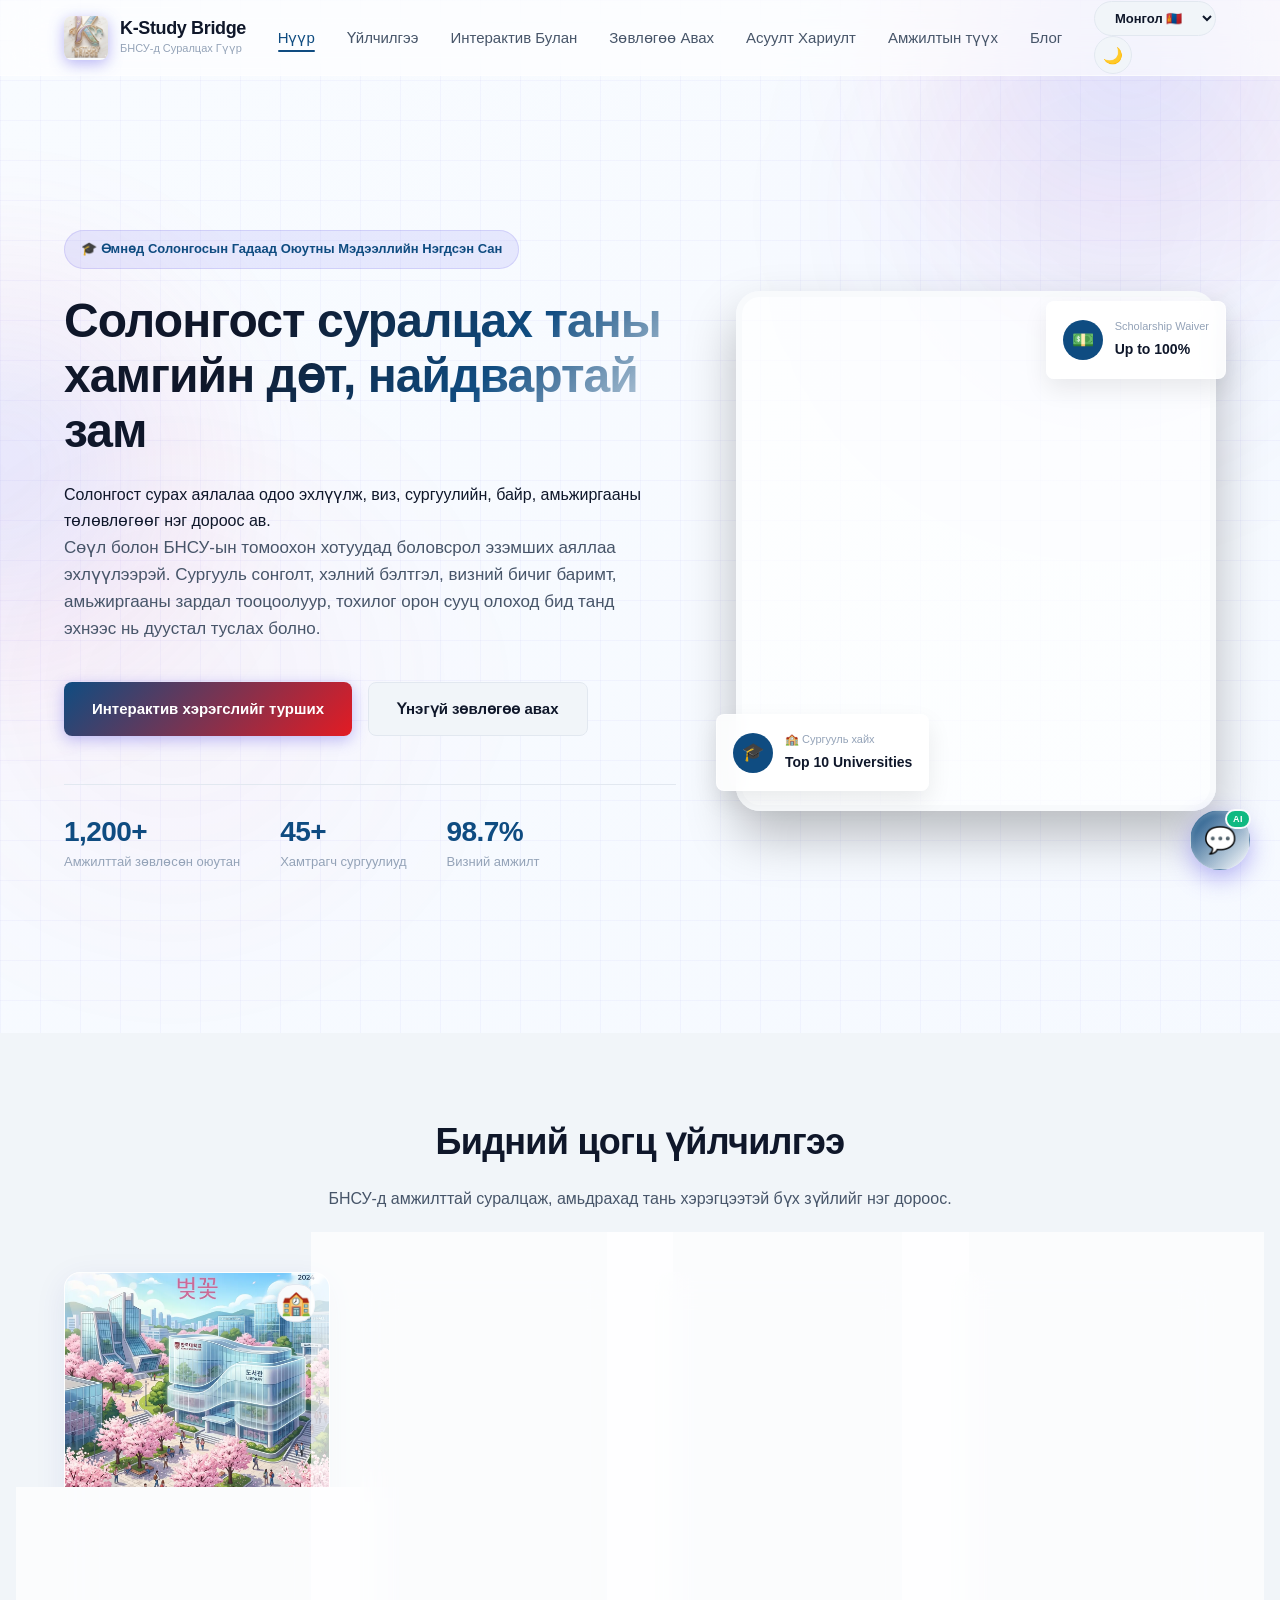
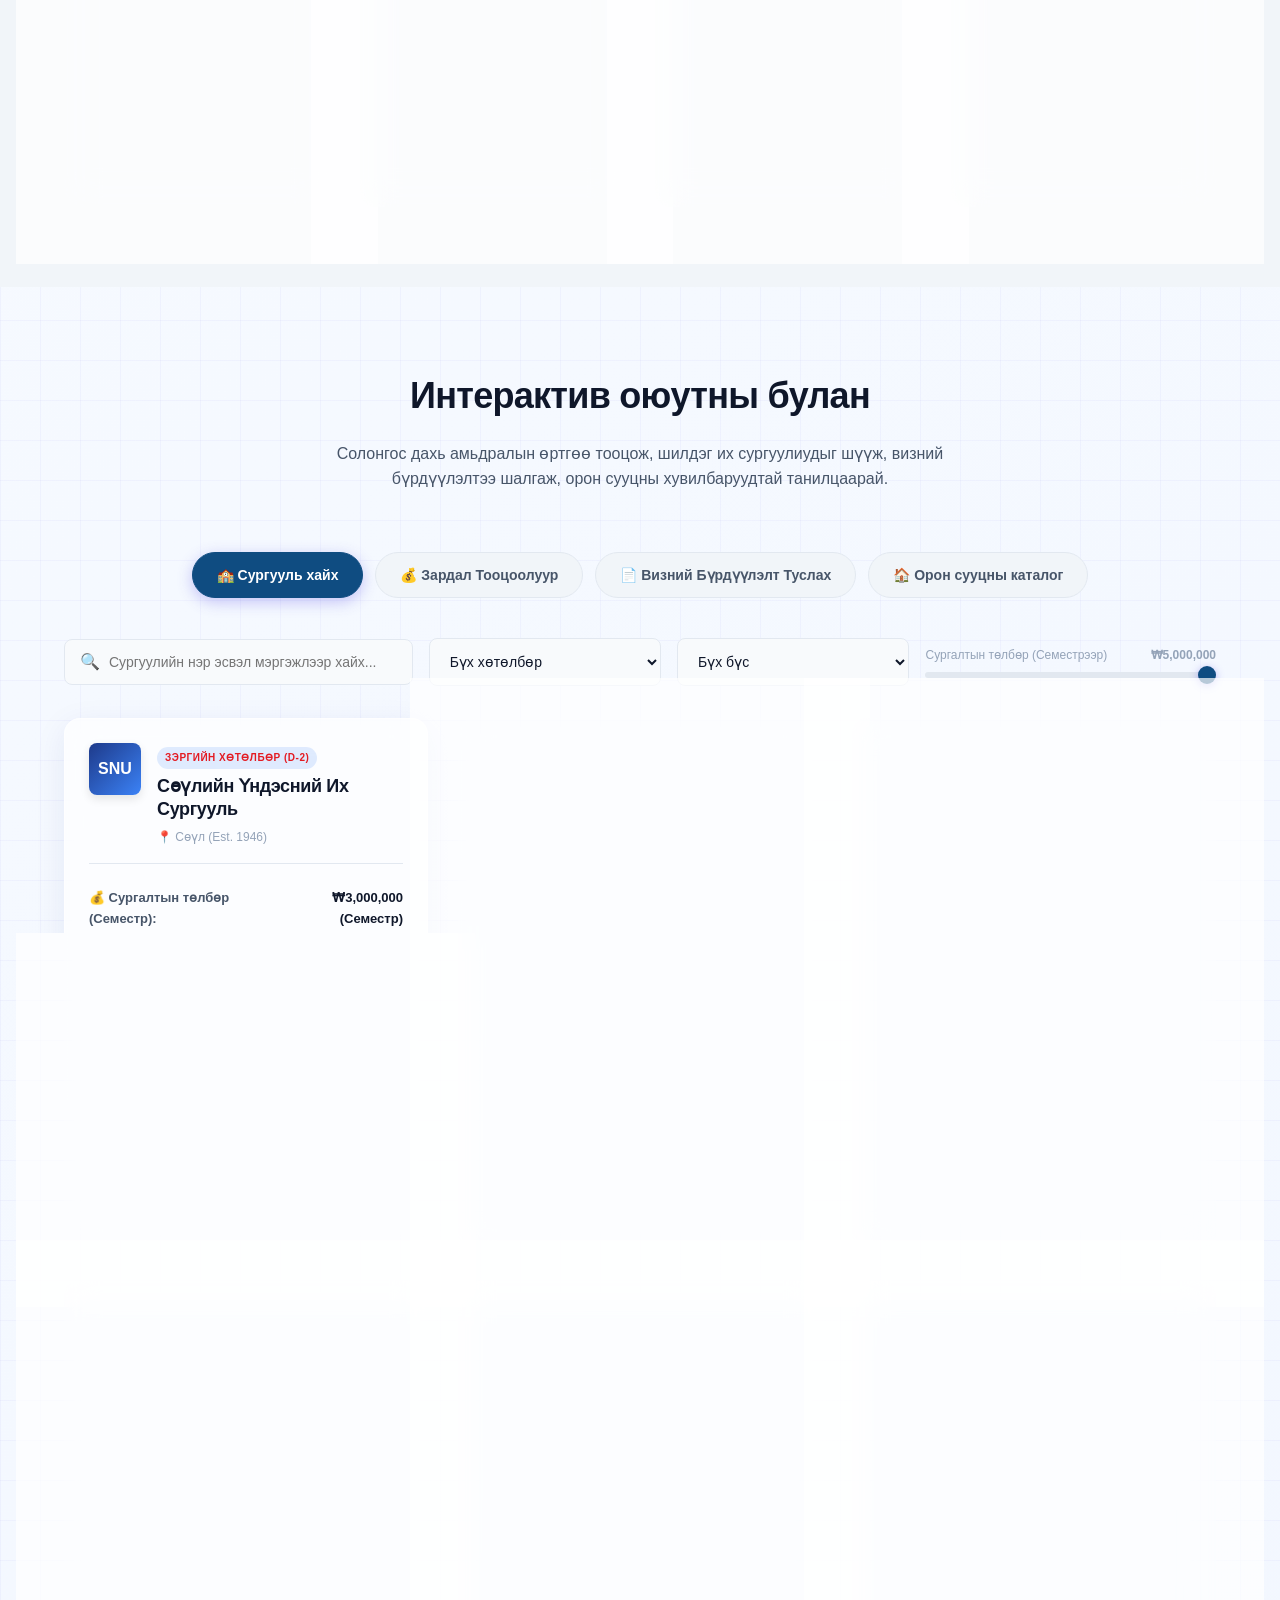
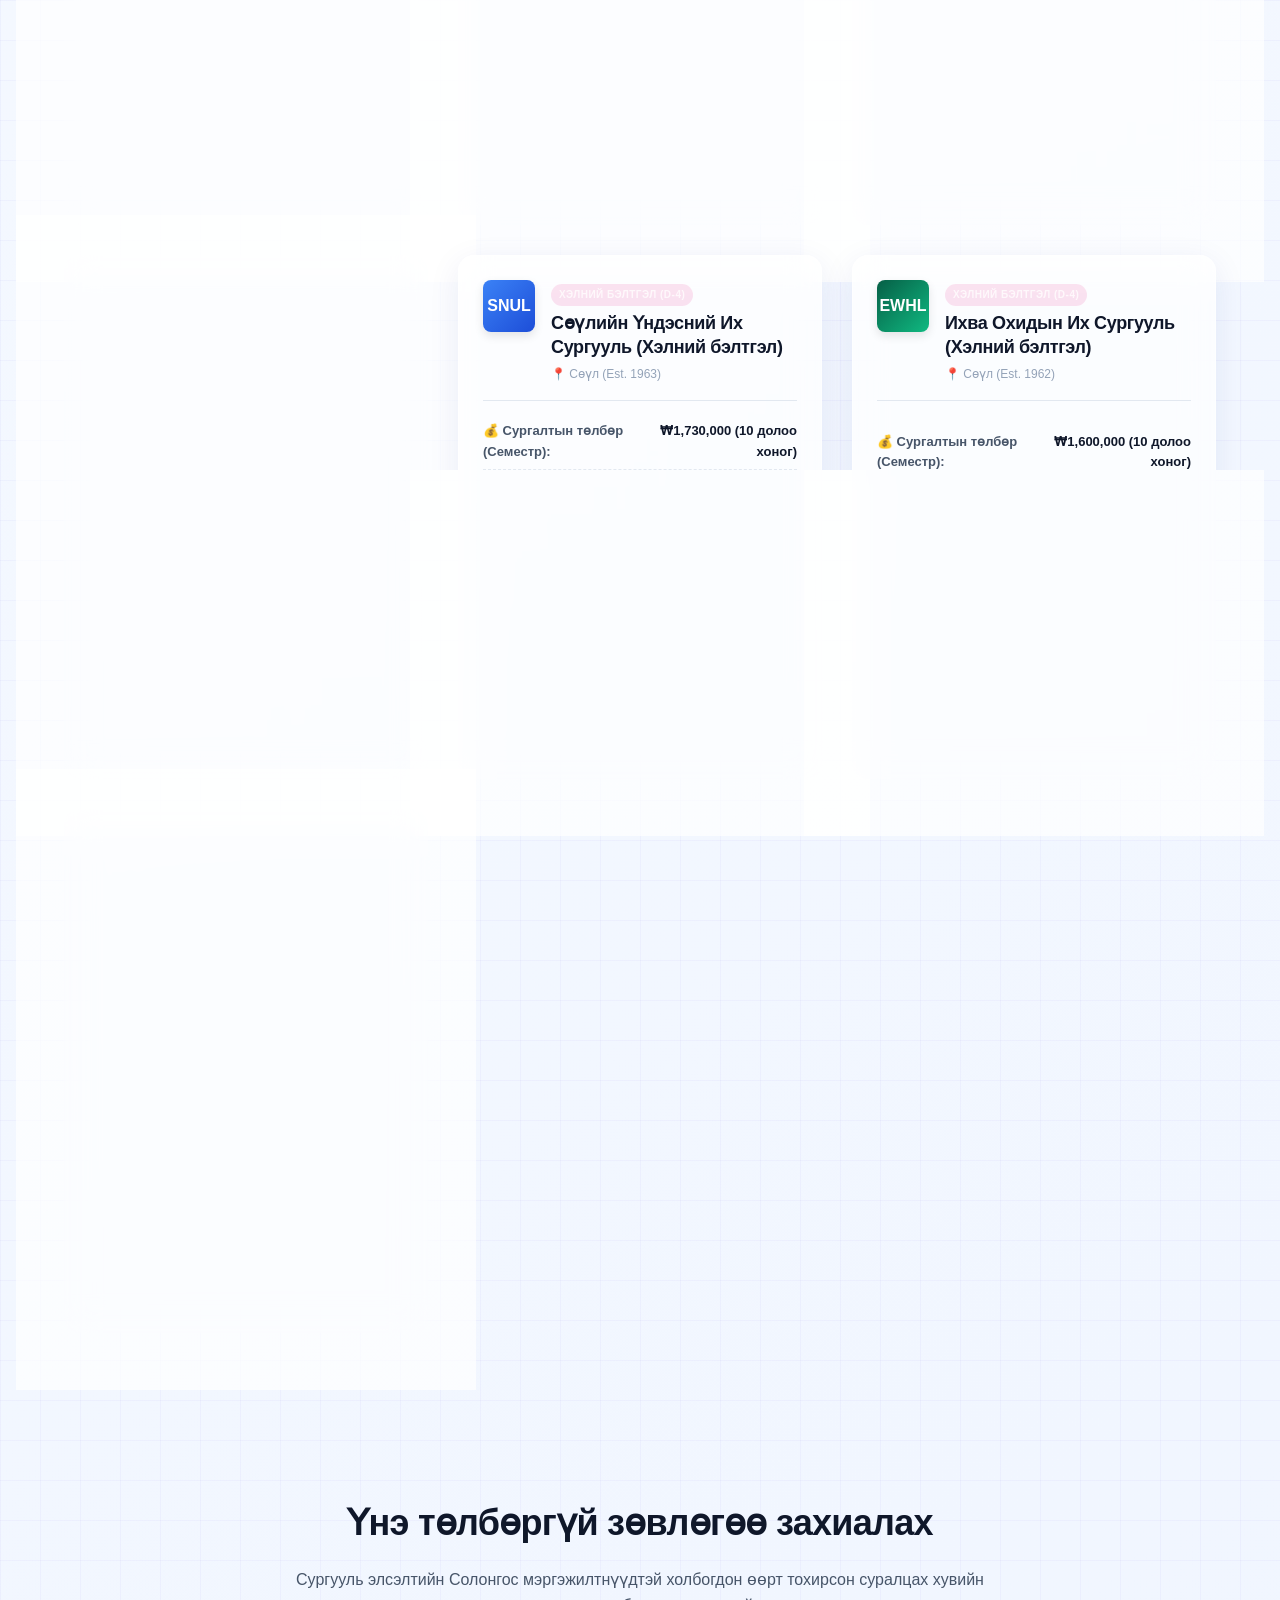
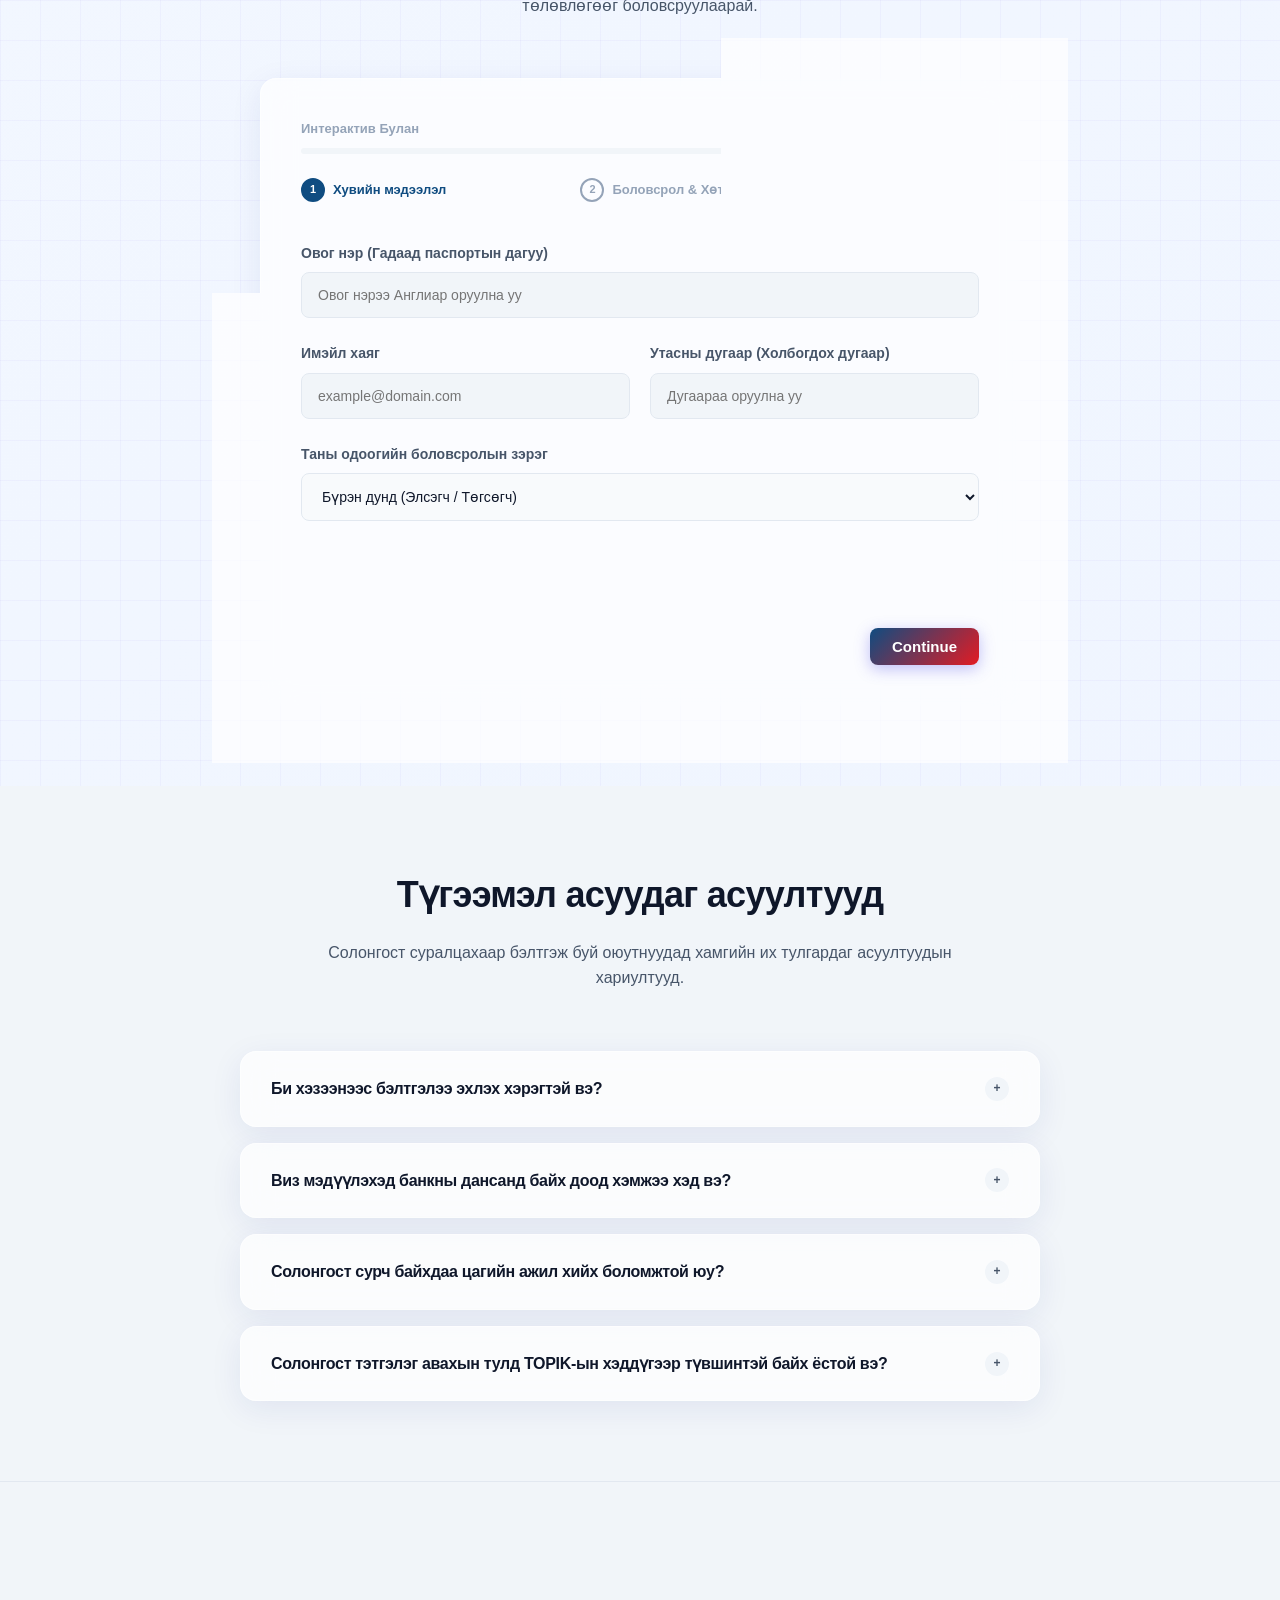
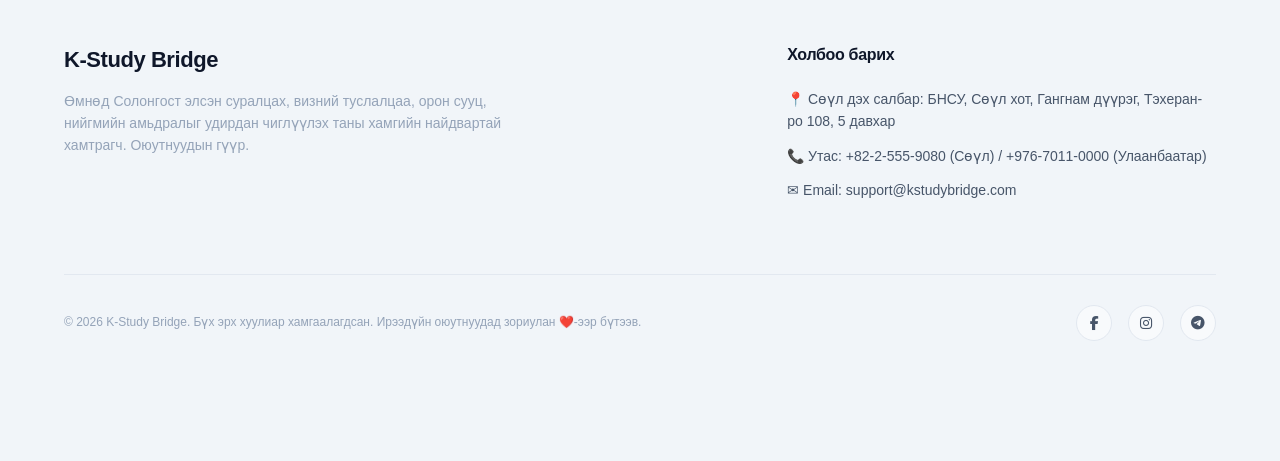
<file: index.html>
<!DOCTYPE html>
<html lang="mn">
<head>
  <meta charset="UTF-8">
  <meta name="viewport" content="width=device-width, initial-scale=1.0">
  <title>K-Study Bridge | South Korea International Student Gateway</title>
  <meta name="description" content="K-Study Bridge is your trusted partner for university admissions, student visas, housing solutions, and living guidance in South Korea.">
  <meta property="og:title" content="K-Study Bridge | South Korea International Student Gateway">
  <meta property="og:description" content="K-Study Bridge is your trusted partner for university admissions, student visas, housing solutions, and living guidance in South Korea.">
  <meta property="og:image" content="images/hero_main.webp">
  <meta property="og:type" content="website">
  <meta name="twitter:card" content="summary_large_image">
  <meta name="twitter:title" content="K-Study Bridge | South Korea International Student Gateway">
  <meta name="twitter:description" content="K-Study Bridge is your trusted partner for university admissions, student visas, housing solutions, and living guidance in South Korea.">
  <meta name="twitter:image" content="images/hero_main.webp">

  <script type="application/ld+json">
  {
    "@context": "https://schema.org",
    "@graph": [
      {
        "@type": "Organization",
        "@id": "https://kstudy-bridge.example.com/#organization",
        "name": "K-Study Bridge",
        "url": "https://kstudy-bridge.example.com",
        "logo": "https://kstudy-bridge.example.com/images/k_logo.webp",
        "contactPoint": [
          {
            "@type": "ContactPoint",
            "contactType": "customer support",
            "telephone": "+82-2-555-9080",
            "areaServed": "KR"
          }
        ]
      },
      {
        "@type": "WebSite",
        "url": "https://kstudy-bridge.example.com",
        "name": "K-Study Bridge",
        "description": "K-Study Bridge connects international students with admission, visa, housing, and living services in South Korea."
      },
      {
        "@type": "FAQPage",
        "mainEntity": [
          {
            "@type": "Question",
            "name": "Би хэзээнээс бэлтгэлээ эхлэх хэрэгтэй вэ?",
            "acceptedAnswer": {
              "@type": "Answer",
              "text": "Хэлний бэлтгэлд (D-4) элсэхийн тулд хичээл эхлэхээс 3-4 сарын өмнө бэлдэж эхэлнэ (Жилд 4 удаа элсэлт авдаг: 3, 6, 9, 12 сард). Харин үндсэн ангид (D-2) элсэхийн тулд 6-8 сарын өмнө бэлтгэлийг хангана (Жилд 2 удаа: 3 болон 9 сар)."
            }
          },
          {
            "@type": "Question",
            "name": "Виз мэдүүлэхэд банкны дансанд байх доод хэмжээ хэд вэ?",
            "acceptedAnswer": {
              "@type": "Answer",
              "text": "Бакалавр, магистрын D-2 визэнд ихэвчлэн 16,000-аас 20,000 ам.долларын баталгаа ЭСЯ шаарддаг. Хэлний бэлтгэлийн D-4 визний хувьд 8,000-аас 10,000 ам.долларыг тодорхой хугацаанд царцаасан байх хэрэгтэй байдаг."
            }
          },
          {
            "@type": "Question",
            "name": "Солонгост сурч байхдаа цагийн ажил хийх боломжтой юу?",
            "acceptedAnswer": {
              "@type": "Answer",
              "text": "Гадаад оюутны ARC үнэмлэх авсан тохиолдолд эхний 1 семестер (эсвэл 6 сар) амжилттай суралцсаны дараа сургуулиасаа зөвшөөрөл авч, долоо хоногт 20-30 хүртэл цагаар цагийн ажил хийх боломжтой."
            }
          },
          {
            "@type": "Question",
            "name": "Солонгост тэтгэлэг авахын тулд TOPIK-ын хэд дүгээр түвшинтэй байх ёстой вэ?",
            "acceptedAnswer": {
              "@type": "Answer",
              "text": "Бакалавр эсвэл магистрын ангид TOPIK 3-тай бол 30% төлбөрийн хөнгөлөлт, TOPIK 4-тэй бол 50%, харин TOPIK 5 эсвэл 6-тэй байвал маш олон сургууль сургалтын төлбөрөөс 100% чөлөөлөх тэтгэлэг санал болгодог."
            }
          }
        ]
      }
    ]
  }
  </script>

  <!-- CSS Stylesheet -->
  <link rel="stylesheet" href="css/style.min.css">
  <link rel="stylesheet" href="https://cdnjs.cloudflare.com/ajax/libs/font-awesome/6.5.1/css/all.min.css" crossorigin="anonymous" />
</head>
<body>
  <a class="skip-link" href="#main-content">Контент руу үсрэх</a>

  <!-- Background Decorative Glowing Lights -->
  <div class="glowing-bg-circle glowing-bg-circle-1"></div>
  <div class="glowing-bg-circle glowing-bg-circle-2"></div>

  <!-- Header Navigation -->
  <header class="navbar" role="navigation" aria-label="Primary navigation">
    <div class="nav-container">
      <a href="#" class="nav-logo">
        <div class="logo-icon-img-wrap">
          <picture>
            <source type="image/webp" srcset="images/k_logo.webp">
            <img src="images/k_logo.png" alt="K-Study Bridge" class="nav-logo-img" width="992" height="1079" loading="lazy">
          </picture>
        </div>
        <div class="logo-meta">
          <h1 data-translate="logoName">K-Study Bridge</h1>
          <span data-translate="logoTagline">БНСУ-д Суралцах Гүүр</span>
        </div>
      </a>
      <button id="nav-toggle" class="nav-toggle" aria-label="Open navigation menu" aria-expanded="false" aria-controls="main-navigation">
        <i class="fa-solid fa-bars" aria-hidden="true"></i>
        <i class="fa-solid fa-xmark" aria-hidden="true"></i>
      </button>
      
      <ul class="nav-links" id="main-navigation">
        <li><a href="#" class="nav-link" data-translate="navHome">Нүүр</a></li>
        <li class="nav-item dropdown">
          <button class="nav-link dropdown-toggle" type="button" aria-haspopup="true" aria-expanded="false" data-translate="navServices">
            Үйлчилгээ <i class="fa-solid fa-chevron-down" aria-hidden="true"></i>
          </button>
          <ul class="dropdown-menu">
            <li><a href="#services" data-translate="dropServiceOverview">Үйлчилгээний товч</a></li>
            <li><a href="service-university.html" data-translate="dropUniPage">Сургуулийн үйлчилгээ</a></li>
            <li><a href="service-visa.html" data-translate="dropVisaPage">Визийн үйлчилгээ</a></li>
            <li><a href="service-housing.html" data-translate="dropHousingPage">Байрны үйлчилгээ</a></li>
            <li><a href="service-living.html" data-translate="dropLivingPage">Амьдралын үйлчилгээ</a></li>
          </ul>
        </li>
        <li><a href="#dashboard" class="nav-link" data-translate="navDashboard">Интерактив Булан</a></li>
        <li><a href="#booking" class="nav-link" data-translate="navBooking">Зөвлөгөө Авах</a></li>
        <li><a href="#faq" class="nav-link" data-translate="navFaq">Асуулт Хариулт</a></li>
        <li><a href="success-story.html" class="nav-link" data-translate="navStory">Амжилтын түүх</a></li>
        <li><a href="blog.html" class="nav-link" data-translate="navBlog">Блог</a></li>
      </ul>

      <div class="nav-actions">
        <select id="lang-select" class="lang-select-dropdown" aria-label="Select Language">
          <option value="mn">Монгол 🇲🇳</option>
          <option value="en">English 🇺🇸</option>
          <option value="ko">한국어 🇰🇷</option>
        </select>
        <button id="theme-toggle-btn" class="theme-btn" aria-label="Toggle Theme">🌙</button>
      </div>
    </div>
  </header>

  <!-- Hero Landing Section -->
  <section id="main-content" class="hero">
    <div class="container hero-grid">
      <div class="hero-content">
        <span class="hero-badge" data-translate="heroBadge">🎓 Өмнөд Солонгосын Гадаад Оюутны Мэдээллийн Нэгдсэн Сан</span>
        <h2 class="hero-title" data-translate="heroTitle">Солонгост суралцах таны хамгийн дөт, найдвартай зам</h2>
        <p class="hero-subtitle" data-translate="heroSubtitle">Солонгост сурах аялалаа одоо эхлүүлж, виз, сургууль, байр болон амьдралын төлөвлөгөөг нэг дороос ав.</p>
        <p class="hero-desc" data-translate="heroDesc">Сургууль сонголт, хэлний бэлтгэл, визний бичиг баримт, амьжиргааны зардал тооцоолуур, тохилог орон сууц олоход бид танд эхнээс нь дуустал туслах болно.</p>
        
        <div class="hero-actions">
          <a href="#dashboard" class="btn-primary" data-translate="heroBtnExplore">Интерактив хэрэгслийг турших</a>
          <a href="#booking" class="btn-secondary" data-translate="heroBtnConsult">Үнэгүй зөвлөгөө авах</a>
        </div>

        <div class="hero-stats">
          <div class="stat-item">
            <h4>1,200+</h4>
            <p data-translate="heroStatsStudents">Амжилттай зөвлөсөн оюутан</p>
          </div>
          <div class="stat-item">
            <h4>45+</h4>
            <p data-translate="heroStatsUniversities">Хамтрагч сургуулиуд</p>
          </div>
          <div class="stat-item">
            <h4>98.7%</h4>
            <p data-translate="heroStatsVisa">Визний амжилт</p>
          </div>
        </div>
      </div>

      <div class="hero-visual">
        <div class="hero-fade-slider">
          <picture>
            <source type="image/webp" srcset="images/hero_main.webp">
            <img src="images/hero_main.png" alt="Korean University Campus" class="fade-slide" width="1024" height="1024" loading="lazy">
          </picture>
          <picture>
            <source type="image/webp" srcset="images/slide_2.webp">
            <img src="images/slide_2.jpg" alt="International Students" class="fade-slide" width="800" height="533" loading="lazy">
          </picture>
          <picture>
            <source type="image/webp" srcset="images/slide_3.webp">
            <img src="images/slide_3.jpg" alt="Seoul City View" class="fade-slide" width="800" height="1241" loading="lazy">
          </picture>
          <picture>
            <source type="image/webp" srcset="images/slide_4.webp">
            <img src="images/slide_4.jpg" alt="University Library" class="fade-slide" width="800" height="533" loading="lazy">
          </picture>
        </div>
        <!-- Floating overlay widgets -->
        <div class="floating-overlay-card card-1">
          <div class="floating-card-icon">🎓</div>
          <div class="floating-card-meta">
            <span data-translate="tabUniversities">🏫 Сургууль хайх</span>
            <strong>Top 10 Universities</strong>
          </div>
        </div>
        <div class="floating-overlay-card card-2">
          <div class="floating-card-icon">💵</div>
          <div class="floating-card-meta">
            <span>Scholarship Waiver</span>
            <strong>Up to 100%</strong>
          </div>
        </div>
      </div>
    </div>
  </section>

  <!-- Core Services Showcase -->
  <section id="services" class="services-section">
    <div class="container">
      <div class="section-header">
        <h2 data-translate="servicesTitle">Бидний цогц үйлчилгээ</h2>
        <p data-translate="servicesSubtitle">БНСУ-д амжилттай суралцааж, амьдрахад тань хэрэгцээтэй бүх зүйлийг нэг дороос.</p>
      </div>

      <div class="services-grid">
        <!-- Card 1 -->
        <div class="service-card glass-card" data-target-tab="panel-universities" data-detail-page="service-university.html">
          <div class="service-image-wrapper">
            <picture>
              <source type="image/webp" srcset="images/uni_prep.webp">
              <img src="images/uni_prep.png" alt="Сургууль, Хэлний Бэлтгэл" class="service-img" width="1024" height="1024" loading="lazy">
            </picture>
            <div class="service-icon-badge">🏫</div>
          </div>
          <div class="service-content">
            <h3 data-translate="service1Title">Сургууль, Хэлний Бэлтгэл</h3>
            <p data-translate="service1Desc">БНСУ-ын шилдэг их дээд сургууль, хэлний бэлтгэлийн хөтөлбөрт шууд элсэх өргөдөл бэлтгэх, эсээ хянах, зөв сургууль сонгоход тусална.</p>
            <div class="service-card-action">
              <span class="service-learn-more" data-translate="serviceLearnMore">Дэлгэрэнгүй үзэх ➔</span>
            </div>
          </div>
        </div>
        <!-- Card 2 -->
        <div class="service-card glass-card" data-target-tab="panel-visa" data-detail-page="service-visa.html">
          <div class="service-image-wrapper">
            <picture>
              <source type="image/webp" srcset="images/visa_doc.webp">
              <img src="images/visa_doc.png" alt="Виз, Бичиг Баримт Гүйцэтгэл" class="service-img" width="1024" height="1024" loading="lazy">
            </picture>
            <div class="service-icon-badge">📄</div>
          </div>
          <div class="service-content">
            <h3 data-translate="service2Title">Виз, Бичиг Баримт Гүйцэтгэл</h3>
            <p data-translate="service2Desc">D-2/D-4 ангиллын визний шаардлага, банкны баталгаа, бичиг баримтын баталгаажуулалт, ЭСЯ-ны ярилцлагад бэлтгэх зөвлөмж.</p>
            <div class="service-card-action">
              <span class="service-learn-more" data-translate="serviceLearnMore">Дэлгэрэнгүй үзэх ➔</span>
            </div>
          </div>
        </div>
        <!-- Card 3 -->
        <div class="service-card glass-card" data-target-tab="panel-housing" data-detail-page="service-housing.html">
          <div class="service-image-wrapper">
            <picture>
              <source type="image/webp" srcset="images/housing_search.webp">
              <img src="images/housing_search.png" alt="Тохилог Орон Сууц хайх" class="service-img" width="1024" height="1024" loading="lazy">
            </picture>
            <div class="service-icon-badge">🏠</div>
          </div>
          <div class="service-content">
            <h3 data-translate="service3Title">Тохилог Орон Сууц хайх</h3>
            <p data-translate="service3Desc">Оюутны дотуур байр, Гошивон, тусдаа нэг өрөө байр гэх мэт гадаад оюутнуудын төсөвт нийцсэн тохилог байруудыг санал болгоно.</p>
            <div class="service-card-action">
              <span class="service-learn-more" data-translate="serviceLearnMore">Дэлгэрэнгүй үзэх ➔</span>
            </div>
          </div>
        </div>
        <!-- Card 4 -->
        <div class="service-card glass-card" data-target-tab="panel-calculator" data-detail-page="service-living.html">
          <div class="service-image-wrapper">
            <picture>
              <source type="image/webp" srcset="images/living_integration.webp">
              <img src="images/living_integration.png" alt="Амьжиргаа, Интеграци" class="service-img" width="1024" height="1024" loading="lazy">
            </picture>
            <div class="service-icon-badge">🌐</div>
          </div>
          <div class="service-content">
            <h3 data-translate="service4Title">Амьжиргаа, Интеграци</h3>
            <p data-translate="service4Desc">БНСУ-д очсоны дараах гадаад иргэний үнэмлэх (ARC) авах, банкны данс нээх, Солонгос утасны дугаар авах болон цагийн ажлын зөвшөөрөл авах практик заавар.</p>
            <div class="service-card-action">
              <span class="service-learn-more" data-translate="serviceLearnMore">Дэлгэрэнгүй үзэх ➔</span>
            </div>
          </div>
        </div>
      </div>
    </div>
  </section>

  <!-- Interactive Student Dashboard -->
  <section id="dashboard" class="dashboard-section">
    <div class="container">
      <div class="section-header">
        <h2 data-translate="hubTitle">Интерактив оюутны булан</h2>
        <p data-translate="hubSubtitle">Солонгос дахь амьдралын өртгөө тооцож, шилдэг их сургуулиудыг шүүж, визний бүрдүүлэлтээ шалгаж, орон сууцны хувилбаруудтай танилцаарай.</p>
      </div>

      <div class="dashboard-container">
        <!-- Dashboard Tab Controls -->
        <nav class="dashboard-nav">
          <button class="dashboard-tab-btn active" data-tab="panel-universities" data-translate="tabUniversities">🏫 Сургууль хайх</button>
          <button class="dashboard-tab-btn" data-tab="panel-calculator" data-translate="tabCalculator">💰 Зардал Тооцоолуур</button>
          <button class="dashboard-tab-btn" data-tab="panel-visa" data-translate="tabVisa">📄 Визний Бүрдүүлэлт Туслах</button>
          <button class="dashboard-tab-btn" data-tab="panel-housing" data-translate="tabHousing">🏠 Орон сууцны каталог</button>
        </nav>

        <!-- PANEL 1: University Finder -->
        <div id="panel-universities" class="dashboard-panel active">
          <div class="uni-controls-wrap">
            <div class="search-input-group">
              <span class="search-icon">🔍</span>
              <input type="text" id="uni-search-input" class="form-control-input" placeholder="Сургуулийн нэр эсвэл мэргэжлээр хайх..." data-translate-placeholder="uniSearchPlaceholder">
            </div>

            <div class="select-input-group">
              <select id="uni-filter-type" class="form-control-select" aria-label="Filter by Type">
                <option value="all" data-translate="uniFilterTypeAll">Бүх хөтөлбөр</option>
                <option value="university" data-translate="uniFilterTypeUni">Бакалавр / Магистр (D-2)</option>
                <option value="language" data-translate="uniFilterTypeLang">Хэлний бэлтгэл (D-4)</option>
              </select>
            </div>

            <div class="select-input-group">
              <select id="uni-filter-loc" class="form-control-select" aria-label="Filter by Location">
                <option value="all" data-translate="uniFilterLocAll">Бүх бүс</option>
                <option value="seoul">Seoul</option>
                <option value="busan">Busan</option>
                <option value="daejeon">Daejeon</option>
              </select>
            </div>

            <div class="tuition-slider-group">
              <div class="slider-label-meta">
                <span data-translate="uniFilterMaxTuition">Сургалтын төлбөр (Семестрээр)</span>
                <strong id="uni-filter-tuition-val">₩5,000,000</strong>
              </div>
              <input type="range" id="uni-filter-tuition" class="custom-range-slider" min="1500000" max="5000000" step="100000" value="5000000" aria-label="Tuition Filter Slider">
            </div>
          </div>

          <!-- Universities Result Grid -->
          <div id="university-cards-grid" class="university-cards-grid">
            <!-- Rendered Dynamically via JS -->
          </div>
        </div>

        <!-- PANEL 2: Cost of Living Estimator -->
        <div id="panel-calculator" class="dashboard-panel">
          <div class="calculator-grid">
            <div class="calc-sliders-card glass-card">
              <h3 data-translate="calcHeading">БНСУ-д сар бүр гарах амьжиргааны зардлыг тооцоолно уу</h3>
              <p class="hero-desc" data-translate="calcSubheading" style="margin-bottom: 30px;">Слайдеруудыг ашиглан Солонгос воноор (KRW) зардлаа тохируулахад доллар болон төгрөг рүү автоматаар хөрвөнө.</p>

              <!-- Sliders -->
              <div class="calc-slider-block">
                <div class="calc-label-row">
                  <label for="calc-rent" data-translate="calcLabelRent">Байр түрээс & Ашиглалтын зардал (Дотуур байр / Гошивон / Нэг өрөө):</label>
                  <span id="calc-rent-val" class="calc-numeric-val">₩350,000</span>
                </div>
                <input type="range" id="calc-rent" class="custom-range-slider" min="150000" max="1200000" step="25000" value="350000">
              </div>

              <div class="calc-slider-block">
                <div class="calc-label-row">
                  <label for="calc-food" data-translate="calcLabelFood">Хоол хүнс (Гадуур хооллох, кафе, хүнсний дэлгүүр):</label>
                  <span id="calc-food-val" class="calc-numeric-val">₩300,000</span>
                </div>
                <input type="range" id="calc-food" class="custom-range-slider" min="150000" max="800000" step="20000" value="300000">
              </div>

              <div class="calc-slider-block">
                <div class="calc-label-row">
                  <label for="calc-transport" data-translate="calcLabelTransit">Нийтийн тээврийн зардал (Метро, автобус, такси):</label>
                  <span id="calc-transport-val" class="calc-numeric-val">₩70,000</span>
                </div>
                <input type="range" id="calc-transport" class="custom-range-slider" min="30000" max="250000" step="10000" value="70000">
              </div>

              <div class="calc-slider-block">
                <div class="calc-label-row">
                  <label for="calc-insurance" data-translate="calcLabelInsurance">Эрүүл мэндийн даатгал (National Health Insurance) & Эм тариа:</label>
                  <span id="calc-insurance-val" class="calc-numeric-val">₩60,000</span>
                </div>
                <input type="range" id="calc-insurance" class="custom-range-slider" min="40000" max="150000" step="5000" value="60000">
              </div>

              <div class="calc-slider-block">
                <div class="calc-label-row">
                  <label for="calc-personal" data-translate="calcLabelPersonal">Хэрэглээний мөнгө (Утасны төлбөр, хувцас авах, хобби):</label>
                  <span id="calc-personal-val" class="calc-numeric-val">₩150,000</span>
                </div>
                <input type="range" id="calc-personal" class="custom-range-slider" min="50000" max="600000" step="10000" value="150000">
              </div>
            </div>

            <!-- Budget Summary Panel (Right side) -->
            <div class="calc-summary-card glass-card">
              <h4 class="calc-summary-title" data-translate="calcResultTitle">Сар бүрийн нийт тооцоолсон зардал</h4>
              
              <div class="calc-total-display-wrap">
                <div id="calc-total-krw" class="total-value-krw">₩930,000</div>
                <div class="total-conversions-row">
                  <div class="conversion-col">
                    <span>USD ($)</span>
                    <strong id="calc-total-usd">$689</strong>
                  </div>
                  <div class="conversion-col">
                    <span>MNT (₮)</span>
                    <strong id="calc-total-mnt">₮2,371,500</strong>
                  </div>
                </div>
              </div>

              <div class="budget-badge-wrap">
                <span class="budget-badge-label" data-translate="calcBudgetLevel">Төсвийн зэрэглэлийн зөвлөмж:</span>
                <div id="calc-budget-badge" class="budget-badge badge-mid">Balanced & Comfortable ⚖️</div>
              </div>

              <p id="calc-budget-tip" class="budget-tip-text">Allows you to rent a private room/goshiwon, dine out occasionally, enjoy cafe visits, and fully experience student life in Korea.</p>
              
              <p class="calc-disclaimer" data-translate="calcConvertDisclaimer">* Валютын хөрвүүлэлтийг одоогийн дундаж ханшаар хийсэн болно (1 USD = 1350 KRW, 1 KRW = 2.55 MNT).</p>
            </div>
          </div>
        </div>

        <!-- PANEL 3: Visa Assistant Documentation -->
        <div id="panel-visa" class="dashboard-panel">
          <div class="visa-assistant-wrap">
            <div class="visa-config-card glass-card">
              <h3 data-translate="visaHeading">Визний Бичиг Баримтын Туслах</h3>
              <p class="hero-desc" data-translate="visaSubheading" style="font-size: 14px; margin-bottom: 24px;">ЭСЯ-ны ярилцлагад ороход хэрэгтэй бичиг баримтын жагсаалтыг визний ангиллаар нь автоматаар үүсгэнэ.</p>
              
              <div class="visa-select-box-wrap">
                <label for="visa-category-select" data-translate="visaSelectLabel" style="font-weight:600; font-size:13px; color:var(--text-secondary); display:block; margin-bottom:8px;">Визний ангилал сонгох:</label>
                <select id="visa-category-select" class="form-control-select">
                  <option value="d4" data-translate="visaOptionD4">D-4-1 (General Student - Language Course)</option>
                  <option value="d2" data-translate="visaOptionD2">D-2 (Associate, Bachelor, Master, PhD Degree)</option>
                </select>
              </div>
            </div>

            <div class="visa-checklist-card glass-card">
              <div id="visa-checklist-container">
                <!-- Checklist elements injected via JS -->
              </div>
            </div>
          </div>
        </div>

        <!-- PANEL 4: Housing Catalog -->
        <div id="panel-housing" class="dashboard-panel">
          <div class="section-header" style="margin-bottom: 40px;">
            <h3 data-translate="houseHeading">Олон улсын оюутнуудад зориулсан орон сууцны мэдээлэл</h3>
            <p data-translate="houseSubheading">Өмнөд Солонгост оюутнуудын амьдардаг нийтлэг сууцны давуу тал, зардлыг харьцуулаарай.</p>
          </div>

          <div class="housing-catalog-grid">
            <!-- Card 1 -->
            <div class="housing-card glass-card">
              <div>
                <h3 data-translate="houseTypeDorm">Сургуулийн дотуур байр</h3>
                <p data-translate="houseTypeDormDesc">Аюулгүй, кампус дотор байрладаг. Олон орны найз нөхөдтэй болоход хамгийн тохиромжтой. Ихэвчлэн 2-4-үүлээ өрөөгөө хуваалцдаг.</p>
                <ul class="housing-features-list">
                  <li>24/7 Security & CCTV</li>
                  <li>Campus Wifi</li>
                  <li>Gym & Study Lounge access</li>
                </ul>
              </div>
              <div class="housing-cost-row">
                <span data-translate="houseAvgCost">Дундаж сарын зардал</span>
                <strong>₩250,000 - ₩450,000</strong>
              </div>
            </div>

            <!-- Card 2 -->
            <div class="housing-card glass-card">
              <div>
                <h3 data-translate="houseTypeGoshi">Гошивон (Жижиг өрөө)</h3>
                <p data-translate="houseTypeGoshiDesc">Маш хэмнэлттэй, бага талбайтай боловч дотроо шүршүүр, бие засах газартай хувийн өрөө. Үнэгүй будаа, кимчи, рамен санал болгодог давуу талтай.</p>
                <ul class="housing-features-list">
                  <li>Private room & bathroom</li>
                  <li>No large deposit needed</li>
                  <li>Free Rice, Kimchi & Ramen</li>
                </ul>
              </div>
              <div class="housing-cost-row">
                <span data-translate="houseAvgCost">Дундаж сарын зардал</span>
                <strong>₩300,000 - ₩550,000</strong>
              </div>
            </div>

            <!-- Card 3 -->
            <div class="housing-card glass-card">
              <div>
                <h3 data-translate="houseTypeOneroom">Нэг өрөө байр (Studio)</h3>
                <p data-translate="houseTypeOneroomDesc">Хувийн орон зайг эрхэмлэгчдэд зориулсан тохилог тусдаа байр. Барьцаа мөнгө (Key Money) өндөр байдаг ч гал тогоо болон угаалгын машин хувьдаа эзэмшинэ.</p>
                <ul class="housing-features-list">
                  <li>Ultimate privacy & space</li>
                  <li>Personal kitchen & washer</li>
                  <li>Flexible utilities usage</li>
                </ul>
              </div>
              <div class="housing-cost-row">
                <span data-translate="houseAvgCost">Дундаж сарын зардал</span>
                <strong>₩450,000 - ₩800,000</strong>
              </div>
            </div>

            <!-- Card 4 -->
            <div class="housing-card glass-card">
              <div>
                <h3 data-translate="houseTypeShare">Шэйр Хаус / Хамтран амьдрах байр</h3>
                <p data-translate="houseTypeShareDesc">Хувийн өрөөтэй боловч зочны өрөө болон гал тогоогоо бусад оюутнуудтай хамтран ашигладаг. Олон улсын найрсаг хамт олонтой амьдрах сонирхолтой оюутнуудад зориулагдсан.</p>
                <ul class="housing-features-list">
                  <li>Fully furnished social lounge</li>
                  <li>Bilingual roommates</li>
                  <li>Shared kitchen utilities</li>
                </ul>
              </div>
              <div class="housing-cost-row">
                <span data-translate="houseAvgCost">Дундаж сарын зардал</span>
                <strong>₩350,000 - ₩600,000</strong>
              </div>
            </div>
          </div>
        </div>
      </div>
    </div>
  </section>

  <!-- Consultation Form Section -->
  <section id="booking" class="booking-section">
    <div class="container">
      <div class="section-header">
        <h2 data-translate="bookSectionTitle">Үнэ төлбөргүй зөвлөгөө захиалах</h2>
        <p data-translate="bookSectionSubtitle">Сургууль элсэлтийн Солонгос мэргэжилтнүүдтэй холбогдон өөрт тохирсон суралцах хувийн төлөвлөгөөг боловсруулаарай.</p>
      </div>

      <div class="booking-wizard-card glass-card">
        <!-- Interactive Booking Wizard Container -->
        <div id="booking-wizard-container">
          <!-- Progress tracker header -->
          <div class="wizard-progress-header-wrap">
            <div class="wizard-progress-meta">
              <span data-translate="navDashboard">Зөвлөгөө захиалга</span>
              <strong id="wizard-progress-percent">0%</strong>
            </div>
            <div class="wizard-progress-bg">
              <div id="wizard-progress-bar" class="wizard-progress-fill"></div>
            </div>
            
            <div class="step-indicators-wrap">
              <div class="step-indicator-item active">
                <div class="step-ind-circle">1</div>
                <span data-translate="bookStep1">Хувийн мэдээлэл</span>
              </div>
              <div class="step-indicator-item">
                <div class="step-ind-circle">2</div>
                <span data-translate="bookStep2">Боловсрол & Хөтөлбөр</span>
              </div>
              <div class="step-indicator-item">
                <div class="step-ind-circle">3</div>
                <span data-translate="bookStep3">Нэгтгэл</span>
              </div>
            </div>
          </div>

          <!-- Wizard Multistep Form -->
          <form id="consultation-booking-form" novalidate>
            <!-- STEP 1: Personal Info -->
            <div class="wizard-step active">
              <div class="form-group-block">
                <label for="book-name" data-translate="bookLabelName">Овог нэр (Гадаад паспортын дагуу)</label>
                <input type="text" id="book-name" class="wizard-form-input" placeholder="Овог нэрээ Англиар оруулна уу" data-translate-placeholder="bookPlaceholderName">
                <span id="name-error" class="form-error" data-translate="bookErrorName">Та өөрийн бүтэн нэрийг оруулна уу.</span>
              </div>

              <div class="wizard-two-col">
                <div class="form-group-block">
                  <label for="book-email" data-translate="bookLabelEmail">Имэйл хаяг</label>
                  <input type="email" id="book-email" class="wizard-form-input" placeholder="example@domain.com" data-translate-placeholder="bookPlaceholderEmail">
                  <span id="email-error" class="form-error" data-translate="bookErrorEmail">Зөв имэйл хаяг оруулна уу.</span>
                </div>
                <div class="form-group-block">
                  <label for="book-phone" data-translate="bookLabelPhone">Утасны дугаар (Холбогдох дугаар)</label>
                  <input type="text" id="book-phone" class="wizard-form-input" placeholder="Дугаараа оруулна уу" data-translate-placeholder="bookPlaceholderPhone">
                  <span id="phone-error" class="form-error" data-translate="bookErrorPhone">Утасны дугаараа оруулна уу.</span>
                </div>
              </div>

              <div class="form-group-block">
                <label for="book-current-level" data-translate="bookLabelLevel">Таны одоогийн боловсролын зэрэг</label>
                <select id="book-current-level" class="form-control-select" style="padding: 14px 16px;">
                  <option value="high" data-translate="bookLevelHigh">Бүрэн дунд (Элсэгч / Төгсөгч)</option>
                  <option value="uni" data-translate="bookLevelUni">Их сургуулийн оюутан (Бакалавр / Магистр)</option>
                  <option value="grad" data-translate="bookLevelGrad">Их сургууль төгссөн / Дипломтой</option>
                </select>
              </div>
            </div>

            <!-- STEP 2: Preferences & Academics -->
            <div class="wizard-step">
              <div class="form-group-block">
                <label for="book-program-type" data-translate="bookLabelProg">Та ямар хөтөлбөрөор суралцах хүсэлтэй байна вэ?</label>
                <select id="book-program-type" class="form-control-select" style="padding: 14px 16px;">
                  <option value="" disabled selected>-- Хөтөлбөр сонгох --</option>
                  <option value="language" data-translate="bookProgLang">Солонгос хэлний бэлтгэл (D-4)</option>
                  <option value="bachelor" data-translate="bookProgBach">Бакалаврын зэрэг (D-2)</option>
                  <option value="master" data-translate="bookProgMast">Магистр / Докторын зэрэг (D-2)</option>
                </select>
                <span id="program-error" class="form-error" data-translate="bookErrorProg">Хөтөлбөрийн төрлийг сонгоно уу.</span>
              </div>

              <div class="wizard-two-col">
                <div class="form-group-block">
                  <label for="book-term" data-translate="bookLabelTerm">Элсэхээр төлөвлөж буй улирал</label>
                  <select id="book-term" class="form-control-select" style="padding: 14px 16px;">
                    <option value="Fall 2026">Fall 2026 (September)</option>
                    <option value="Winter 2026">Winter 2026 (December)</option>
                    <option value="Spring 2027">Spring 2027 (March)</option>
                    <option value="Summer 2027">Summer 2027 (June)</option>
                  </select>
                </div>
                <div class="form-group-block">
                  <label for="book-korean" data-translate="bookLabelKorean">Таны Солонгос хэлний одоогийн түвшин</label>
                  <select id="book-korean" class="form-control-select" style="padding: 14px 16px;">
                    <option value="none" data-translate="bookLevelNone">Солонгос хэлний мэдлэггүй (Анхан шат)</option>
                    <option value="basic" data-translate="bookLevelBasic">Өдөр тутмын ярианы мэдлэгтэй / TOPIK 1-2</option>
                    <option value="inter" data-translate="bookLevelInter">Дунд шатны мэдлэгтэй / TOPIK 3-4</option>
                    <option value="advanced" data-translate="bookLevelAdv">Гүнзгий шат / TOPIK 5-6</option>
                  </select>
                </div>
              </div>

              <div class="form-group-block">
                <label for="book-notes" data-translate="bookLabelNotes">Нэмэлт асуулт эсвэл онцгой хүсэлтүүд</label>
                <textarea id="book-notes" class="wizard-form-input" style="height: 100px; resize: none;" placeholder="Сонгохыг хүсч буй сургууль, мэргэжил эсвэл төсвийн боломжийнхоо талаар бичнэ үү..." data-translate-placeholder="bookPlaceholderNotes"></textarea>
              </div>
            </div>

            <!-- STEP 3: Summary -->
            <div class="wizard-step">
              <div class="wizard-summary-layout">
                <h4 data-translate="bookStep3">Бүртгэлийн нэгтгэл мэдээлэл</h4>
                <div class="summary-data-list">
                  <div class="summary-data-item">
                    <span data-translate="bookLabelName">Нэр:</span>
                    <strong id="summary-name">John Doe</strong>
                  </div>
                  <div class="summary-data-item">
                    <span data-translate="bookLabelEmail">Имэйл:</span>
                    <strong id="summary-email">john@example.com</strong>
                  </div>
                  <div class="summary-data-item">
                    <span data-translate="bookLabelPhone">Утас:</span>
                    <strong id="summary-phone">+976-9999-9999</strong>
                  </div>
                  <div class="summary-data-item">
                    <span data-translate="bookLabelProg">Хөтөлбөр:</span>
                    <strong id="summary-program">Bachelor's Degree</strong>
                  </div>
                  <div class="summary-data-item">
                    <span data-translate="bookLabelTerm">Хичээлийн улирал:</span>
                    <strong id="summary-term">Spring 2027</strong>
                  </div>
                  <div class="summary-data-item">
                    <span data-translate="bookLabelKorean">Хэлний түвшин:</span>
                    <strong id="summary-korean">TOPIK Level 3-4</strong>
                  </div>
                  <div class="summary-data-item summary-notes-row hidden">
                    <span data-translate="bookLabelNotes">Нэмэлт асуулт / тусгай хүсэлт:</span>
                    <strong id="summary-notes"></strong>
                  </div>
                </div>
              </div>
            </div>

            <div id="booking-status-message" class="booking-status-message" aria-live="polite"></div>

            <!-- Wizard Bottom Control Actions -->
            <div class="booking-wizard-actions">
              <button type="button" id="prev-step-btn" class="btn-secondary" style="padding: 10px 22px;">Back</button>
              <button type="button" id="next-step-btn" class="btn-primary" style="padding: 10px 22px;">Continue</button>
              <button type="submit" id="submit-booking-btn" class="btn-primary" style="padding: 10px 22px; display: none;">Schedule Consultation 🚀</button>
            </div>
          </form>
        </div>

        <!-- Consultation SUCCESS Card -->
        <div id="booking-success-container" class="booking-success-container">
          <canvas id="confetti-canvas" class="confetti-canvas-element"></canvas>
          <div class="success-icon-globe">✓</div>
          <h3 class="success-title" data-translate="bookSuccessTitle">Хүсэлт амжилттай бүртгэгдлээ! 🎉</h3>
          <p class="success-desc" data-translate="bookSuccessDesc">Баярлалаа! Таны мэдээлэл бүртгэгдлээ. Манай ахлах сургалтын зөвлөх таны профайлыг хянаж үзээд 24 цагийн дотор Имэйл эсвэл утсаар холбогдож үнэ төлбөргүй зөвлөгөө өгөх видео дуудлагын цагийг тохируулах болно.</p>
          <button id="restart-booking-btn" class="btn-secondary" data-translate="bookSuccessBtnReset">Дахин хүсэлт илгээх</button>
        </div>
      </div>
    </div>
  </section>

  <!-- Frequently Asked Questions Section -->
  <section id="faq" class="faq-section" style="background-color: var(--bg-secondary); transition: background-color var(--transition-smooth);">
    <div class="container">
      <div class="section-header">
        <h2 data-translate="faqSectionTitle">Түгээмэл асуудаг асуултууд</h2>
        <p data-translate="faqSectionSubtitle">Солонгост суралцахаар бэлтгэж буй оюутнуудад хамгийн их тулгардаг асуултуудын хариултууд.</p>
      </div>

      <div class="faq-grid">
        <!-- Q1 -->
        <div class="faq-item glass-card">
          <div class="faq-q">
            <h3 data-translate="faq1Q">Би хэзээнээс бэлтгэлээ эхлэх хэрэгтэй вэ?</h3>
            <div class="faq-icon-indicator">+</div>
          </div>
          <div class="faq-a">
            <div class="faq-a-inner" data-translate="faq1A">
              Хэлний бэлтгэлд (D-4) элсэхийн тулд хичээл эхлэхээс 3-4 сарын өмнө бэлдэж эхэлнэ (Жилд 4 удаа элсэлт авдаг: 3, 6, 9, 12 сард). Харин үндсэн ангид (D-2) элсэхийн тулд 6-8 сарын өмнө бэлтгэлийг хангана (Жилд 2 удаа: 3 болон 9 сар).
            </div>
          </div>
        </div>

        <!-- Q2 -->
        <div class="faq-item glass-card">
          <div class="faq-q">
            <h3 data-translate="faq2Q">Виз мэдүүлэхэд банкны дансанд байх доод хэмжээ хэд вэ?</h3>
            <div class="faq-icon-indicator">+</div>
          </div>
          <div class="faq-a">
            <div class="faq-a-inner" data-translate="faq2A">
              Бакалавр, магистрын D-2 визэнд ихэвчлэн 16,000-аас 20,000 ам.долларын баталгаа ЭСЯ шаарддаг. Хэлний бэлтгэлийн D-4 визний хувьд 8,000-аас 10,000 ам.долларыг тодорхой хугацаанд царцаасан байх хэрэгтэй байдаг.
            </div>
          </div>
        </div>

        <!-- Q3 -->
        <div class="faq-item glass-card">
          <div class="faq-q">
            <h3 data-translate="faq3Q">Солонгост сурч байхдаа цагийн ажил хийх боломжтой юу?</h3>
            <div class="faq-icon-indicator">+</div>
          </div>
          <div class="faq-a">
            <div class="faq-a-inner" data-translate="faq3A">
              Тийм ээ! Гадаад оюутны ARC үнэмлэх авсан тохиолдолд эхний 1 семестр (эсвэл 6 сар) амжилттай суралцасаны дараа сургуулиасаа зөвшөөрөл авч, долоо хоногт 20-30 хүртэл цагаар хууль ёсоор цагийн ажил хийх эрхтэй болно.
            </div>
          </div>
        </div>

        <!-- Q4 -->
        <div class="faq-item glass-card">
          <div class="faq-q">
            <h3 data-translate="faq4Q">Солонгост тэтгэлэг авахын тулд TOPIK-ын хэддүгээр түвшинтэй байх ёстой вэ?</h3>
            <div class="faq-icon-indicator">+</div>
          </div>
          <div class="faq-a">
            <div class="faq-a-inner" data-translate="faq4A">
              Бакалавр элсэлтэнд TOPIK 3-тай бол 30% төлбөрийн хөнгөлөлт, TOPIK 4-тэй бол 50%, харин TOPIK 5 эсвэл 6-тай байвал маш олон сургууль сургалтын төлбөрөөс 100% чөлөөлөх тэтгэлэг санал болгодог.
            </div>
          </div>
        </div>
      </div>
    </div>
  </section>

  <!-- Footer -->
  <footer class="footer">
    <div class="container">
      <div class="footer-top-grid">
        <div class="footer-brand">
          <h2 data-translate="logoName">K-Study Bridge</h2>
          <p data-translate="footerDesc">Өмнөд Солонгост элсэн суралцах, визний туслалцаа, орон сууц, нийгмийн амьдралыг удирдан чиглүүлэх таны хамгийн найдвартай хамтрагч. Оюутнуудын гүүр.</p>
        </div>

        <div class="footer-contact">
          <h3 data-translate="footerContact">Холбоо барих</h3>
          <ul class="footer-contact-list">
            <li data-translate="footerAddress">📍 Сөүл дэх салбар: БНСУ, Сөүл хот, Гангнам дүүрэг, Тэхеран-ро 108, 5 давхар</li>
            <li data-translate="footerPhone">📞 Утас: +82-2-555-9080 (Сөүл) / +976-7011-0000 (Улаанбаатар)</li>
            <li>✉ Email: support@kstudybridge.com</li>
          </ul>
        </div>
      </div>

      <div class="footer-bottom">
        <div class="footer-copyright" data-translate="footerCopyright">
          © 2026 K-Study Bridge. Бүх эрх хуулиар хамгаалагдсан. Ирээдүйн оюутнуудад зориулан ❤️-ээр бүтээв.
        </div>
        <div class="footer-social-icons">
          <a href="#" class="social-icon-btn" aria-label="Facebook">
            <i class="fa-brands fa-facebook-f"></i>
          </a>
          <a href="#" class="social-icon-btn" aria-label="Instagram">
            <i class="fa-brands fa-instagram"></i>
          </a>
          <a href="#" class="social-icon-btn" aria-label="Telegram">
            <i class="fa-brands fa-telegram-plane"></i>
          </a>
        </div>
      </div>
    </div>
  </footer>

  <!-- AI Chatbot Widget (Ji-Woo) -->
  <div id="chatbot-widget-container" class="chatbot-widget-container">
    <!-- Chat Toggle Floating Bubble Button -->
<button id="chatbot-toggle-btn" class="chatbot-toggle-btn" aria-label="Open Chatbot Advisor" aria-expanded="false">
      <span class="bot-toggle-icon">💬</span>
      <span class="bot-toggle-badge">AI</span>
    </button>

    <!-- Chat window panel card -->
    <div id="chatbot-window" class="chatbot-window glass-card">
      <!-- Chat Header -->
      <div class="chatbot-header">
        <div class="bot-header-info">
          <div class="bot-avatar">🤖</div>
          <div class="bot-title-meta">
            <h3>Ji-Woo (Жи-Ү)</h3>
            <span class="bot-status-indicator"><span class="dot-status"></span><span id="chat-status-text" data-translate="chatStatusOffline">Offline Mode</span></span>
          </div>
        </div>
        <div class="bot-header-actions">
          <button id="chatbot-settings-btn" class="chatbot-settings-btn" aria-label="Chatbot Settings">⚙️</button>
          <button id="chatbot-close-btn" class="chatbot-close-btn" aria-label="Close Chat">×</button>
        </div>
      </div>

      <!-- API Key Setup Panel -->
      <div id="chatbot-settings-panel" class="chatbot-settings-panel">
        <div class="settings-panel-inner">
          <label for="gemini-api-key" data-translate="settingsApiKeyLabel">Google Gemini API Key:</label>
          <div class="api-key-input-row">
            <input type="password" id="gemini-api-key" placeholder="AI идэвхжүүлэх түлхүүр оруулах..." data-translate-placeholder="settingsPlaceholder">
            <button id="save-api-key-btn" class="btn-save-key" data-translate="settingsBtnSave">Хадгалах</button>
          </div>
          <p class="settings-help-text" id="settings-help-text" data-translate="settingsHelpText">Gemini түлхүүр оруулахад жинхэнэ AI систем идэвхжих бөгөөд оруулахгүй бол оффлайн горим ажиллана. Түлхүүрийг Google AI Studio-оос үнэгүй авна.</p>
        </div>
      </div>

      <!-- Scrollable Message Body panel -->
      <div id="chatbot-messages-body" class="chatbot-messages-body" aria-live="polite">
        <!-- Message bubbles are injected dynamically here -->
      </div>

      <!-- Typing Indicator -->
      <div id="chatbot-typing-indicator" class="chatbot-typing-indicator">
        <div class="typing-dots-wave">
          <span class="dot"></span>
          <span class="dot"></span>
          <span class="dot"></span>
        </div>
        <span class="typing-lbl">Ji-Woo is typing...</span>
      </div>

      <!-- Quick Reply Suggestions wrapper -->
      <div id="chatbot-chips-container" class="chatbot-chips-container">
        <!-- Renders clickable quick suggestion chips dynamically -->
      </div>

      <!-- Input box area footer -->
      <div class="chatbot-input-footer">
        <input type="text" id="chatbot-text-input" placeholder="Асуултаа энд бичнэ үү..." aria-label="Type your question">
        <button id="chatbot-send-btn" class="chatbot-send-btn" aria-label="Send Message">
          <svg viewBox="0 0 24 24" width="20" height="20">
            <path fill="currentColor" d="M2,21L23,12L2,3V10L17,12L2,14V21Z"/>
          </svg>
        </button>
      </div>
    </div>
  </div>

  <!-- Scripts: Universities data loads first, followed by widget behaviors, booking, and main controller -->
  <script src="js/universities.js"></script>
  <script src="js/calculator.js"></script>
  <script src="js/booking.min.js"></script>
  <script src="js/app.min.js"></script>
  <script src="js/chatbot.js"></script>
</body>
</html>
</file>
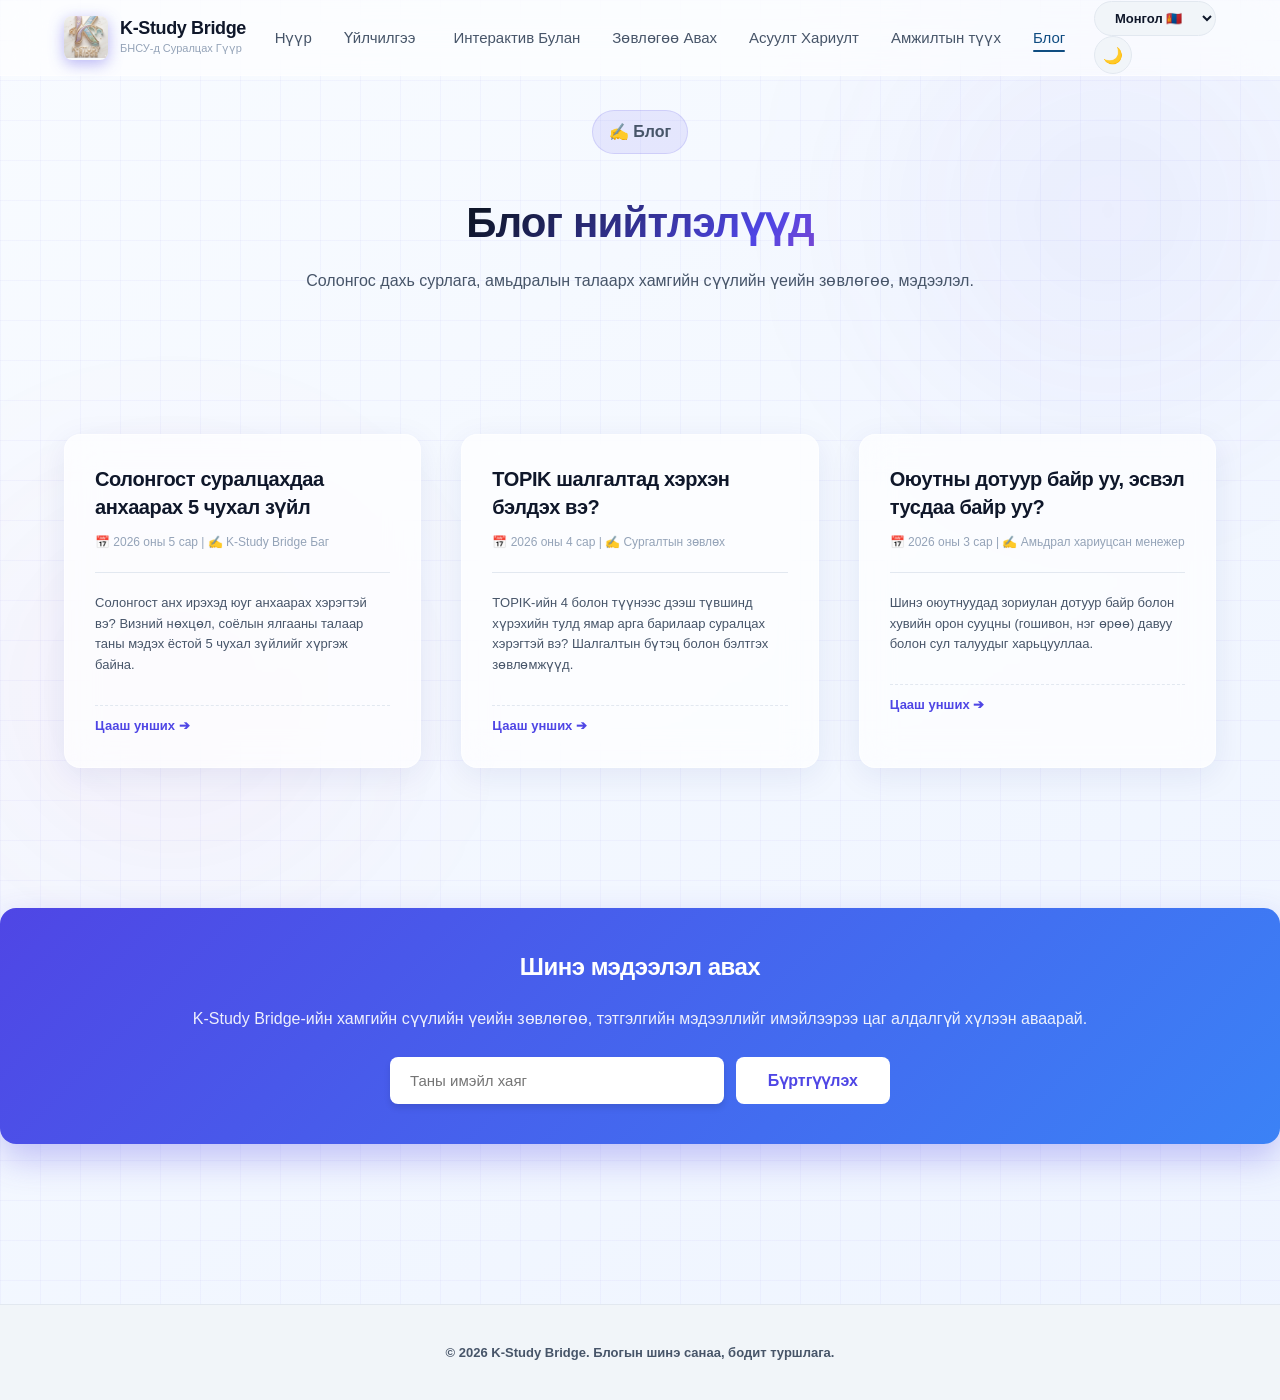
<file: blog.html>
<!DOCTYPE html>
<html lang="mn">
<head>
  <meta charset="UTF-8" />
  <meta name="viewport" content="width=device-width, initial-scale=1.0" />
  <title data-translate="titleBlog">K-Study Bridge | Блог</title>
  <meta name="description" content="K-Study Bridge-ийн блог нь Солонгосын их сургууль, виз, амьдралын зөвлөгөө, суралцах стратеги, соёлын тусламжийн цогц мэдээллийг хүргэнэ." />
  <meta property="og:title" content="K-Study Bridge | Блог" />
  <meta property="og:description" content="K-Study Bridge-ийн блог нь Солонгосын их сургууль, виз, амьдралын зөвлөгөө, суралцах стратеги, соёлын тусламжийн цогц мэдээллийг хүргэнэ." />
  <meta property="og:image" content="images/k_logo.webp" />
  <meta property="og:type" content="website" />
  <meta name="twitter:card" content="summary_large_image" />
  <meta name="twitter:title" content="K-Study Bridge | Блог" />
  <meta name="twitter:description" content="K-Study Bridge-ийн блог нь Солонгосын их сургууль, виз, амьдралын зөвлөгөө, суралцах стратеги, соёлын тусламжийн цогц мэдээллийг хүргэнэ." />
  <meta name="twitter:image" content="images/k_logo.webp" />
  <link rel="stylesheet" href="css/style.min.css" />
</head>
<body>
  <a class="skip-link" href="#main-content" data-translate="skipLink">Контент руу үсрэх</a>
  <header class="navbar" role="navigation" aria-label="Primary navigation">
    <div class="nav-container">
      <a href="index.html" class="nav-logo">
        <div class="logo-icon-img-wrap">
          <picture>
            <source type="image/webp" srcset="images/k_logo.webp" />
            <img src="images/k_logo.png" alt="K-Study Bridge" class="nav-logo-img" width="992" height="1079" loading="lazy" />
          </picture>
        </div>
        <div class="logo-meta">
          <h1>K-Study Bridge</h1>
          <span data-translate="logoTagline">БНСУ-д Суралцах Гүүр</span>
        </div>
      </a>
      <button id="nav-toggle" class="nav-toggle" aria-label="Open navigation menu" aria-expanded="false" aria-controls="main-navigation">
        <i class="fa-solid fa-bars" aria-hidden="true"></i>
        <i class="fa-solid fa-xmark" aria-hidden="true"></i>
      </button>
      
      <ul class="nav-links" id="main-navigation">
        <li><a href="index.html" class="nav-link" data-translate="navHome">Нүүр</a></li>
        <li class="nav-item dropdown">
          <button class="nav-link dropdown-toggle" type="button" aria-haspopup="true" aria-expanded="false">
            <span data-translate="navServices">Үйлчилгээ</span> <i class="fa-solid fa-chevron-down" aria-hidden="true"></i>
          </button>
          <ul class="dropdown-menu">
            <li><a href="index.html#services" data-translate="dropServiceOverview">Үйлчилгээний товч</a></li>
            <li><a href="service-university.html" data-translate="dropUniPage">Сургуулийн үйлчилгээ</a></li>
            <li><a href="service-visa.html" data-translate="dropVisaPage">Визийн үйлчилгээ</a></li>
            <li><a href="service-housing.html" data-translate="dropHousingPage">Байрны үйлчилгээ</a></li>
            <li><a href="service-living.html" data-translate="dropLivingPage">Амьдралын үйлчилгээ</a></li>
          </ul>
        </li>
        <li><a href="index.html#dashboard" class="nav-link" data-translate="navDashboard">Интерактив Булан</a></li>
        <li><a href="index.html#booking" class="nav-link" data-translate="navBooking">Зөвлөгөө Авах</a></li>
        <li><a href="index.html#faq" class="nav-link" data-translate="navFaq">Асуулт Хариулт</a></li>
        <li><a href="success-story.html" class="nav-link" data-translate="navStory">Амжилтын түүх</a></li>
        <li><a href="blog.html" class="nav-link" data-translate="navBlog">Блог</a></li>
      </ul>

      <div class="nav-actions">
        <select id="lang-select" class="lang-select-dropdown" aria-label="Select Language">
          <option value="mn">Монгол 🇲🇳</option>
          <option value="en">English 🇺🇸</option>
          <option value="ko">한국어 🇰🇷</option>
        </select>
        <button id="theme-toggle-btn" class="theme-btn" aria-label="Toggle Theme">🌙</button>
      </div>
    </div>
  </header>

  <main id="main-content" class="page-section">
    <section class="hero-section">
      <div class="hero-copy">
        <p class="hero-badge" data-translate="blogBadge">✍️ Блог</p>
        <h1 data-translate="blogTitle">Блог нийтлэлүүд</h1>
        <p data-translate="blogSubtitle">Солонгос дахь сурлага, амьдралын талаарх хамгийн сүүлийн үеийн зөвлөгөө, мэдээлэл.</p>
      </div>
    </section>

    <section class="blog-section container">
      <div class="blog-grid">
        
        <!-- Article 1 -->
        <article class="blog-card glass-card">
          <div class="blog-card-header">
            <h2><a href="#" style="text-decoration: none; color: inherit; transition: color 0.3s ease;" onmouseover="this.style.color='#4f46e5'" onmouseout="this.style.color='inherit'"><span data-translate="blogPost1Title">Солонгост суралцахдаа анхаарах 5 чухал зүйл</span></a></h2>
            <p class="blog-meta" data-translate="blogPost1Meta">📅 2026 оны 5 сар | ✍️ K-Study Bridge Баг</p>
          </div>
          <div class="blog-card-content">
            <p data-translate="blogPost1Excerpt">Солонгост анх ирэхэд юуг анхаарах хэрэгтэй вэ? Визний нөхцөл, соёлын ялгааны талаар таны мэдэх ёстой 5 чухал зүйлийг хүргэж байна.</p>
            <p style="margin-top: 15px;"><a href="#" style="color: #4f46e5; font-weight: 600; text-decoration: none; display: inline-flex; align-items: center; gap: 5px; transition: transform 0.2s ease;" onmouseover="this.style.transform='translateX(5px)'" onmouseout="this.style.transform='translateX(0)'" data-translate="blogReadMore">Цааш унших ➔</a></p>
          </div>
        </article>

        <!-- Article 2 -->
        <article class="blog-card glass-card">
          <div class="blog-card-header">
            <h2><a href="#" style="text-decoration: none; color: inherit; transition: color 0.3s ease;" onmouseover="this.style.color='#4f46e5'" onmouseout="this.style.color='inherit'"><span data-translate="blogPost2Title">TOPIK шалгалтад хэрхэн бэлдэх вэ?</span></a></h2>
            <p class="blog-meta" data-translate="blogPost2Meta">📅 2026 оны 4 сар | ✍️ Сургалтын зөвлөх</p>
          </div>
          <div class="blog-card-content">
            <p data-translate="blogPost2Excerpt">TOPIK-ийн 4 болон түүнээс дээш түвшинд хүрэхийн тулд ямар арга барилаар суралцах хэрэгтэй вэ? Шалгалтын бүтэц болон бэлтгэх зөвлөмжүүд.</p>
            <p style="margin-top: 15px;"><a href="#" style="color: #4f46e5; font-weight: 600; text-decoration: none; display: inline-flex; align-items: center; gap: 5px; transition: transform 0.2s ease;" onmouseover="this.style.transform='translateX(5px)'" onmouseout="this.style.transform='translateX(0)'" data-translate="blogReadMore">Цааш унших ➔</a></p>
          </div>
        </article>

        <!-- Article 3 -->
        <article class="blog-card glass-card">
          <div class="blog-card-header">
            <h2><a href="#" style="text-decoration: none; color: inherit; transition: color 0.3s ease;" onmouseover="this.style.color='#4f46e5'" onmouseout="this.style.color='inherit'"><span data-translate="blogPost3Title">Оюутны дотуур байр уу, эсвэл тусдаа байр уу?</span></a></h2>
            <p class="blog-meta" data-translate="blogPost3Meta">📅 2026 оны 3 сар | ✍️ Амьдрал хариуцсан менежер</p>
          </div>
          <div class="blog-card-content">
            <p data-translate="blogPost3Excerpt">Шинэ оюутнуудад зориулан дотуур байр болон хувийн орон сууцны (гошивон, нэг өрөө) давуу болон сул талуудыг харьцууллаа.</p>
            <p style="margin-top: 15px;"><a href="#" style="color: #4f46e5; font-weight: 600; text-decoration: none; display: inline-flex; align-items: center; gap: 5px; transition: transform 0.2s ease;" onmouseover="this.style.transform='translateX(5px)'" onmouseout="this.style.transform='translateX(0)'" data-translate="blogReadMore">Цааш унших ➔</a></p>
          </div>
        </article>

        

      </div>
    </section>

    <section style="margin-top: 60px; padding: 40px; background: linear-gradient(135deg, #4f46e5 0%, #3b82f6 100%); color: white; border-radius: 16px; text-align: center; box-shadow: 0 15px 35px rgba(79, 70, 229, 0.3);">
      <h2 style="margin-bottom: 20px;" data-translate="blogSidebarTitle">Шинэ мэдээлэл авах</h2>
      <p style="margin-bottom: 25px; font-size: 16px; opacity: 0.9;" data-translate="blogSidebarText">K-Study Bridge-ийн хамгийн сүүлийн үеийн зөвлөгөө, тэтгэлгийн мэдээллийг имэйлээрээ цаг алдалгүй хүлээн аваарай.</p>
      <form style="display: flex; gap: 12px; max-width: 500px; margin: 0 auto; flex-wrap: wrap;">
        <input type="email" placeholder="Таны имэйл хаяг" data-translate-placeholder="blogSidebarInput" style="flex: 1; padding: 14px 20px; border: none; border-radius: 8px; font-size: 15px; outline: none; box-shadow: 0 4px 6px rgba(0,0,0,0.1);" required />
        <button type="submit" style="padding: 14px 32px; background: white; color: #4f46e5; border: none; border-radius: 8px; font-weight: 700; cursor: pointer; transition: transform 0.2s ease, box-shadow 0.2s ease;" onmouseover="this.style.transform='translateY(-2px)'; this.style.boxShadow='0 8px 15px rgba(0,0,0,0.1)';" onmouseout="this.style.transform='translateY(0)'; this.style.boxShadow='none';" data-translate="blogSidebarBtn">Бүртгүүлэх</button>
      </form>
    </section>
  </main>

  <footer class="site-footer">
    <p data-translate="blogFooterText">&copy; 2026 K-Study Bridge. Блогын шинэ санаа, бодит туршлага.</p>
  </footer>

  <script src="js/app.min.js"></script>
</body>
</html>
</file>
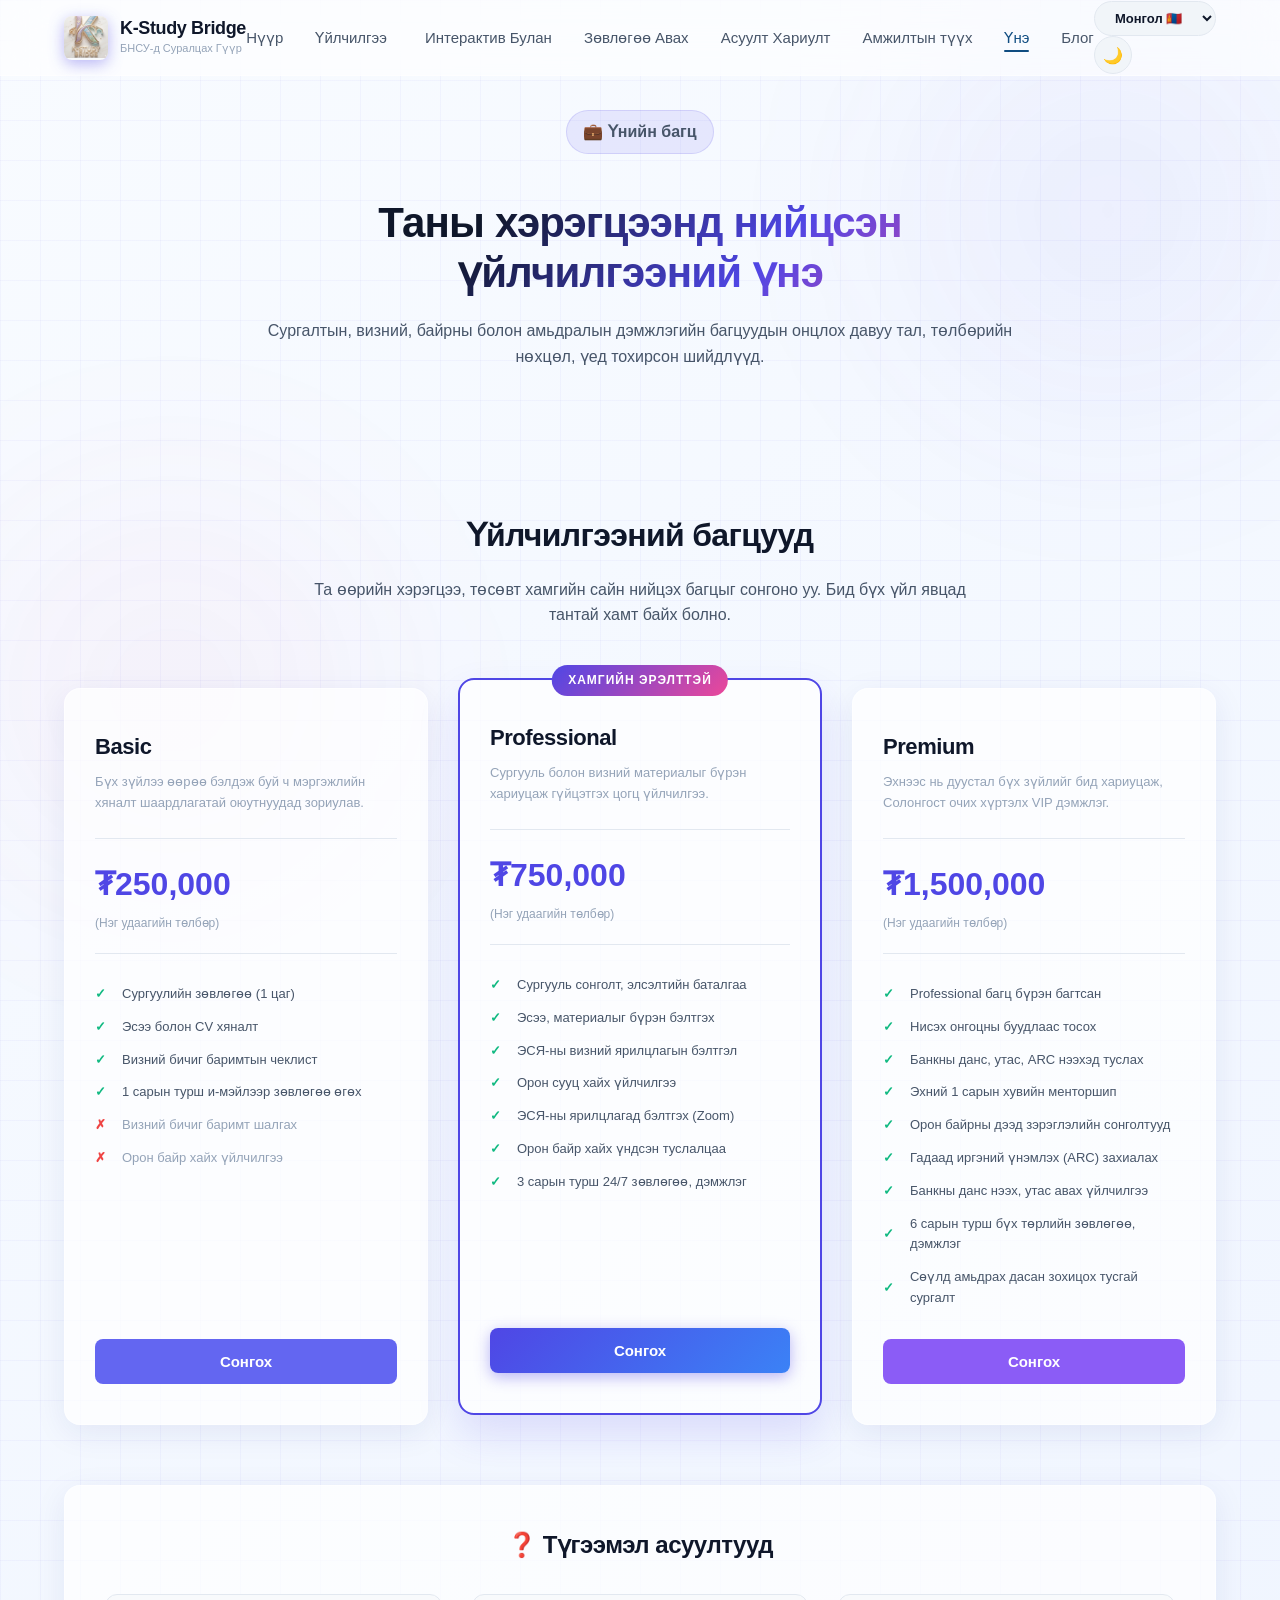
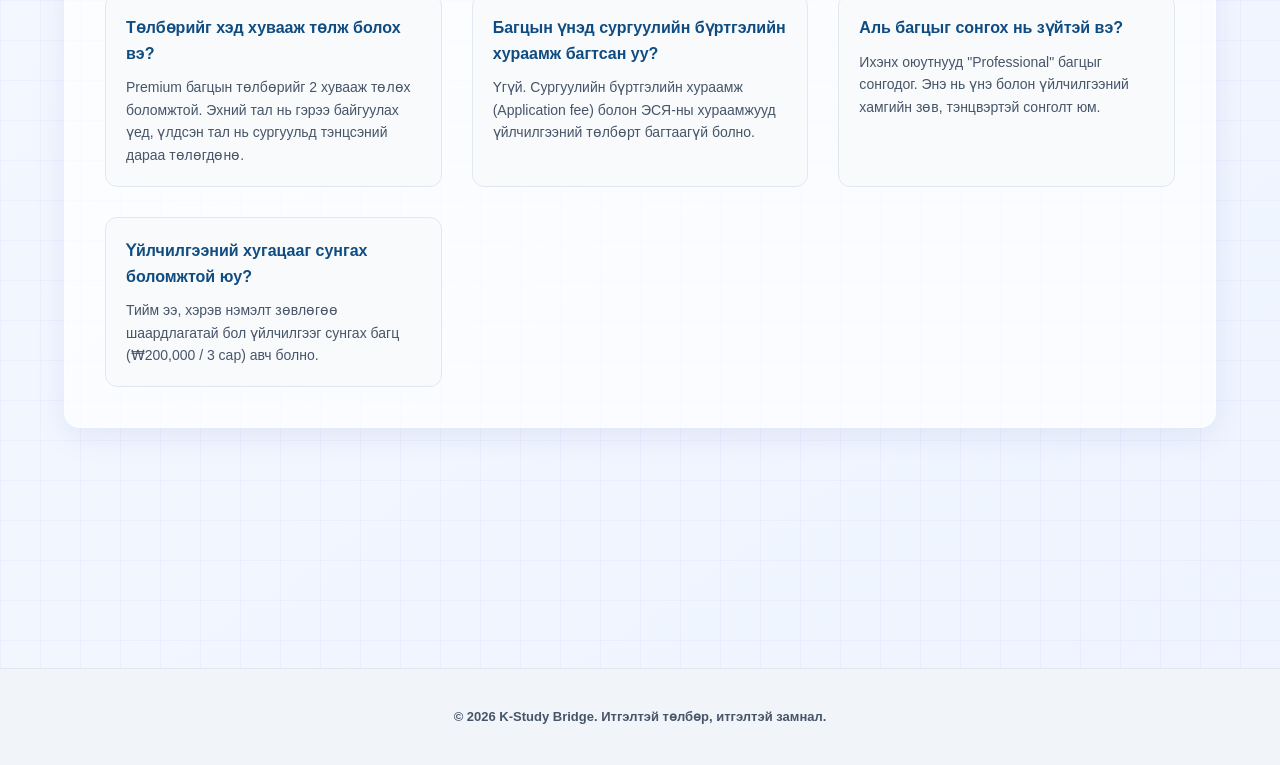
<file: pricing.html>
<!DOCTYPE html>
<html lang="mn">
<head>
  <meta charset="UTF-8" />
  <meta name="viewport" content="width=device-width, initial-scale=1.0" />
  <title data-translate="titlePricing">K-Study Bridge | Үнийн Багц</title>
  <meta name="description" content="K-Study Bridge-ийн сургалт, виз, орон байр, амьдралын дэмжлэг зэрэг үйлчилгээнүүдийн үнэ, багцууд болон төлбөрийн нөхцлийг танилцуулна." />
  <meta property="og:title" content="K-Study Bridge | Үнийн Багц" />
  <meta property="og:description" content="K-Study Bridge-ийн сургалт, виз, орон байр, амьдралын дэмжлэг зэрэг үйлчилгээнүүдийн үнэ, багцууд болон төлбөрийн нөхцлийг танилцуулна." />
  <meta property="og:image" content="images/k_logo.webp" />
  <meta property="og:type" content="website" />
  <meta name="twitter:card" content="summary_large_image" />
  <meta name="twitter:title" content="K-Study Bridge | Үнийн Багц" />
  <meta name="twitter:description" content="K-Study Bridge-ийн сургалт, виз, орон байр, амьдралын дэмжлэг зэрэг үйлчилгээнүүдийн үнэ, багцууд болон төлбөрийн нөхцлийг танилцуулна." />
  <meta name="twitter:image" content="images/k_logo.webp" />
  <link rel="stylesheet" href="css/style.min.css" />
</head>
<body>
  <a class="skip-link" href="#main-content" data-translate="skipLink">Контент руу үсрэх</a>
  <header class="navbar" role="navigation" aria-label="Primary navigation">
    <div class="nav-container">
      <a href="index.html" class="nav-logo">
        <div class="logo-icon-img-wrap">
          <picture>
            <source type="image/webp" srcset="images/k_logo.webp" />
            <img src="images/k_logo.png" alt="K-Study Bridge" class="nav-logo-img" width="992" height="1079" loading="lazy" />
          </picture>
        </div>
        <div class="logo-meta">
          <h1>K-Study Bridge</h1>
          <span data-translate="logoTagline">БНСУ-д Суралцах Гүүр</span>
        </div>
      </a>
      <button id="nav-toggle" class="nav-toggle" aria-label="Open navigation menu" aria-expanded="false" aria-controls="main-navigation">
        <i class="fa-solid fa-bars" aria-hidden="true"></i>
        <i class="fa-solid fa-xmark" aria-hidden="true"></i>
      </button>
      
      <ul class="nav-links" id="main-navigation">
        <li><a href="index.html" class="nav-link" data-translate="navHome">Нүүр</a></li>
        <li class="nav-item dropdown">
          <button class="nav-link dropdown-toggle" type="button" aria-haspopup="true" aria-expanded="false">
            <span data-translate="navServices">Үйлчилгээ</span> <i class="fa-solid fa-chevron-down" aria-hidden="true"></i>
          </button>
          <ul class="dropdown-menu">
            <li><a href="index.html#services" data-translate="dropServiceOverview">Үйлчилгээний товч</a></li>
            <li><a href="service-university.html" data-translate="dropUniPage">Сургуулийн үйлчилгээ</a></li>
            <li><a href="service-visa.html" data-translate="dropVisaPage">Визийн үйлчилгээ</a></li>
            <li><a href="service-housing.html" data-translate="dropHousingPage">Байрны үйлчилгээ</a></li>
            <li><a href="service-living.html" data-translate="dropLivingPage">Амьдралын үйлчилгээ</a></li>
          </ul>
        </li>
        <li><a href="index.html#dashboard" class="nav-link" data-translate="navDashboard">Интерактив Булан</a></li>
        <li><a href="index.html#booking" class="nav-link" data-translate="navBooking">Зөвлөгөө Авах</a></li>
        <li><a href="index.html#faq" class="nav-link" data-translate="navFaq">Асуулт Хариулт</a></li>
        <li><a href="success-story.html" class="nav-link" data-translate="navStory">Амжилтын түүх</a></li>
        <li><a href="pricing.html" class="nav-link" data-translate="navPricing">Үнэ</a></li>
        <li><a href="blog.html" class="nav-link" data-translate="navBlog">Блог</a></li>
      </ul>

      <div class="nav-actions">
        <select id="lang-select" class="lang-select-dropdown" aria-label="Select Language">
          <option value="mn">Монгол 🇲🇳</option>
          <option value="en">English 🇺🇸</option>
          <option value="ko">한국어 🇰🇷</option>
        </select>
        <button id="theme-toggle-btn" class="theme-btn" aria-label="Toggle Theme">🌙</button>
      </div>
    </div>
  </header>

  <main id="main-content" class="page-section">
    <section class="hero-section">
      <div class="hero-copy">
        <p class="hero-badge" data-translate="priceBadge">💼 Үнийн багц</p>
        <h1 data-translate="priceHeroTitle">Таны хэрэгцээнд нийцсэн үйлчилгээний үнэ</h1>
        <p data-translate="priceHeroSubtitle">Сургалтын, визний, байрны болон амьдралын дэмжлэгийн багцуудын онцлох давуу тал, төлбөрийн нөхцөл, үед тохирсон шийдлүүд.</p>
      </div>
    </section>

    <section class="pricing-section container">
      <div class="pricing-intro">
        <h2 data-translate="priceTitle">Үйлчилгээний багцууд</h2>
        <p data-translate="priceSubtitle">Та өөрийн хэрэгцээ, төсөвт хамгийн сайн нийцэх багцыг сонгоно уу. Бид бүх үйл явцад тантай хамт байх болно.</p>
      </div>

      <div class="pricing-grid">
        <!-- Package 1: Basic -->
        <div class="pricing-card">
          <div class="pricing-header">
            <h3 data-translate="pricePlan1Name">Basic</h3>
            <p class="pricing-subtitle" data-translate="pricePlan1Desc">Бүх зүйлээ өөрөө бэлдэж буй ч мэргэжлийн хяналт шаардлагатай оюутнуудад зориулав.</p>
          </div>
          <div class="pricing-price">
            <span class="price-amount" data-translate="pricePlan1Price">₮250,000</span>
            <span class="price-period" data-translate="pricePeriod">(Нэг удаагийн төлбөр)</span>
          </div>
          <ul class="pricing-features">
            <li><span style="color: #10b981; font-weight: bold; margin-right: 8px;">✓</span> <span data-translate="pricePlan1F1">Сургуулийн зөвлөгөө (1 цаг)</span></li>
            <li><span style="color: #10b981; font-weight: bold; margin-right: 8px;">✓</span> <span data-translate="pricePlan1F2">Эсээ болон CV хяналт</span></li>
            <li><span style="color: #10b981; font-weight: bold; margin-right: 8px;">✓</span> <span data-translate="pricePlan1F3">Визний бичиг баримтын чеклист</span></li>
            <li><span style="color: #10b981; font-weight: bold; margin-right: 8px;">✓</span> <span data-translate="pricePlan1F4">1 сарын турш и-мэйлээр зөвлөгөө өгөх</span></li>
            <li style="color: var(--text-muted);"><span style="color: #ef4444; font-weight: bold; margin-right: 8px;">✗</span> <span data-translate="pricePlan1F5">Визний бичиг баримт шалгах</span></li>
            <li style="color: var(--text-muted);"><span style="color: #ef4444; font-weight: bold; margin-right: 8px;">✗</span> <span data-translate="pricePlan1F6">Орон байр хайх үйлчилгээ</span></li>
          </ul>
          <button class="pricing-btn" style="background: #6366f1; color: #fff; padding: 14px 24px; border: none; border-radius: 8px; cursor: pointer; font-weight: 600; font-size: 15px; transition: transform 0.2s ease, box-shadow 0.2s ease;" onmouseover="this.style.transform='translateY(-2px)'; this.style.boxShadow='0 8px 15px rgba(99, 102, 241, 0.3)';" onmouseout="this.style.transform='translateY(0)'; this.style.boxShadow='none';" data-translate="priceBtnSelect">Сонгох</button>
        </div>

        <!-- Package 2: Professional -->
        <div class="pricing-card" style="border: 2px solid #4f46e5; position: relative; transform: translateY(-10px); box-shadow: 0 20px 40px rgba(79, 70, 229, 0.15);">
          <div style="position: absolute; top: -15px; right: 50%; transform: translateX(50%); background: linear-gradient(135deg, #4f46e5, #ec4899); color: #fff; padding: 6px 16px; border-radius: 20px; font-size: 12px; font-weight: 700; letter-spacing: 1px;"><span data-translate="pricePopularBadge">ХАМГИЙН ЭРЭЛТТЭЙ</span></div>
          <div class="pricing-header">
            <h3 data-translate="pricePlan2Name">Professional</h3>
            <p class="pricing-subtitle" data-translate="pricePlan2Desc">Сургууль болон визний материалыг бүрэн хариуцаж гүйцэтгэх цогц үйлчилгээ.</p>
          </div>
          <div class="pricing-price">
            <span class="price-amount" data-translate="pricePlan2Price">₮750,000</span>
            <span class="price-period" data-translate="pricePeriod">(Нэг удаагийн төлбөр)</span>
          </div>
          <ul class="pricing-features">
            <li><span style="color: #10b981; font-weight: bold; margin-right: 8px;">✓</span> <span data-translate="pricePlan2F1">Сургууль сонголт, элсэлтийн баталгаа</span></li>
            <li><span style="color: #10b981; font-weight: bold; margin-right: 8px;">✓</span> <span data-translate="pricePlan2F2">Эсээ, материалыг бүрэн бэлтгэх</span></li>
            <li><span style="color: #10b981; font-weight: bold; margin-right: 8px;">✓</span> <span data-translate="pricePlan2F3">ЭСЯ-ны визний ярилцлагын бэлтгэл</span></li>
            <li><span style="color: #10b981; font-weight: bold; margin-right: 8px;">✓</span> <span data-translate="pricePlan2F4">Орон сууц хайх үйлчилгээ</span></li>
            <li><span style="color: #10b981; font-weight: bold; margin-right: 8px;">✓</span> <span data-translate="pricePlan2F5">ЭСЯ-ны ярилцлагад бэлтгэх (Zoom)</span></li>
            <li><span style="color: #10b981; font-weight: bold; margin-right: 8px;">✓</span> <span data-translate="pricePlan2F6">Орон байр хайх үндсэн туслалцаа</span></li>
            <li><span style="color: #10b981; font-weight: bold; margin-right: 8px;">✓</span> <span data-translate="pricePlan2F7">3 сарын турш 24/7 зөвлөгөө, дэмжлэг</span></li>
          </ul>
          <button class="pricing-btn" style="background: linear-gradient(135deg, #4f46e5, #3b82f6); color: #fff; padding: 14px 24px; border: none; border-radius: 8px; cursor: pointer; font-weight: 700; font-size: 15px; box-shadow: 0 4px 15px rgba(79, 70, 229, 0.4); transition: transform 0.2s ease, box-shadow 0.2s ease;" onmouseover="this.style.transform='translateY(-2px)'; this.style.boxShadow='0 10px 20px rgba(79, 70, 229, 0.5)';" onmouseout="this.style.transform='translateY(0)'; this.style.boxShadow='0 4px 15px rgba(79, 70, 229, 0.4)';" data-translate="priceBtnSelect">Сонгох</button>
        </div>

        <!-- Package 3: Premium -->
        <div class="pricing-card">
          <div class="pricing-header">
            <h3 data-translate="pricePlan3Name">Premium</h3>
            <p class="pricing-subtitle" data-translate="pricePlan3Desc">Эхнээс нь дуустал бүх зүйлийг бид хариуцаж, Солонгост очих хүртэлх VIP дэмжлэг.</p>
          </div>
          <div class="pricing-price">
            <span class="price-amount" data-translate="pricePlan3Price">₮1,500,000</span>
            <span class="price-period" data-translate="pricePeriod">(Нэг удаагийн төлбөр)</span>
          </div>
          <ul class="pricing-features">
            <li><span style="color: #10b981; font-weight: bold; margin-right: 8px;">✓</span> <span data-translate="pricePlan3F1">Professional багц бүрэн багтсан</span></li>
            <li><span style="color: #10b981; font-weight: bold; margin-right: 8px;">✓</span> <span data-translate="pricePlan3F2">Нисэх онгоцны буудлаас тосох</span></li>
            <li><span style="color: #10b981; font-weight: bold; margin-right: 8px;">✓</span> <span data-translate="pricePlan3F3">Банкны данс, утас, ARC нээхэд туслах</span></li>
            <li><span style="color: #10b981; font-weight: bold; margin-right: 8px;">✓</span> <span data-translate="pricePlan3F4">Эхний 1 сарын хувийн менторшип</span></li>
            <li><span style="color: #10b981; font-weight: bold; margin-right: 8px;">✓</span> <span data-translate="pricePlan3F5">Орон байрны дээд зэрэглэлийн сонголтууд</span></li>
            <li><span style="color: #10b981; font-weight: bold; margin-right: 8px;">✓</span> <span data-translate="pricePlan3F6">Гадаад иргэний үнэмлэх (ARC) захиалах</span></li>
            <li><span style="color: #10b981; font-weight: bold; margin-right: 8px;">✓</span> <span data-translate="pricePlan3F7">Банкны данс нээх, утас авах үйлчилгээ</span></li>
            <li><span style="color: #10b981; font-weight: bold; margin-right: 8px;">✓</span> <span data-translate="pricePlan3F8">6 сарын турш бүх төрлийн зөвлөгөө, дэмжлэг</span></li>
            <li><span style="color: #10b981; font-weight: bold; margin-right: 8px;">✓</span> <span data-translate="pricePlan3F9">Сөүлд амьдрах дасан зохицох тусгай сургалт</span></li>
          </ul>
          <button class="pricing-btn" style="background: #8b5cf6; color: #fff; padding: 14px 24px; border: none; border-radius: 8px; cursor: pointer; font-weight: 600; font-size: 15px; transition: transform 0.2s ease, box-shadow 0.2s ease;" onmouseover="this.style.transform='translateY(-2px)'; this.style.boxShadow='0 8px 15px rgba(139, 92, 246, 0.3)';" onmouseout="this.style.transform='translateY(0)'; this.style.boxShadow='none';" data-translate="priceBtnSelect">Сонгох</button>
        </div>
      </div>

      <div style="margin-top: 60px; padding: 40px; background: var(--glass-bg); border: 1px solid var(--glass-border); border-radius: 16px; box-shadow: var(--glass-shadow);">
        <h3 style="margin-bottom: 30px; font-size: 24px; text-align: center; color: var(--text-primary);">❓ <span data-translate="priceFaqTitle">Түгээмэл асуултууд</span></h3>
        <div style="display: grid; grid-template-columns: repeat(auto-fit, minmax(300px, 1fr)); gap: 30px;">
          <div style="background: var(--bg-primary); padding: 20px; border-radius: 12px; border: 1px solid var(--border-color);">
            <p style="font-weight: 600; font-size: 16px; margin-bottom: 10px; color: var(--accent-primary);"><span data-translate="priceFaq1Q">Төлбөрийг хэд хувааж төлж болох вэ?</span></p>
            <p style="font-size: 14px; color: var(--text-secondary); line-height: 1.6;"><span data-translate="priceFaq1A">Premium багцын төлбөрийг 2 хувааж төлөх боломжтой. Эхний тал нь гэрээ байгуулах үед, үлдсэн тал нь сургуульд тэнцсэний дараа төлөгдөнө.</span></p>
          </div>
          <div style="background: var(--bg-primary); padding: 20px; border-radius: 12px; border: 1px solid var(--border-color);">
            <p style="font-weight: 600; font-size: 16px; margin-bottom: 10px; color: var(--accent-primary);"><span data-translate="priceFaq2Q">Багцын үнэд сургуулийн бүртгэлийн хураамж багтсан уу?</span></p>
            <p style="font-size: 14px; color: var(--text-secondary); line-height: 1.6;"><span data-translate="priceFaq2A">Үгүй. Сургуулийн бүртгэлийн хураамж (Application fee) болон ЭСЯ-ны хураамжууд үйлчилгээний төлбөрт багтаагүй болно.</span></p>
          </div>
          <div style="background: var(--bg-primary); padding: 20px; border-radius: 12px; border: 1px solid var(--border-color);">
            <p style="font-weight: 600; font-size: 16px; margin-bottom: 10px; color: var(--accent-primary);"><span data-translate="priceFaq3Q">Аль багцыг сонгох нь зүйтэй вэ?</span></p>
            <p style="font-size: 14px; color: var(--text-secondary); line-height: 1.6;"><span data-translate="priceFaq3A">Ихэнх оюутнууд "Professional" багцыг сонгодог. Энэ нь үнэ болон үйлчилгээний хамгийн зөв, тэнцвэртэй сонголт юм.</span></p>
          </div>
          <div style="background: var(--bg-primary); padding: 20px; border-radius: 12px; border: 1px solid var(--border-color);">
            <p style="font-weight: 600; font-size: 16px; margin-bottom: 10px; color: var(--accent-primary);"><span data-translate="priceFaq4Q">Үйлчилгээний хугацааг сунгах боломжтой юу?</span></p>
            <p style="font-size: 14px; color: var(--text-secondary); line-height: 1.6;"><span data-translate="priceFaq4A">Тийм ээ, хэрэв нэмэлт зөвлөгөө шаардлагатай бол үйлчилгээг сунгах багц (₩200,000 / 3 сар) авч болно.</span></p>
          </div>
        </div>
      </div>
    </section>
  </main>

  <footer class="site-footer">
    <p data-translate="priceFooterText">&copy; 2026 K-Study Bridge. Итгэлтэй төлбөр, итгэлтэй замнал.</p>
  </footer>

  <script src="js/app.min.js"></script>
</body>
</html>
</file>
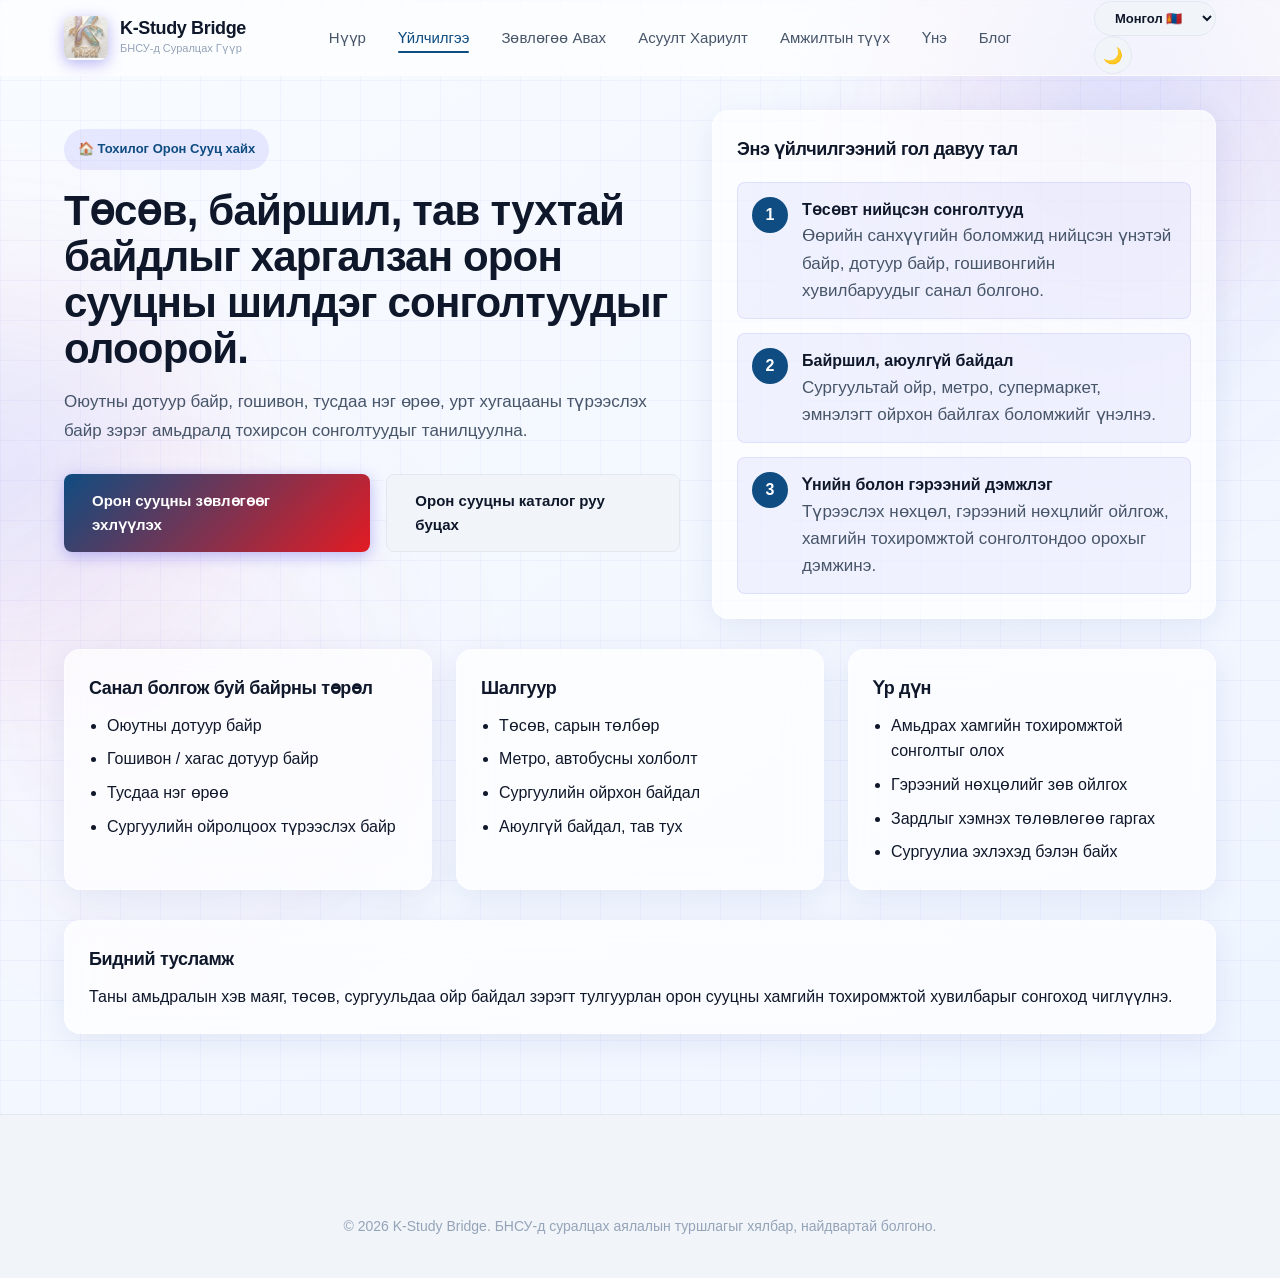
<file: service-housing.html>
<!DOCTYPE html>
<html lang="mn">
<head>
  <meta charset="UTF-8" />
  <meta name="viewport" content="width=device-width, initial-scale=1.0" />
  <title>K-Study Bridge | Тохилог Орон Сууц хайх</title>
  <meta name="description" content="Оюутны дотуур байр, гошивон, тусдаа нэг өрөө байр болон төсөвт нийцсэн орон сууцны сонголтуудыг дэлгэрэнгүй үзүүлэх үйлчилгээ." />
  <meta property="og:title" content="K-Study Bridge | Тохилог Орон Сууц хайх" />
  <meta property="og:description" content="Оюутны дотуур байр, гошивон, тусдаа нэг өрөө байр болон төсөвт нийцсэн орон сууцны сонголтуудыг дэлгэрэнгүй үзүүлэх үйлчилгээ." />
  <meta property="og:image" content="images/housing_search.webp" />
  <meta property="og:type" content="website" />
  <meta name="twitter:card" content="summary_large_image" />
  <meta name="twitter:title" content="K-Study Bridge | Тохилог Орон Сууц хайх" />
  <meta name="twitter:description" content="Оюутны дотуур байр, гошивон, тусдаа нэг өрөө байр болон төсөвт нийцсэн орон сууцны сонголтуудыг дэлгэрэнгүй үзүүлэх үйлчилгээ." />
  <meta name="twitter:image" content="images/housing_search.webp" />
  <script type="application/ld+json">
  {
    "@context": "https://schema.org",
    "@graph": [
      {
        "@type": "Organization",
        "@id": "https://kstudy-bridge.example.com/#organization",
        "name": "K-Study Bridge",
        "url": "https://kstudy-bridge.example.com",
        "logo": "https://kstudy-bridge.example.com/images/k_logo.webp"
      },
      {
        "@type": "Service",
        "name": "Housing Finder",
        "description": "Оюутны дотуур байр, гошивон, тусдаа нэг өрөө байр болон төсөвт нийцсэн орон сууцны сонголтуудыг дэлгэрэнгүй үзүүлэх үйлчилгээ.",
        "serviceType": "Student Housing Support",
        "provider": {"@id": "https://kstudy-bridge.example.com/#organization"},
        "image": "https://kstudy-bridge.example.com/images/housing_search.webp"
      }
    ]
  }
  </script>
  <link rel="stylesheet" href="css/style.min.css" />
  <link rel="stylesheet" href="https://cdnjs.cloudflare.com/ajax/libs/font-awesome/6.5.1/css/all.min.css" crossorigin="anonymous" />
</head>
<body>
  <a class="skip-link" href="#main-content">Контент руу үсрэх</a>
  <div class="glowing-bg-circle glowing-bg-circle-1"></div>
  <div class="glowing-bg-circle glowing-bg-circle-2"></div>

  <header class="navbar" role="navigation" aria-label="Primary navigation">
    <div class="nav-container">
      <a href="index.html" class="nav-logo">
        <div class="logo-icon-img-wrap">
          <picture>
            <source type="image/webp" srcset="images/k_logo.webp">
            <img src="images/k_logo.png" alt="K-Study Bridge" class="nav-logo-img" width="992" height="1079" loading="lazy" />
          </picture>
        </div>
        <div class="logo-meta">
          <h1>K-Study Bridge</h1>
          <span>БНСУ-д Суралцах Гүүр</span>
        </div>
      </a>
      <button id="nav-toggle" class="nav-toggle" aria-label="Open navigation menu" aria-expanded="false" aria-controls="main-navigation">
        <i class="fa-solid fa-bars" aria-hidden="true"></i>
        <i class="fa-solid fa-xmark" aria-hidden="true"></i>
      </button>
      <ul class="nav-links" id="main-navigation">
        <li><a href="index.html" class="nav-link" data-translate="navHome">Нүүр</a></li>
        <li class="nav-item dropdown">
          <button class="nav-link dropdown-toggle" type="button" aria-haspopup="true" aria-expanded="false" data-translate="navServices">
            Үйлчилгээ <i class="fa-solid fa-chevron-down" aria-hidden="true"></i>
          </button>
          <ul class="dropdown-menu">
            <li><a href="index.html#services" data-translate="dropServiceOverview">Үйлчилгээний товч</a></li>
            <li><a href="service-university.html" data-translate="dropUniPage">Сургуулийн үйлчилгээ</a></li>
            <li><a href="service-visa.html" data-translate="dropVisaPage">Визийн үйлчилгээ</a></li>
            <li><a href="service-housing.html" data-translate="dropHousingPage">Байрны үйлчилгээ</a></li>
            <li><a href="service-living.html" data-translate="dropLivingPage">Амьдралын үйлчилгээ</a></li>
          </ul>
        </li>
        <li><a href="index.html#booking" class="nav-link" data-translate="navBooking">Зөвлөгөө Авах</a></li>
        <li><a href="index.html#faq" class="nav-link" data-translate="navFaq">Асуулт Хариулт</a></li>
        <li><a href="success-story.html" class="nav-link" data-translate="navStory">Амжилтын түүх</a></li>
        <li><a href="pricing.html" class="nav-link" data-translate="navPricing">Үнэ</a></li>
        <li><a href="blog.html" class="nav-link" data-translate="navBlog">Блог</a></li>
      </ul>
      <div class="nav-actions">
        <select id="lang-select" class="lang-select-dropdown" aria-label="Select Language">
          <option value="mn">Монгол 🇲🇳</option>
          <option value="en">English 🇺🇸</option>
          <option value="ko">한국어 🇰🇷</option>
        </select>
        <button id="theme-toggle-btn" class="theme-btn" aria-label="Toggle Theme">🌙</button>
      </div>
    </div>
  </header>

  <main id="main-content" class="detail-page-wrapper container">
    <section class="detail-page-hero">
      <div>
        <span class="detail-page-badge" data-translate="detailHousingBadge">🏠 Тохилог Орон Сууц хайх</span>
        <h1 data-translate="detailHousingTitle">Төсөв, байршил, тав тухтай байдлыг харгалзан орон сууцны шилдэг сонголтуудыг олоорой.</h1>
        <p data-translate="detailHousingDesc">Оюутны дотуур байр, гошивон, тусдаа нэг өрөө, урт хугацааны түрээслэх байр зэрэг гадаад оюутны амьдралд тохирсон сонголтуудыг тань танилцуулж, байршил, үнэ, аюулгүй байдлыг харгалзан сонгоход туслана.</p>
        <div class="hero-actions">
          <a href="index.html#booking" class="btn-primary" data-translate="detailHousingPrimary">Орон сууцны зөвлөгөөг эхлүүлэх</a>
          <a href="index.html#dashboard" class="btn-secondary" data-translate="detailHousingSecondary">Орон сууцны каталог руу буцах</a>
        </div>
      </div>

      <aside class="detail-panel">
        <h3 data-translate="detailHousingPanelTitle">Энэ үйлчилгээний гол давуу тал</h3>
        <div class="detail-steps">
          <article class="detail-step">
            <span class="detail-step-number">1</span>
            <div>
              <strong data-translate="detailHousingStep1Title">Төсөвт нийцсэн сонголтууд</strong>
              <p data-translate="detailHousingStep1Desc">Өөрийн санхүүгийн боломжид нийцсэн үнэтэй байр, дотуур байр, гошивонгийн хувилбаруудыг санал болгоно.</p>
            </div>
          </article>
          <article class="detail-step">
            <span class="detail-step-number">2</span>
            <div>
              <strong data-translate="detailHousingStep2Title">Байршил, аюулгүй байдал</strong>
              <p data-translate="detailHousingStep2Desc">Сургуультай ойр, метро, супермаркет, эмнэлэгт ойрхон байлгах боломжийг үнэлнэ.</p>
            </div>
          </article>
          <article class="detail-step">
            <span class="detail-step-number">3</span>
            <div>
              <strong data-translate="detailHousingStep3Title">Үнийн болон гэрээний дэмжлэг</strong>
              <p data-translate="detailHousingStep3Desc">Түрээслэх нөхцөл, гэрээний нөхцлийг ойлгож, хамгийн тохиромжтой сонголтондоо орохыг дэмжинэ.</p>
            </div>
          </article>
        </div>
      </aside>
    </section>

    <section class="detail-grid">
      <article class="detail-card glass-card">
        <h3 data-translate="detailHousingTypeTitle">Санал болгож буй байрны төрөл</h3>
        <ul>
          <li data-translate="detailHousingTypeItem1">Оюутны дотуур байр</li>
          <li data-translate="detailHousingTypeItem2">Гошивон / хагас дотуур байр</li>
          <li data-translate="detailHousingTypeItem3">Тусдаа нэг өрөө</li>
          <li data-translate="detailHousingTypeItem4">Сургуулийн ойролцоох түрээслэх байр</li>
        </ul>
      </article>

      <article class="detail-card glass-card">
        <h3 data-translate="detailHousingCriteriaTitle">Шалгуур</h3>
        <ul>
          <li data-translate="detailHousingCriteriaItem1">Төсөв, сарын төлбөр</li>
          <li data-translate="detailHousingCriteriaItem2">Метро, автобусны холболт</li>
          <li data-translate="detailHousingCriteriaItem3">Сургуулийн ойрхон байдал</li>
          <li data-translate="detailHousingCriteriaItem4">Аюулгүй байдал, тав тух</li>
        </ul>
      </article>

      <article class="detail-card glass-card">
        <h3 data-translate="detailHousingOutcomeTitle">Үр дүн</h3>
        <ul>
          <li data-translate="detailHousingOutcomeItem1">Амьдрах хамгийн тохиромжтой сонголтыг олох</li>
          <li data-translate="detailHousingOutcomeItem2">Гэрээний нөхцөлийг зөв ойлгох</li>
          <li data-translate="detailHousingOutcomeItem3">Зардлыг хэмнэх төлөвлөгөө гаргах</li>
          <li data-translate="detailHousingOutcomeItem4">Сургуулиа эхлэхэд бэлэн байх</li>
        </ul>
      </article>
    </section>

    <section class="detail-card glass-card" style="margin-top: 30px;">
      <h3 data-translate="detailHousingHelpTitle">Бидний тусламж</h3>
      <p data-translate="detailHousingHelpText">Таны амьдралын хэв маяг, төсөв, сургуульдаа ойр байдал зэрэгт тулгуурлан орон сууцны хамгийн тохиромжтой хувилбарыг сонгоход чиглүүлнэ.</p>
    </section>
  </main>

  <script src="js/app.min.js"></script>
  <footer class="footer" style="padding-bottom: 40px;">
    <div class="container" style="padding: 20px 0 0; text-align: center; color: var(--text-muted);">
      <p>© 2026 K-Study Bridge. БНСУ-д суралцах аялалын туршлагыг хялбар, найдвартай болгоно.</p>
    </div>
  </footer>
</body>
</html>
</file>
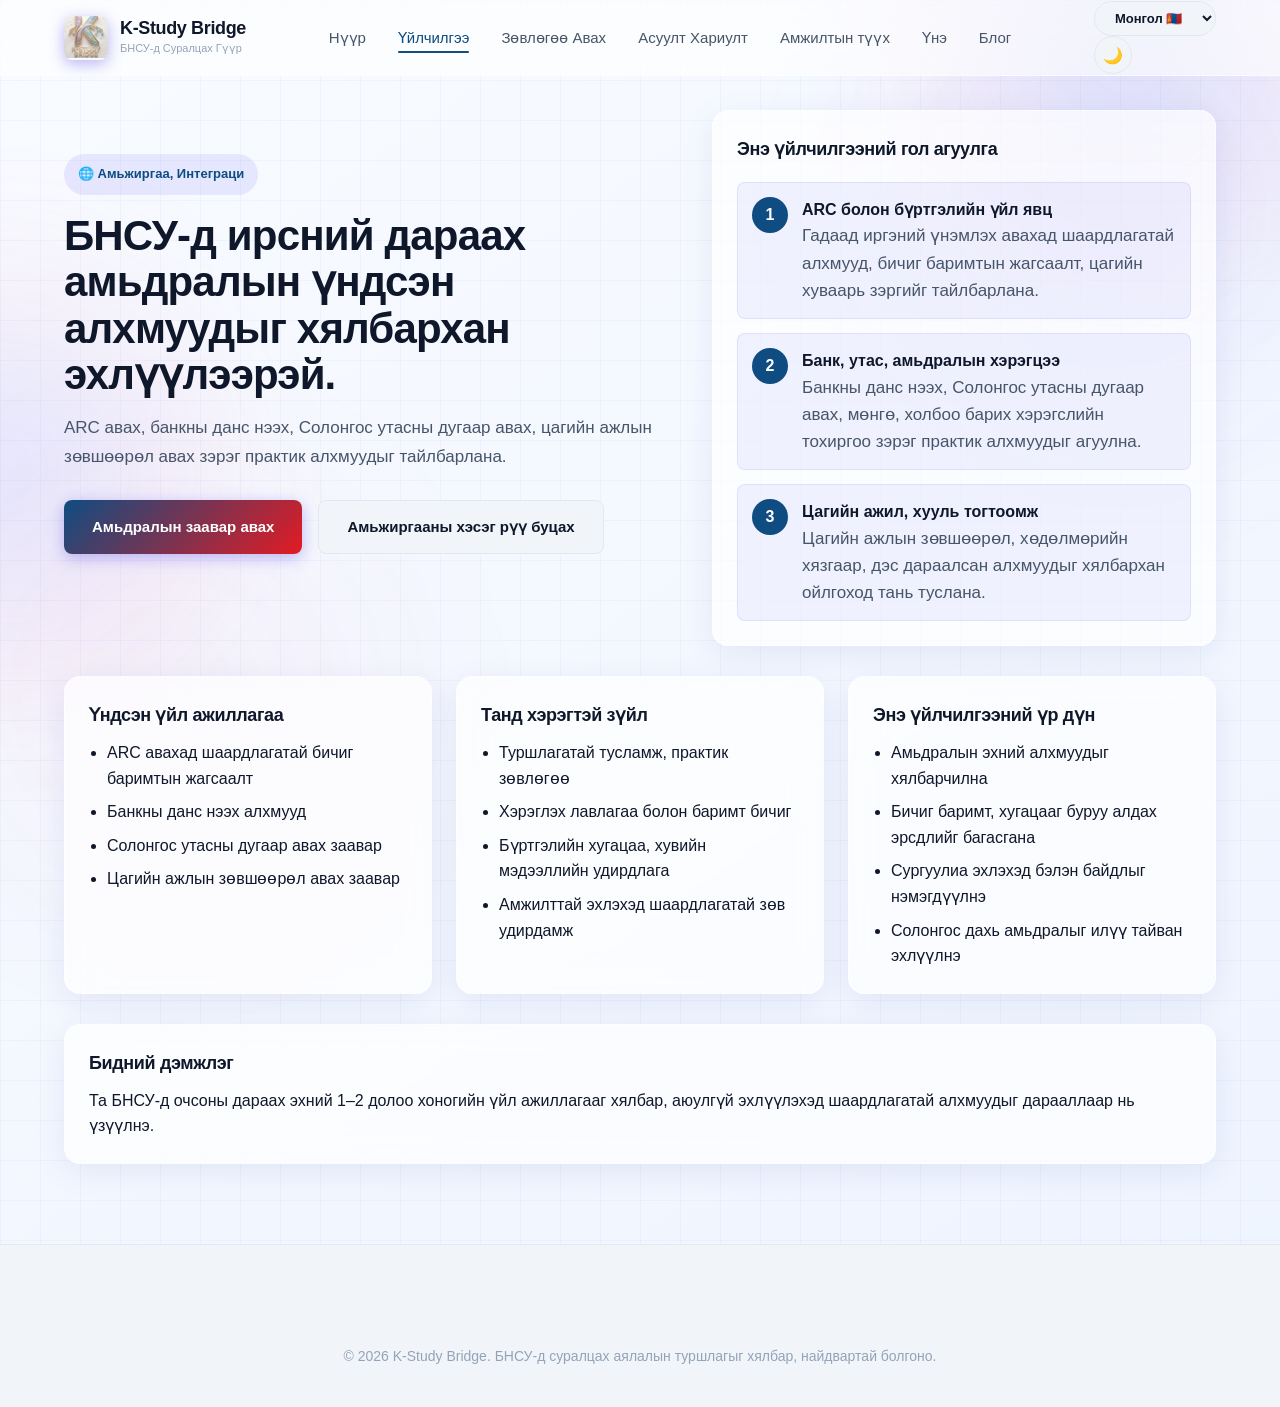
<file: service-living.html>
<!DOCTYPE html>
<html lang="mn">
<head>
  <meta charset="UTF-8" />
  <meta name="viewport" content="width=device-width, initial-scale=1.0" />
  <title>K-Study Bridge | Амьжиргаа, Интеграци</title>
  <meta name="description" content="БНСУ-д очсоны дараах ARC, банкны данс, Солонгос утас, цагийн ажлын зөвшөөрөл хүртэлх практик заавар." />
  <meta property="og:title" content="K-Study Bridge | Амьжиргаа, Интеграци" />
  <meta property="og:description" content="БНСУ-д очсоны дараах ARC, банкны данс, Солонгос утас, цагийн ажлын зөвшөөрөл хүртэлх практик заавар." />
  <meta property="og:image" content="images/living_integration.webp" />
  <meta property="og:type" content="website" />
  <meta name="twitter:card" content="summary_large_image" />
  <meta name="twitter:title" content="K-Study Bridge | Амьжиргаа, Интеграци" />
  <meta name="twitter:description" content="БНСУ-д очсоны дараах ARC, банкны данс, Солонгос утас, цагийн ажлын зөвшөөрөл хүртэлх практик заавар." />
  <meta name="twitter:image" content="images/living_integration.webp" />
  <script type="application/ld+json">
  {
    "@context": "https://schema.org",
    "@graph": [
      {
        "@type": "Organization",
        "@id": "https://kstudy-bridge.example.com/#organization",
        "name": "K-Study Bridge",
        "url": "https://kstudy-bridge.example.com",
        "logo": "https://kstudy-bridge.example.com/images/k_logo.webp"
      },
      {
        "@type": "Service",
        "name": "Life Integration Support",
        "description": "БНСУ-д очсоны дараах ARC, банкны данс, Солонгос утас, цагийн ажлын зөвшөөрөл хүртэлх практик заавар.",
        "serviceType": "Student Life Support",
        "provider": {"@id": "https://kstudy-bridge.example.com/#organization"},
        "image": "https://kstudy-bridge.example.com/images/living_integration.webp"
      }
    ]
  }
  </script>
  <link rel="stylesheet" href="css/style.min.css" />
  <link rel="stylesheet" href="https://cdnjs.cloudflare.com/ajax/libs/font-awesome/6.5.1/css/all.min.css" crossorigin="anonymous" />
</head>
<body>
  <a class="skip-link" href="#main-content">Контент руу үсрэх</a>
  <div class="glowing-bg-circle glowing-bg-circle-1"></div>
  <div class="glowing-bg-circle glowing-bg-circle-2"></div>

  <header class="navbar" role="navigation" aria-label="Primary navigation">
    <div class="nav-container">
      <a href="index.html" class="nav-logo">
        <div class="logo-icon-img-wrap">
          <picture>
            <source type="image/webp" srcset="images/k_logo.webp">
            <img src="images/k_logo.png" alt="K-Study Bridge" class="nav-logo-img" width="992" height="1079" loading="lazy" />
          </picture>
        </div>
        <div class="logo-meta">
          <h1>K-Study Bridge</h1>
          <span>БНСУ-д Суралцах Гүүр</span>
        </div>
      </a>
      <button id="nav-toggle" class="nav-toggle" aria-label="Open navigation menu" aria-expanded="false" aria-controls="main-navigation">
        <i class="fa-solid fa-bars" aria-hidden="true"></i>
        <i class="fa-solid fa-xmark" aria-hidden="true"></i>
      </button>
      <ul class="nav-links" id="main-navigation">
        <li><a href="index.html" class="nav-link" data-translate="navHome">Нүүр</a></li>
        <li class="nav-item dropdown">
          <button class="nav-link dropdown-toggle" type="button" aria-haspopup="true" aria-expanded="false" data-translate="navServices">
            Үйлчилгээ <i class="fa-solid fa-chevron-down" aria-hidden="true"></i>
          </button>
          <ul class="dropdown-menu">
            <li><a href="index.html#services" data-translate="dropServiceOverview">Үйлчилгээний товч</a></li>
            <li><a href="service-university.html" data-translate="dropUniPage">Сургуулийн үйлчилгээ</a></li>
            <li><a href="service-visa.html" data-translate="dropVisaPage">Визийн үйлчилгээ</a></li>
            <li><a href="service-housing.html" data-translate="dropHousingPage">Байрны үйлчилгээ</a></li>
            <li><a href="service-living.html" data-translate="dropLivingPage">Амьдралын үйлчилгээ</a></li>
          </ul>
        </li>
        <li><a href="index.html#booking" class="nav-link" data-translate="navBooking">Зөвлөгөө Авах</a></li>
        <li><a href="index.html#faq" class="nav-link" data-translate="navFaq">Асуулт Хариулт</a></li>
        <li><a href="success-story.html" class="nav-link" data-translate="navStory">Амжилтын түүх</a></li>
        <li><a href="pricing.html" class="nav-link" data-translate="navPricing">Үнэ</a></li>
        <li><a href="blog.html" class="nav-link" data-translate="navBlog">Блог</a></li>
      </ul>
      <div class="nav-actions">
        <select id="lang-select" class="lang-select-dropdown" aria-label="Select Language">
          <option value="mn">Монгол 🇲🇳</option>
          <option value="en">English 🇺🇸</option>
          <option value="ko">한국어 🇰🇷</option>
        </select>
        <button id="theme-toggle-btn" class="theme-btn" aria-label="Toggle Theme">🌙</button>
      </div>
    </div>
  </header>

  <main id="main-content" class="detail-page-wrapper container">
    <section class="detail-page-hero">
      <div>
        <span class="detail-page-badge" data-translate="detailLivingBadge">🌐 Амьжиргаа, Интеграци</span>
        <h1 data-translate="detailLivingTitle">БНСУ-д ирсний дараах амьдралын үндсэн алхмуудыг хялбархан эхлүүлээрэй.</h1>
        <p data-translate="detailLivingDesc">ARC авах, банкны данс нээх, Солонгос утасны дугаар авах, цагийн ажлын зөвшөөрөл авах зэрэг бодит амьдралд хэрэгтэй алхмуудыг энгийн бөгөөд практик байдлаар тайлбарлана.</p>
        <div class="hero-actions">
          <a href="index.html#booking" class="btn-primary" data-translate="detailLivingPrimary">Амьдралын заавар авах</a>
          <a href="index.html#dashboard" class="btn-secondary" data-translate="detailLivingSecondary">Амьжиргааны хэсэг рүү буцах</a>
        </div>
      </div>

      <aside class="detail-panel">
        <h3 data-translate="detailLivingPanelTitle">Энэ үйлчилгээний гол агуулга</h3>
        <div class="detail-steps">
          <article class="detail-step">
            <span class="detail-step-number">1</span>
            <div>
              <strong data-translate="detailLivingStep1Title">ARC болон бүртгэлийн үйл явц</strong>
              <p data-translate="detailLivingStep1Desc">Гадаад иргэний үнэмлэх авахад шаардлагатай алхмууд, бичиг баримтын жагсаалт, цагийн хуваарь зэргийг тайлбарлана.</p>
            </div>
          </article>
          <article class="detail-step">
            <span class="detail-step-number">2</span>
            <div>
              <strong data-translate="detailLivingStep2Title">Банк, утас, амьдралын хэрэгцээ</strong>
              <p data-translate="detailLivingStep2Desc">Банкны данс нээх, Солонгос утасны дугаар авах, мөнгө, холбоо барих хэрэгслийн тохиргоо зэрэг практик алхмуудыг агуулна.</p>
            </div>
          </article>
          <article class="detail-step">
            <span class="detail-step-number">3</span>
            <div>
              <strong data-translate="detailLivingStep3Title">Цагийн ажил, хууль тогтоомж</strong>
              <p data-translate="detailLivingStep3Desc">Цагийн ажлын зөвшөөрөл, хөдөлмөрийн хязгаар, дэс дараалсан алхмуудыг хялбархан ойлгоход тань туслана.</p>
            </div>
          </article>
        </div>
      </aside>
    </section>

    <section class="detail-grid">
      <article class="detail-card glass-card">
        <h3 data-translate="detailLivingActionTitle">Үндсэн үйл ажиллагаа</h3>
        <ul>
          <li data-translate="detailLivingActionItem1">ARC авахад шаардлагатай бичиг баримтын жагсаалт</li>
          <li data-translate="detailLivingActionItem2">Банкны данс нээх алхмууд</li>
          <li data-translate="detailLivingActionItem3">Солонгос утасны дугаар авах заавар</li>
          <li data-translate="detailLivingActionItem4">Цагийн ажлын зөвшөөрөл авах заавар</li>
        </ul>
      </article>

      <article class="detail-card glass-card">
        <h3 data-translate="detailLivingNeedTitle">Танд хэрэгтэй зүйл</h3>
        <ul>
          <li data-translate="detailLivingNeedItem1">Туршлагатай тусламж, практик зөвлөгөө</li>
          <li data-translate="detailLivingNeedItem2">Хэрэглэх лавлагаа болон баримт бичиг</li>
          <li data-translate="detailLivingNeedItem3">Бүртгэлийн хугацаа, хувийн мэдээллийн удирдлага</li>
          <li data-translate="detailLivingNeedItem4">Амжилттай эхлэхэд шаардлагатай зөв удирдамж</li>
        </ul>
      </article>

      <article class="detail-card glass-card">
        <h3 data-translate="detailLivingOutcomeTitle">Энэ үйлчилгээний үр дүн</h3>
        <ul>
          <li data-translate="detailLivingOutcomeItem1">Амьдралын эхний алхмуудыг хялбарчилна</li>
          <li data-translate="detailLivingOutcomeItem2">Бичиг баримт, хугацааг буруу алдах эрсдлийг багасгана</li>
          <li data-translate="detailLivingOutcomeItem3">Сургуулиа эхлэхэд бэлэн байдлыг нэмэгдүүлнэ</li>
          <li data-translate="detailLivingOutcomeItem4">Солонгос дахь амьдралыг илүү тайван эхлүүлнэ</li>
        </ul>
      </article>
    </section>

    <section class="detail-card glass-card" style="margin-top: 30px;">
      <h3 data-translate="detailLivingHelpTitle">Бидний дэмжлэг</h3>
      <p data-translate="detailLivingHelpText">Та БНСУ-д очсоны дараах эхний 1–2 долоо хоногийн үйл ажиллагааг хялбар, аюулгүй эхлүүлэхэд шаардлагатай алхмуудыг дарааллаар нь үзүүлнэ.</p>
    </section>
  </main>

  <script src="js/app.min.js"></script>
  <footer class="footer" style="padding-bottom: 40px;">
    <div class="container" style="padding: 20px 0 0; text-align: center; color: var(--text-muted);">
      <p>© 2026 K-Study Bridge. БНСУ-д суралцах аялалын туршлагыг хялбар, найдвартай болгоно.</p>
    </div>
  </footer>
</body>
</html>
</file>
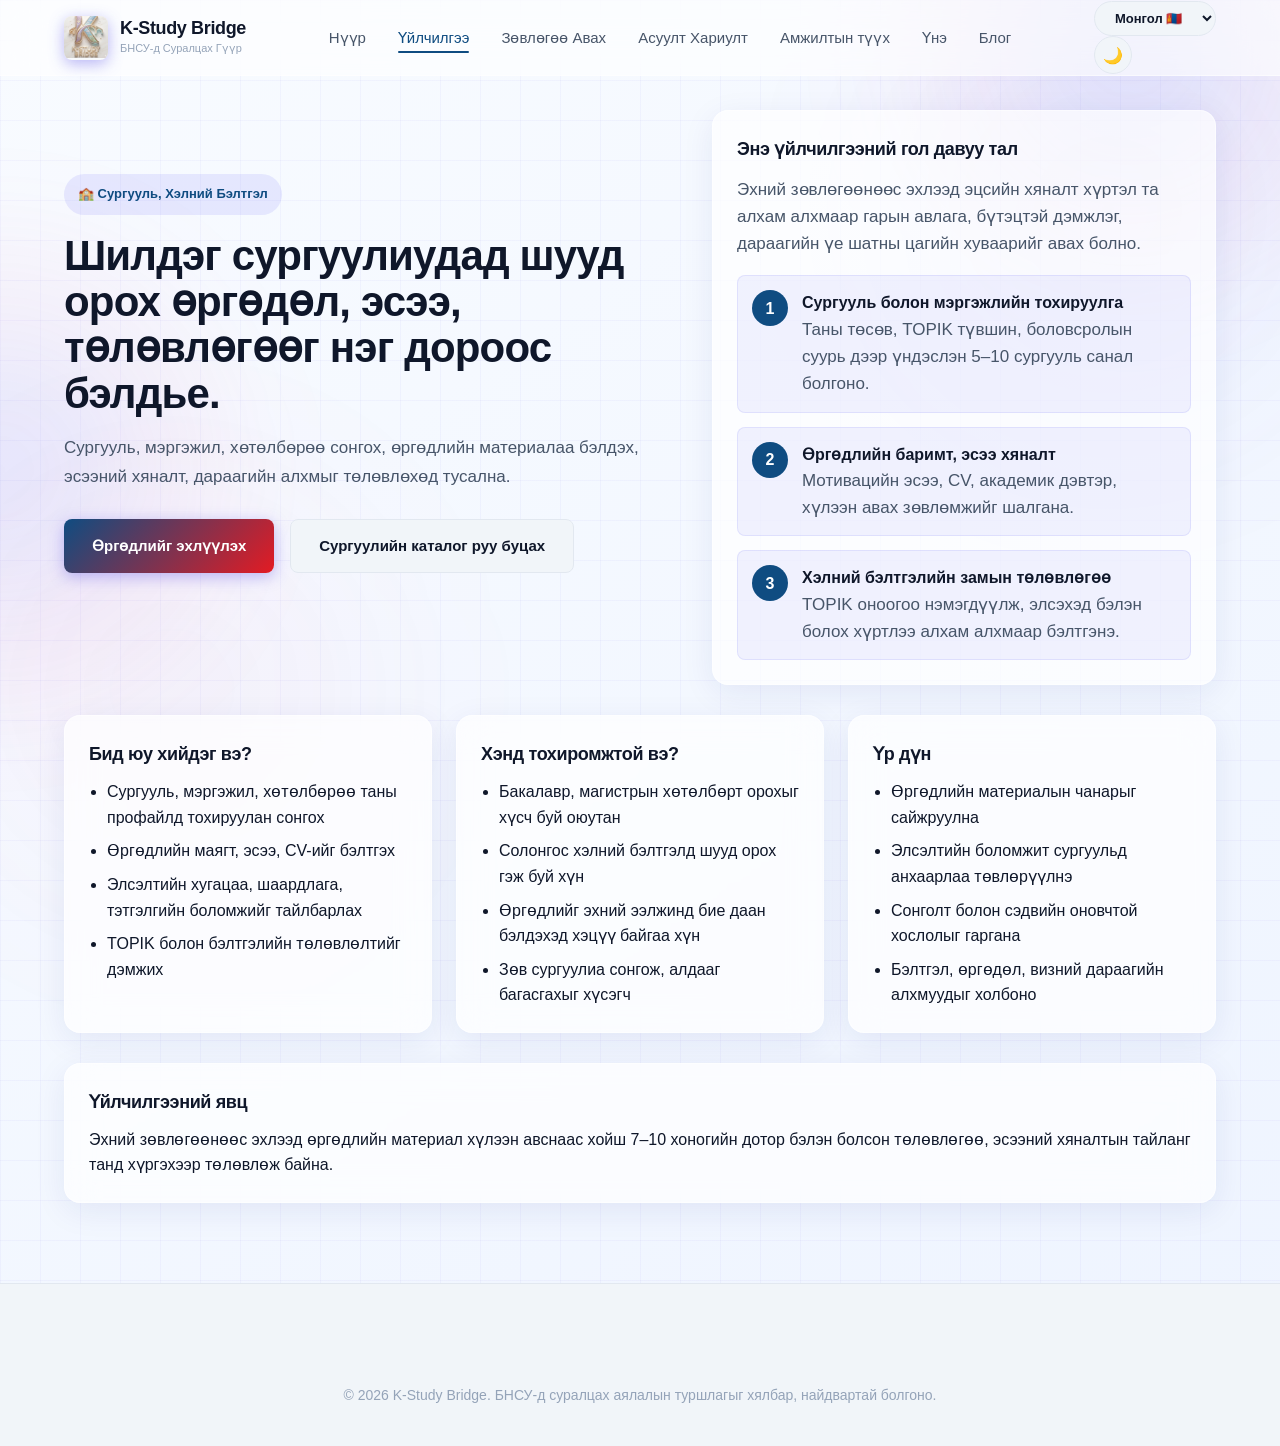
<file: service-university.html>
<!DOCTYPE html>
<html lang="mn">
<head>
  <meta charset="UTF-8" />
  <meta name="viewport" content="width=device-width, initial-scale=1.0" />
  <title>K-Study Bridge | Сургууль, Хэлний Бэлтгэл</title>
  <meta name="description" content="БНСУ-ын шилдэг их дээд сургууль, хэлний бэлтгэлийн хөтөлбөрт шууд элсэх өргөдөл бэлтгэх, эсээ хянах, зөв сургууль сонгоход туслах дэлгэрэнгүй үйлчилгээ." />
  <meta property="og:title" content="K-Study Bridge | Сургууль, Хэлний Бэлтгэл" />
  <meta property="og:description" content="БНСУ-ын шилдэг их дээд сургууль, хэлний бэлтгэлийн хөтөлбөрт шууд элсэх өргөдөл бэлтгэх, эсээ хянах, зөв сургууль сонгоход туслах дэлгэрэнгүй үйлчилгээ." />
  <meta property="og:image" content="images/uni_prep.webp" />
  <meta property="og:type" content="website" />
  <meta name="twitter:card" content="summary_large_image" />
  <meta name="twitter:title" content="K-Study Bridge | Сургууль, Хэлний Бэлтгэл" />
  <meta name="twitter:description" content="БНСУ-ын шилдэг их дээд сургууль, хэлний бэлтгэлийн хөтөлбөрт шууд элсэх өргөдөл бэлтгэх, эсээ хянах, зөв сургууль сонгоход туслах дэлгэрэнгүй үйлчилгээ." />
  <meta name="twitter:image" content="images/uni_prep.webp" />
  <script type="application/ld+json">
  {
    "@context": "https://schema.org",
    "@graph": [
      {
        "@type": "Organization",
        "@id": "https://kstudy-bridge.example.com/#organization",
        "name": "K-Study Bridge",
        "url": "https://kstudy-bridge.example.com",
        "logo": "https://kstudy-bridge.example.com/images/k_logo.webp"
      },
      {
        "@type": "Service",
        "name": "University Admissions",
        "description": "БНСУ-ын шилдэг их дээд сургууль, хэлний бэлтгэлийн хөтөлбөрт шууд элсэх өргөдөл бэлтгэх, эсээ хянах, зөв сургууль сонгоход туслах дэлгэрэнгүй үйлчилгээ.",
        "serviceType": "University & Language Admissions",
        "provider": {"@id": "https://kstudy-bridge.example.com/#organization"},
        "image": "https://kstudy-bridge.example.com/images/uni_prep.webp"
      }
    ]
  }
  </script>
  <link rel="stylesheet" href="css/style.min.css" />
  <link rel="stylesheet" href="https://cdnjs.cloudflare.com/ajax/libs/font-awesome/6.5.1/css/all.min.css" crossorigin="anonymous" />
</head>
<body>
  <a class="skip-link" href="#main-content">Контент руу үсрэх</a>
  <div class="glowing-bg-circle glowing-bg-circle-1"></div>
  <div class="glowing-bg-circle glowing-bg-circle-2"></div>

  <header class="navbar" role="navigation" aria-label="Primary navigation">
    <div class="nav-container">
      <a href="index.html" class="nav-logo">
        <div class="logo-icon-img-wrap">
          <picture>
            <source type="image/webp" srcset="images/k_logo.webp">
            <img src="images/k_logo.png" alt="K-Study Bridge" class="nav-logo-img" width="992" height="1079" loading="lazy" />
          </picture>
        </div>
        <div class="logo-meta">
          <h1>K-Study Bridge</h1>
          <span>БНСУ-д Суралцах Гүүр</span>
        </div>
      </a>
      <button id="nav-toggle" class="nav-toggle" aria-label="Open navigation menu" aria-expanded="false" aria-controls="main-navigation">
        <i class="fa-solid fa-bars" aria-hidden="true"></i>
        <i class="fa-solid fa-xmark" aria-hidden="true"></i>
      </button>
      <ul class="nav-links" id="main-navigation">
        <li><a href="index.html" class="nav-link" data-translate="navHome">Нүүр</a></li>
        <li class="nav-item dropdown">
          <button class="nav-link dropdown-toggle" type="button" aria-haspopup="true" aria-expanded="false" data-translate="navServices">
            Үйлчилгээ <i class="fa-solid fa-chevron-down" aria-hidden="true"></i>
          </button>
          <ul class="dropdown-menu">
            <li><a href="index.html#services" data-translate="dropServiceOverview">Үйлчилгээний товч</a></li>
            <li><a href="service-university.html" data-translate="dropUniPage">Сургуулийн үйлчилгээ</a></li>
            <li><a href="service-visa.html" data-translate="dropVisaPage">Визийн үйлчилгээ</a></li>
            <li><a href="service-housing.html" data-translate="dropHousingPage">Байрны үйлчилгээ</a></li>
            <li><a href="service-living.html" data-translate="dropLivingPage">Амьдралын үйлчилгээ</a></li>
          </ul>
        </li>
        <li><a href="index.html#booking" class="nav-link" data-translate="navBooking">Зөвлөгөө Авах</a></li>
        <li><a href="index.html#faq" class="nav-link" data-translate="navFaq">Асуулт Хариулт</a></li>
        <li><a href="success-story.html" class="nav-link" data-translate="navStory">Амжилтын түүх</a></li>
        <li><a href="pricing.html" class="nav-link" data-translate="navPricing">Үнэ</a></li>
        <li><a href="blog.html" class="nav-link" data-translate="navBlog">Блог</a></li>
      </ul>
      <div class="nav-actions">
        <select id="lang-select" class="lang-select-dropdown" aria-label="Select Language">
          <option value="mn">Монгол 🇲🇳</option>
          <option value="en">English 🇺🇸</option>
          <option value="ko">한국어 🇰🇷</option>
        </select>
        <button id="theme-toggle-btn" class="theme-btn" aria-label="Toggle Theme">🌙</button>
      </div>
    </div>
  </header>

  <main id="main-content" class="detail-page-wrapper container">
    <section class="detail-page-hero">
      <div>
        <span class="detail-page-badge" data-translate="detailUniBadge">🏫 Сургууль, Хэлний Бэлтгэл</span>
        <h1 data-translate="detailUniTitle">Шилдэг сургуулиудад шууд орох өргөдөл, эсээ, төлөвлөгөөг нэг дороос бэлдье.</h1>
        <p data-translate="detailUniDesc">
          БНСУ-ын их дээд сургуулийн D-2 болон хэлний бэлтгэлийн D-4 хөтөлбөрт элсэхэд шаардагдах өргөдөл, эсээ, сургалтын төлөвлөгөөг мэргэжлийн түвшинд бэлтгэнэ.
          Та өөрийн зорилго, түвшин, төсөвт нийцсэн хамгийн тохиромжтой сургууль, хөтөлбөрийг сонгоход дэмжлэг авна.
        </p>
        <div class="hero-actions">
          <a href="index.html#booking" class="btn-primary" data-translate="detailUniPrimary">Өргөдлийг эхлүүлэх</a>
          <a href="index.html#dashboard" class="btn-secondary" data-translate="detailUniSecondary">Сургуулийн каталог руу буцах</a>
        </div>
      </div>

      <aside class="detail-panel">
        <h3 data-translate="detailUniPanelTitle">Энэ үйлчилгээний гол давуу тал</h3>
        <p data-translate="detailUniIntroNote">Бүрэн эхнээс нь дуустал гарын авлага, хяналт, зөвлөгөөтэй. Та дараах зүйлсийг шууд авч болно:</p>
        <div class="detail-steps">
          <article class="detail-step">
            <span class="detail-step-number">1</span>
            <div>
              <strong data-translate="detailUniStep1Title">Сургууль болон мэргэжлийн тохируулга</strong>
              <p data-translate="detailUniStep1Desc">Таны төсөв, TOPIK түвшин, боловсролын суурь дээр үндэслэн 5–10 сургууль санал болгоно.</p>
            </div>
          </article>
          <article class="detail-step">
            <span class="detail-step-number">2</span>
            <div>
              <strong data-translate="detailUniStep2Title">Өргөдлийн баримт, эсээ хяналт</strong>
              <p data-translate="detailUniStep2Desc">Мотивацийн эсээ, CV, академик дэвтэр, хүлээн авах зөвлөмжийг шалгана.</p>
            </div>
          </article>
          <article class="detail-step">
            <span class="detail-step-number">3</span>
            <div>
              <strong data-translate="detailUniStep3Title">Хэлний бэлтгэлийн замын төлөвлөгөө</strong>
              <p data-translate="detailUniStep3Desc">TOPIK оноогоо нэмэгдүүлж, элсэхэд бэлэн болох хүртлээ алхам алхмаар бэлтгэнэ.</p>
            </div>
          </article>
        </div>
      </aside>
    </section>

    <section class="detail-grid">
      <article class="detail-card glass-card">
        <h3 data-translate="detailUniWhatTitle">Бид юу хийдэг вэ?</h3>
        <ul>
          <li data-translate="detailUniWhatItem1">Сургууль, мэргэжил, хөтөлбөрөө танд тохируулан сонгох</li>
          <li data-translate="detailUniWhatItem2">Өргөдлийн маягт, эсээ, CV-ийг бэлтгэх</li>
          <li data-translate="detailUniWhatItem3">Элсэлтийн хугацаа, шаардлага, тэтгэлгийн боломжийг тайлбарлах</li>
          <li data-translate="detailUniWhatItem4">TOPIK болон бэлтгэлийн төлөвлөлтийг дэмжих</li>
        </ul>
      </article>

      <article class="detail-card glass-card">
        <h3 data-translate="detailUniWhoTitle">Хэнд тохиромжтой вэ?</h3>
        <ul>
          <li data-translate="detailUniWhoItem1">Бакалавр, магистрын хөтөлбөрт орохыг хүсч буй оюутан</li>
          <li data-translate="detailUniWhoItem2">Солонгос хэлний бэлтгэлд шууд орох гэж буй хүн</li>
          <li data-translate="detailUniWhoItem3">Өргөдлийг эхний ээлжинд бие даан бэлдэхэд хэцүү байгаа хүн</li>
          <li data-translate="detailUniWhoItem4">Зөв сургуулиа сонгож, алдааг багасгахыг хүсэгч</li>
        </ul>
      </article>

      <article class="detail-card glass-card">
        <h3 data-translate="detailUniOutcomeTitle">Үр дүн</h3>
        <ul>
          <li data-translate="detailUniOutcomeItem1">Өргөдлийн материалын чанарыг сайжруулна</li>
          <li data-translate="detailUniOutcomeItem2">Элсэлтийн боломжит сургуульд анхаарлаа төвлөрүүлнэ</li>
          <li data-translate="detailUniOutcomeItem3">Сонголт болон сэдвийн оновчтой хослолыг гаргана</li>
          <li data-translate="detailUniOutcomeItem4">Бэлтгэл, өргөдөл, визний дараагийн алхмуудыг холбоно</li>
        </ul>
      </article>
    </section>

    <section class="detail-card glass-card" style="margin-top: 30px;">
      <h3 data-translate="detailUniProcessTitle">Үйлчилгээний явц</h3>
      <p data-translate="detailUniProcessText">Эхний зөвлөгөөнөөс эхлээд өргөдлийн материал хүлээн авснаас хойш 7–10 хоногийн дотор бэлэн болсон төлөвлөгөө, эсээний хяналтын тайланг танд хүргэхээр төлөвлөж байна.</p>
    </section>
  </main>

  <script src="js/app.min.js"></script>
  <footer class="footer" style="padding-bottom: 40px;">
    <div class="container" style="padding: 20px 0 0; text-align: center; color: var(--text-muted);">
      <p>© 2026 K-Study Bridge. БНСУ-д суралцах аялалын туршлагыг хялбар, найдвартай болгоно.</p>
    </div>
  </footer>
</body>
</html>
</file>
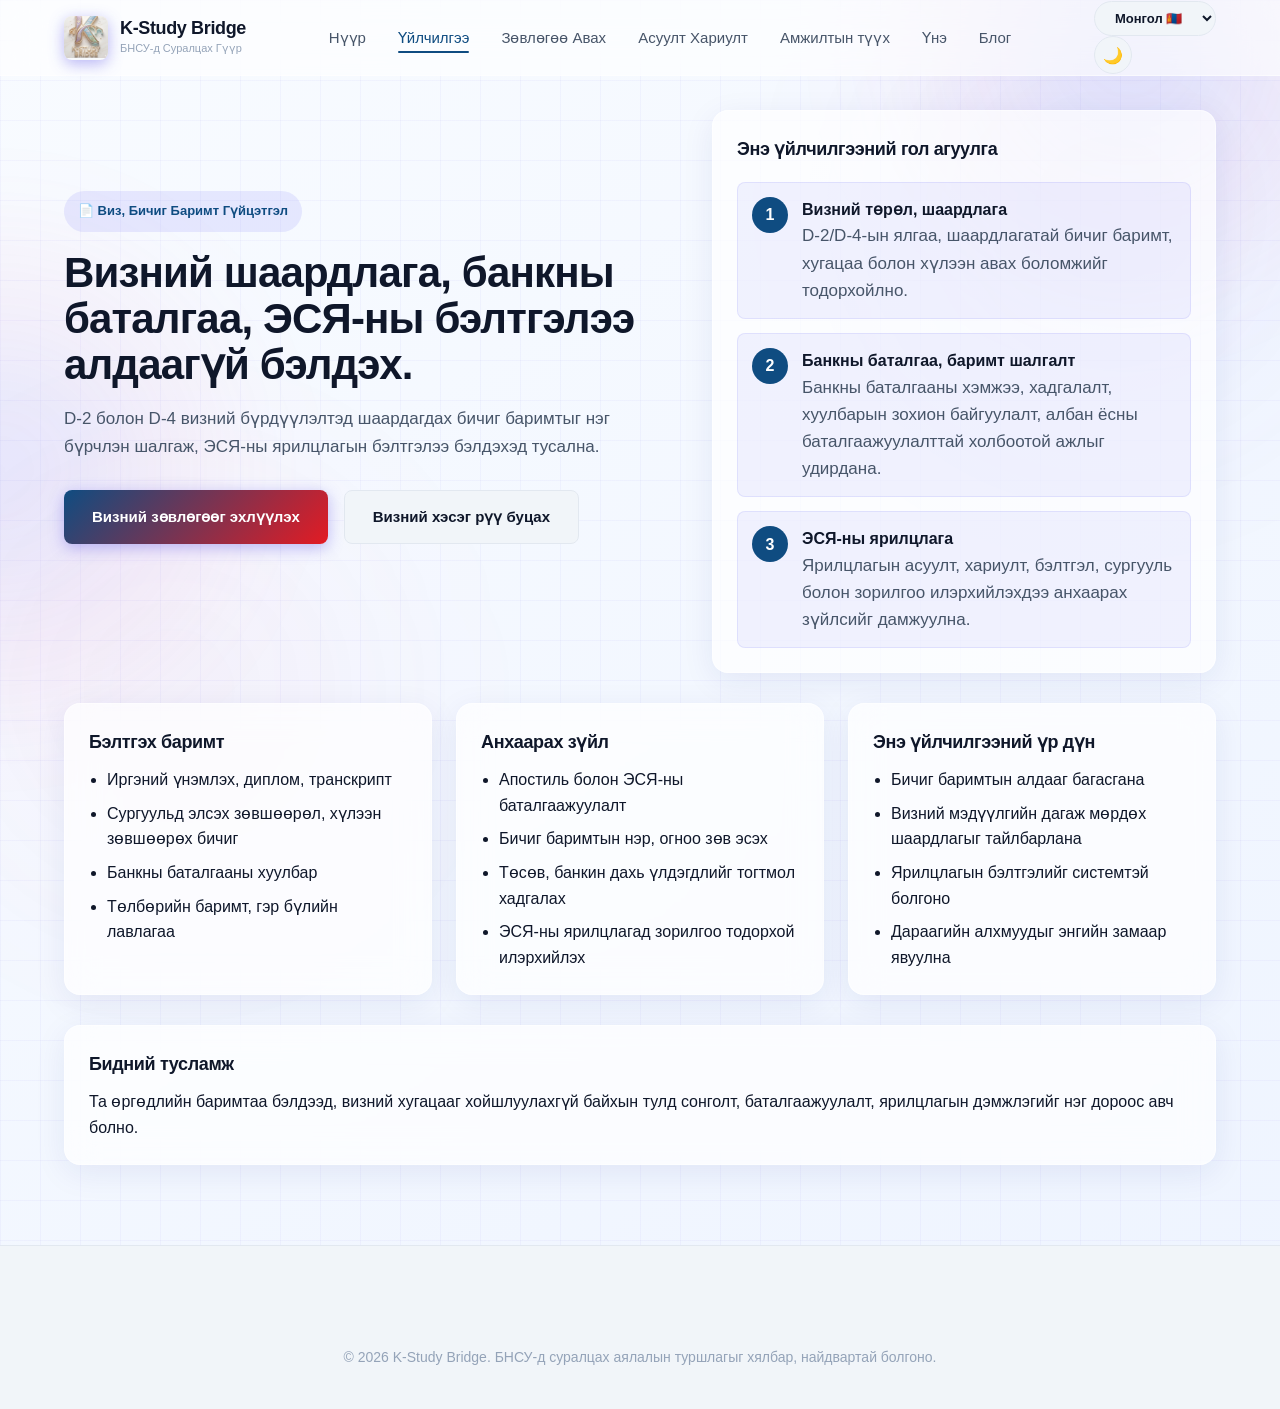
<file: service-visa.html>
<!DOCTYPE html>
<html lang="mn">
<head>
  <meta charset="UTF-8" />
  <meta name="viewport" content="width=device-width, initial-scale=1.0" />
  <title>K-Study Bridge | Виз, Бичиг Баримт Гүйцэтгэл</title>
  <meta name="description" content="D-2/D-4 визний шаардлага, банкны баталгаа, бичиг баримтын баталгаажуулалт, ЭСЯ-ны ярилцлагад бэлтгэх дэлгэрэнгүй үйлчилгээ." />
  <meta property="og:title" content="K-Study Bridge | Виз, Бичиг Баримт Гүйцэтгэл" />
  <meta property="og:description" content="D-2/D-4 визний шаардлага, банкны баталгаа, бичиг баримтын баталгаажуулалт, ЭСЯ-ны ярилцлагад бэлтгэх дэлгэрэнгүй үйлчилгээ." />
  <meta property="og:image" content="images/visa_doc.webp" />
  <meta property="og:type" content="website" />
  <meta name="twitter:card" content="summary_large_image" />
  <meta name="twitter:title" content="K-Study Bridge | Виз, Бичиг Баримт Гүйцэтгэл" />
  <meta name="twitter:description" content="D-2/D-4 визний шаардлага, банкны баталгаа, бичиг баримтын баталгаажуулалт, ЭСЯ-ны ярилцлагад бэлтгэх дэлгэрэнгүй үйлчилгээ." />
  <meta name="twitter:image" content="images/visa_doc.webp" />
  <script type="application/ld+json">
  {
    "@context": "https://schema.org",
    "@graph": [
      {
        "@type": "Organization",
        "@id": "https://kstudy-bridge.example.com/#organization",
        "name": "K-Study Bridge",
        "url": "https://kstudy-bridge.example.com",
        "logo": "https://kstudy-bridge.example.com/images/k_logo.webp"
      },
      {
        "@type": "Service",
        "name": "Visa & Documentation",
        "description": "D-2/D-4 визний шаардлага, банкны баталгаа, бичиг баримтын баталгаажуулалт, ЭСЯ-ны ярилцлагад бэлтгэх дэлгэрэнгүй үйлчилгээ.",
        "serviceType": "Student Visa Support",
        "provider": {"@id": "https://kstudy-bridge.example.com/#organization"},
        "image": "https://kstudy-bridge.example.com/images/visa_doc.webp"
      }
    ]
  }
  </script>
  <link rel="stylesheet" href="css/style.min.css" />
  <link rel="stylesheet" href="https://cdnjs.cloudflare.com/ajax/libs/font-awesome/6.5.1/css/all.min.css" crossorigin="anonymous" />
</head>
<body>
  <div class="glowing-bg-circle glowing-bg-circle-1"></div>
  <div class="glowing-bg-circle glowing-bg-circle-2"></div>

  <header class="navbar" role="navigation" aria-label="Primary navigation">
    <div class="nav-container">
      <a href="index.html" class="nav-logo">
        <div class="logo-icon-img-wrap">
          <picture>
            <source type="image/webp" srcset="images/k_logo.webp">
            <img src="images/k_logo.png" alt="K-Study Bridge" class="nav-logo-img" width="992" height="1079" loading="lazy" />
          </picture>
        </div>
        <div class="logo-meta">
          <h1>K-Study Bridge</h1>
          <span>БНСУ-д Суралцах Гүүр</span>
        </div>
      </a>
      <button id="nav-toggle" class="nav-toggle" aria-label="Open navigation menu" aria-expanded="false" aria-controls="main-navigation">
        <i class="fa-solid fa-bars" aria-hidden="true"></i>
        <i class="fa-solid fa-xmark" aria-hidden="true"></i>
      </button>
      <ul class="nav-links" id="main-navigation">
        <li><a href="index.html" class="nav-link" data-translate="navHome">Нүүр</a></li>
        <li class="nav-item dropdown">
          <button class="nav-link dropdown-toggle" type="button" aria-haspopup="true" aria-expanded="false" data-translate="navServices">
            Үйлчилгээ <i class="fa-solid fa-chevron-down" aria-hidden="true"></i>
          </button>
          <ul class="dropdown-menu">
            <li><a href="index.html#services" data-translate="dropServiceOverview">Үйлчилгээний товч</a></li>
            <li><a href="service-university.html" data-translate="dropUniPage">Сургуулийн үйлчилгээ</a></li>
            <li><a href="service-visa.html" data-translate="dropVisaPage">Визийн үйлчилгээ</a></li>
            <li><a href="service-housing.html" data-translate="dropHousingPage">Байрны үйлчилгээ</a></li>
            <li><a href="service-living.html" data-translate="dropLivingPage">Амьдралын үйлчилгээ</a></li>
          </ul>
        </li>
        <li><a href="index.html#booking" class="nav-link" data-translate="navBooking">Зөвлөгөө Авах</a></li>
        <li><a href="index.html#faq" class="nav-link" data-translate="navFaq">Асуулт Хариулт</a></li>
        <li><a href="success-story.html" class="nav-link" data-translate="navStory">Амжилтын түүх</a></li>
        <li><a href="pricing.html" class="nav-link" data-translate="navPricing">Үнэ</a></li>
        <li><a href="blog.html" class="nav-link" data-translate="navBlog">Блог</a></li>
      </ul>
      <div class="nav-actions">
        <select id="lang-select" class="lang-select-dropdown" aria-label="Select Language">
          <option value="mn">Монгол 🇲🇳</option>
          <option value="en">English 🇺🇸</option>
          <option value="ko">한국어 🇰🇷</option>
        </select>
        <button id="theme-toggle-btn" class="theme-btn" aria-label="Toggle Theme">🌙</button>
      </div>
    </div>
  </header>

  <main id="main-content" class="detail-page-wrapper container">
    <section class="detail-page-hero">
      <div>
        <span class="detail-page-badge" data-translate="detailVisaBadge">📄 Виз, Бичиг Баримт Гүйцэтгэл</span>
        <h1 data-translate="detailVisaTitle">Визний шаардлага, банкны баталгаа, ЭСЯ-ны бэлтгэлээ алдаагүй бэлдэх.</h1>
        <p data-translate="detailVisaDesc">D-2 болон D-4 визний бүрдүүлэлтэд шаардагдах бичиг баримтыг нэг бүрчлэн шалгаж, банкин дахь баталгааны хэмжээ, ЭСЯ-ны ярилцлагын бэлтгэл, албан ёсны баталгаажуулалтад тавигдах шаардлагыг энгийн байдлаар тайлбарлана.</p>
        <div class="hero-actions">
          <a href="index.html#booking" class="btn-primary" data-translate="detailVisaPrimary">Визний зөвлөгөөг эхлүүлэх</a>
          <a href="index.html#dashboard" class="btn-secondary" data-translate="detailVisaSecondary">Визний хэсэг рүү буцах</a>
        </div>
      </div>

      <aside class="detail-panel">
        <h3 data-translate="detailVisaPanelTitle">Энэ үйлчилгээний гол агуулга</h3>
        <div class="detail-steps">
          <article class="detail-step">
            <span class="detail-step-number">1</span>
            <div>
              <strong data-translate="detailVisaStep1Title">Визний төрөл, шаардлага</strong>
              <p data-translate="detailVisaStep1Desc">D-2/D-4-ын ялгаа, шаардлагатай бичиг баримт, хугацаа болон хүлээн авах боломжийг тодорхойлно.</p>
            </div>
          </article>
          <article class="detail-step">
            <span class="detail-step-number">2</span>
            <div>
              <strong data-translate="detailVisaStep2Title">Банкны баталгаа, баримт шалгалт</strong>
              <p data-translate="detailVisaStep2Desc">Банкны баталгааны хэмжээ, хадгалалт, хуулбарын зохион байгуулалт, албан ёсны баталгаажуулалттай холбоотой ажлыг удирдана.</p>
            </div>
          </article>
          <article class="detail-step">
            <span class="detail-step-number">3</span>
            <div>
              <strong data-translate="detailVisaStep3Title">ЭСЯ-ны ярилцлага</strong>
              <p data-translate="detailVisaStep3Desc">Ярилцлагын асуулт, хариулт, бэлтгэл, сургууль болон зорилгоо илэрхийлэхдээ анхаарах зүйлсийг дамжуулна.</p>
            </div>
          </article>
        </div>
      </aside>
    </section>

    <section class="detail-grid">
      <article class="detail-card glass-card">
        <h3 data-translate="detailVisaDocTitle">Бэлтгэх баримт</h3>
        <ul>
          <li data-translate="detailVisaDocItem1">Иргэний үнэмлэх, диплом, транскрипт</li>
          <li data-translate="detailVisaDocItem2">Сургуульд элсэх зөвшөөрөл, хүлээн зөвшөөрөх бичиг</li>
          <li data-translate="detailVisaDocItem3">Банкны баталгааны хуулбар</li>
          <li data-translate="detailVisaDocItem4">Төлбөрийн баримт, гэр бүлийн лавлагаа</li>
        </ul>
      </article>

      <article class="detail-card glass-card">
        <h3 data-translate="detailVisaWatchTitle">Анхаарах зүйл</h3>
        <ul>
          <li data-translate="detailVisaWatchItem1">Апостиль болон ЭСЯ-ны баталгаажуулалт</li>
          <li data-translate="detailVisaWatchItem2">Бичиг баримтын нэр, огноо зөв эсэх</li>
          <li data-translate="detailVisaWatchItem3">Төсөв, банкин дахь үлдэгдлийг тогтмол хадгалах</li>
          <li data-translate="detailVisaWatchItem4">ЭСЯ-ны ярилцлагад зорилгоо тодорхой илэрхийлэх</li>
        </ul>
      </article>

      <article class="detail-card glass-card">
        <h3 data-translate="detailVisaResultTitle">Энэ үйлчилгээний үр дүн</h3>
        <ul>
          <li data-translate="detailVisaResultItem1">Бичиг баримтын алдааг багасгана</li>
          <li data-translate="detailVisaResultItem2">Визний мэдүүлгийн дагаж мөрдөх шаардлагыг тайлбарлана</li>
          <li data-translate="detailVisaResultItem3">Ярилцлагын бэлтгэлийг системтэй болгоно</li>
          <li data-translate="detailVisaResultItem4">Дараагийн алхмуудыг энгийн замаар явуулна</li>
        </ul>
      </article>
    </section>

    <section class="detail-card glass-card" style="margin-top: 30px;">
      <h3 data-translate="detailVisaHelpTitle">Бидний тусламж</h3>
      <p data-translate="detailVisaHelpText">Та өргөдлийн баримтаа бэлдээд, визний хугацааг хойшлуулахгүй байхын тулд сонголт, баталгаажуулалт, ярилцлагын дэмжлэгийг нэг дороос авч болно.</p>
    </section>
  </main>

  <script src="js/app.min.js"></script>
  <footer class="footer" style="padding-bottom: 40px;">
    <div class="container" style="padding: 20px 0 0; text-align: center; color: var(--text-muted);">
      <p>© 2026 K-Study Bridge. БНСУ-д суралцах аялалын туршлагыг хялбар, найдвартай болгоно.</p>
    </div>
  </footer>
</body>
</html>
</file>
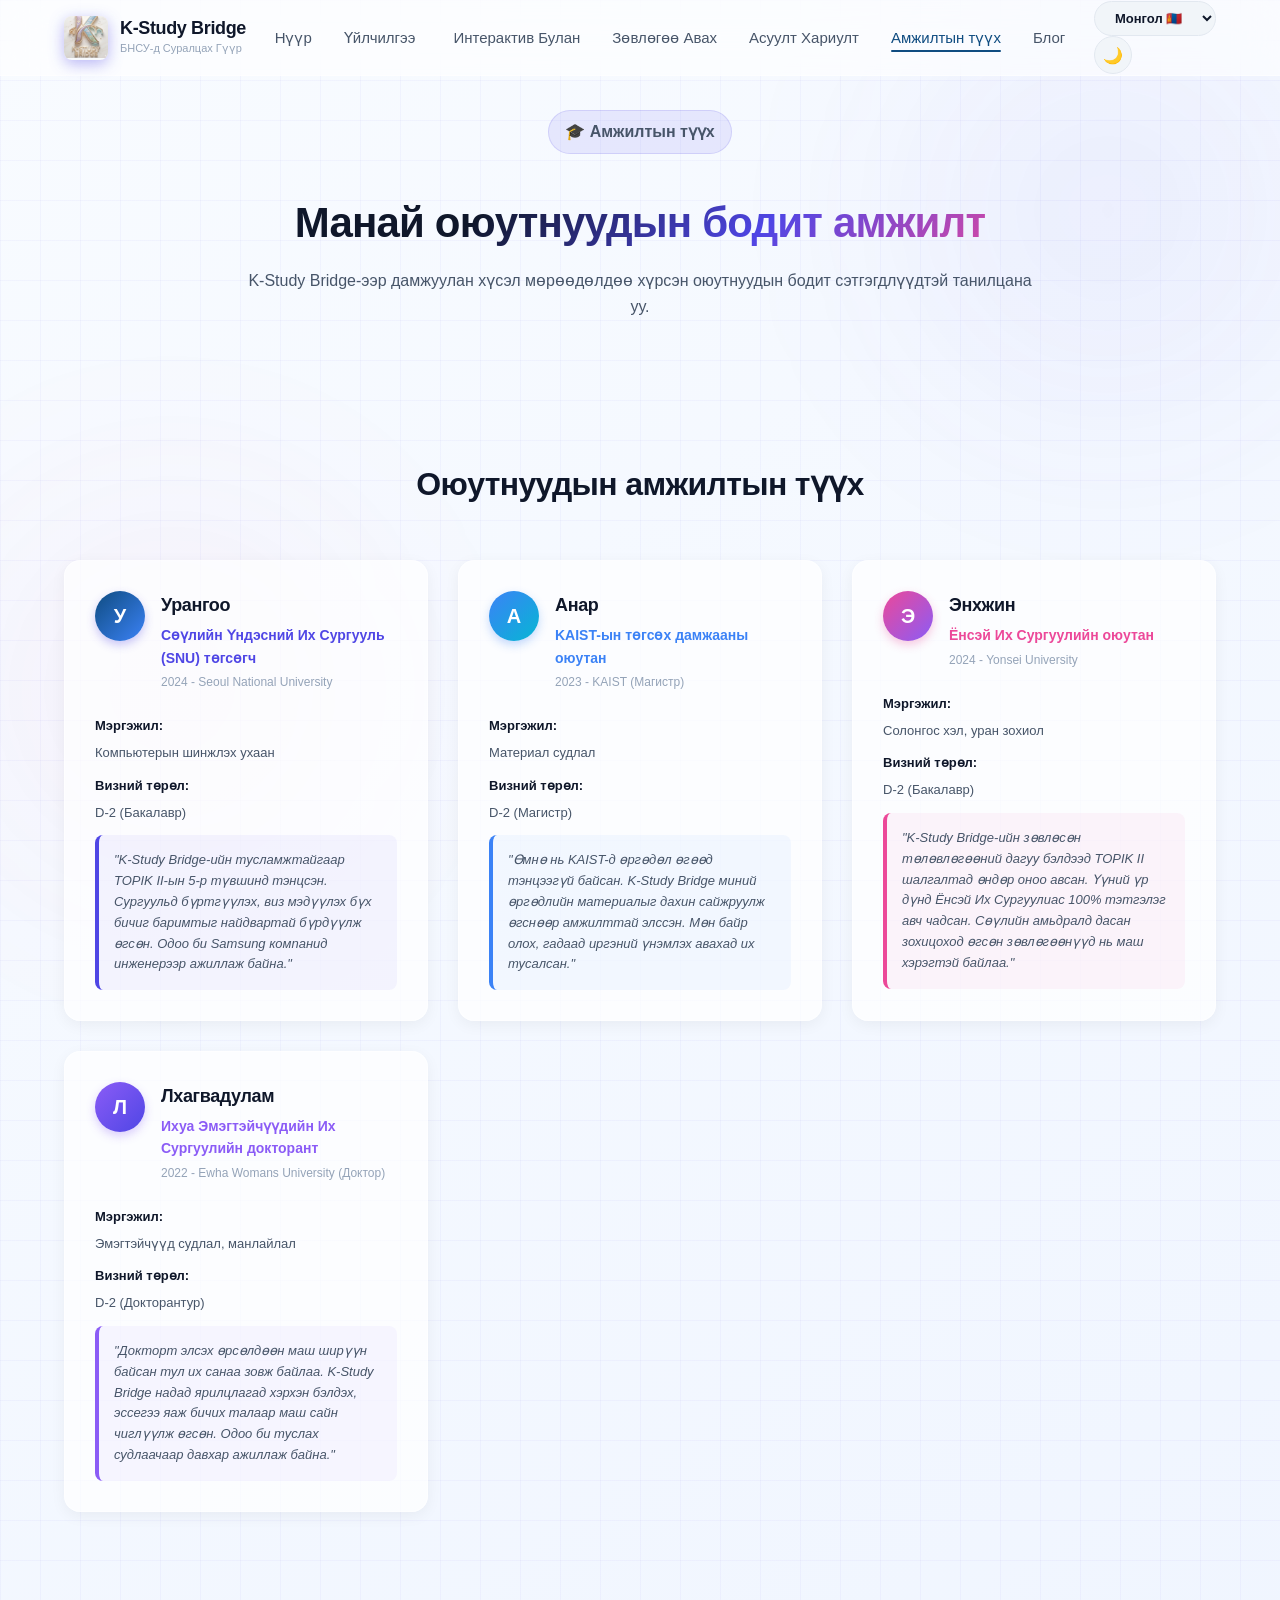
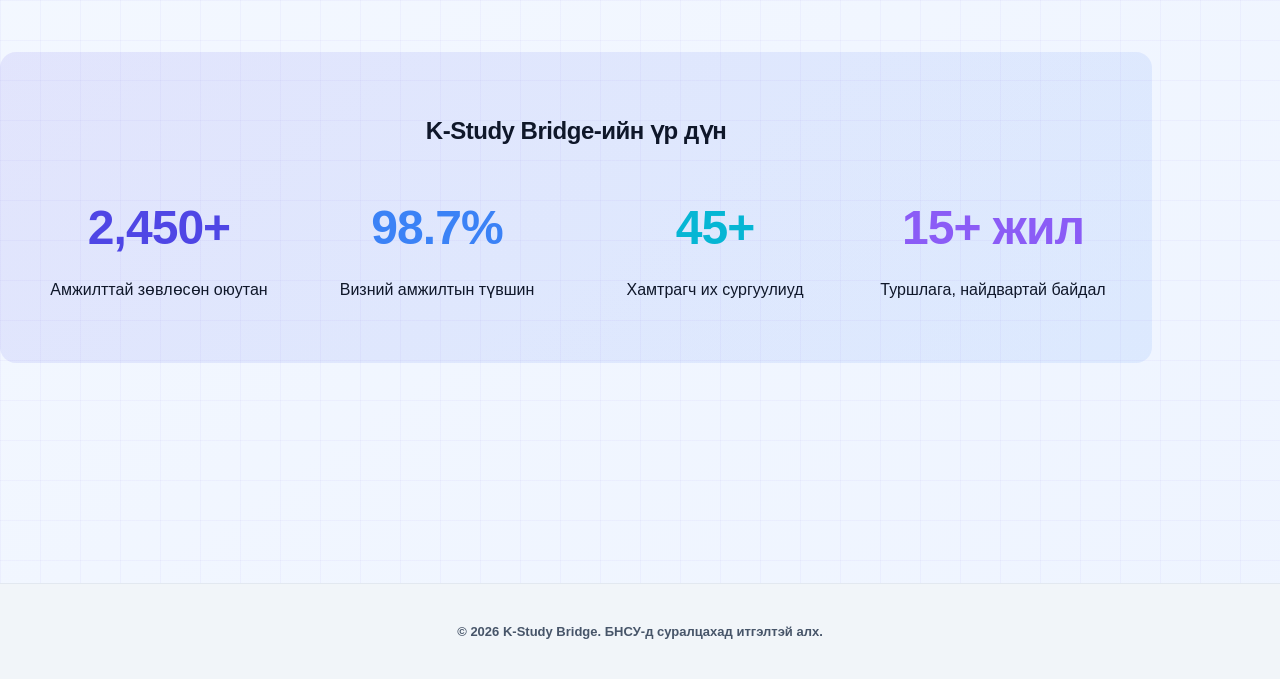
<file: success-story.html>
<!DOCTYPE html>
<html lang="mn">
<head>
  <meta charset="UTF-8" />
  <meta name="viewport" content="width=device-width, initial-scale=1.0" />
  <title data-translate="titleStory">K-Study Bridge | Амжилтын Түүх</title>
  <meta name="description" content="K-Study Bridge-ийн үйлчлүүлэгчдийн амжилтын түүх, Солонгосын их сургуулийн тэтгэлэг, визний зөвшөөрөл, амьдралын зөвлөгөө" />
  <meta property="og:title" content="K-Study Bridge | Амжилтын Түүх" />
  <meta property="og:description" content="K-Study Bridge-ийн үйлчлүүлэгчдийн амжилтын түүх, Солонгосын их сургуулийн тэтгэлэг, визний зөвшөөрөл, амьдралын зөвлөгөө" />
  <meta property="og:image" content="images/k_logo.webp" />
  <meta property="og:type" content="website" />
  <meta name="twitter:card" content="summary_large_image" />
  <meta name="twitter:title" content="K-Study Bridge | Амжилтын Түүх" />
  <meta name="twitter:description" content="K-Study Bridge-ийн үйлчлүүлэгчдийн амжилтын түүх, Солонгосын их сургуулийн тэтгэлэг, визний зөвшөөрөл, амьдралын зөвлөгөө" />
  <meta name="twitter:image" content="images/k_logo.webp" />
  <link rel="stylesheet" href="css/style.min.css" />
</head>
<body>
  <a class="skip-link" href="#main-content" data-translate="skipLink">Контент руу үсрэх</a>
  <header class="navbar" role="navigation" aria-label="Primary navigation">
    <div class="nav-container">
      <a href="index.html" class="nav-logo">
        <div class="logo-icon-img-wrap">
          <picture>
            <source type="image/webp" srcset="images/k_logo.webp" />
            <img src="images/k_logo.png" alt="K-Study Bridge" class="nav-logo-img" width="992" height="1079" loading="lazy" />
          </picture>
        </div>
        <div class="logo-meta">
          <h1>K-Study Bridge</h1>
          <span data-translate="logoTagline">БНСУ-д Суралцах Гүүр</span>
        </div>
      </a>
      <button id="nav-toggle" class="nav-toggle" aria-label="Open navigation menu" aria-expanded="false" aria-controls="main-navigation">
        <i class="fa-solid fa-bars" aria-hidden="true"></i>
        <i class="fa-solid fa-xmark" aria-hidden="true"></i>
      </button>
      
      <ul class="nav-links" id="main-navigation">
        <li><a href="index.html" class="nav-link" data-translate="navHome">Нүүр</a></li>
        <li class="nav-item dropdown">
          <button class="nav-link dropdown-toggle" type="button" aria-haspopup="true" aria-expanded="false">
            <span data-translate="navServices">Үйлчилгээ</span> <i class="fa-solid fa-chevron-down" aria-hidden="true"></i>
          </button>
          <ul class="dropdown-menu">
            <li><a href="index.html#services" data-translate="dropServiceOverview">Үйлчилгээний товч</a></li>
            <li><a href="service-university.html" data-translate="dropUniPage">Сургуулийн үйлчилгээ</a></li>
            <li><a href="service-visa.html" data-translate="dropVisaPage">Визийн үйлчилгээ</a></li>
            <li><a href="service-housing.html" data-translate="dropHousingPage">Байрны үйлчилгээ</a></li>
            <li><a href="service-living.html" data-translate="dropLivingPage">Амьдралын үйлчилгээ</a></li>
          </ul>
        </li>
        <li><a href="index.html#dashboard" class="nav-link" data-translate="navDashboard">Интерактив Булан</a></li>
        <li><a href="index.html#booking" class="nav-link" data-translate="navBooking">Зөвлөгөө Авах</a></li>
        <li><a href="index.html#faq" class="nav-link" data-translate="navFaq">Асуулт Хариулт</a></li>
        <li><a href="success-story.html" class="nav-link" data-translate="navStory">Амжилтын түүх</a></li>
        <li><a href="blog.html" class="nav-link" data-translate="navBlog">Блог</a></li>
      </ul>

      <div class="nav-actions">
        <select id="lang-select" class="lang-select-dropdown" aria-label="Select Language">
          <option value="mn">Монгол 🇲🇳</option>
          <option value="en">English 🇺🇸</option>
          <option value="ko">한국어 🇰🇷</option>
        </select>
        <button id="theme-toggle-btn" class="theme-btn" aria-label="Toggle Theme">🌙</button>
      </div>
    </div>
  </header>

  <main id="main-content" class="page-section">
    <section class="hero-section">
      <div class="hero-copy">
        <p class="hero-badge" data-translate="storyBadge">🎓 Амжилтын түүх</p>
        <h1 data-translate="storyHeroTitle">Манай оюутнуудын бодит амжилт</h1>
        <p data-translate="storySubtitle">K-Study Bridge-ээр дамжуулан хүсэл мөрөөдөлдөө хүрсэн оюутнуудын бодит сэтгэгдлүүдтэй танилцана уу.</p>
      </div>
    </section>

    <section class="stories-section container">
      <h2 data-translate="storyTitle">Оюутнуудын амжилтын түүх</h2>
      <div class="stories-grid">
        
        <!-- Story 1 -->
        <div class="story-card" style="box-shadow: 0 4px 15px rgba(0,0,0,0.05); transition: transform 0.3s ease, box-shadow 0.3s ease;" onmouseover="this.style.transform='translateY(-5px)'; this.style.boxShadow='0 15px 30px rgba(0,0,0,0.1)';" onmouseout="this.style.transform='translateY(0)'; this.style.boxShadow='0 4px 15px rgba(0,0,0,0.05)';">
          <div class="story-header">
            <div class="story-avatar" style="box-shadow: 0 4px 10px rgba(79, 70, 229, 0.3);" data-translate="story1Initial">У</div>
            <div class="story-meta">
              <h3 data-translate="story1Name">Урангоо</h3>
              <p class="story-title" style="color: #4f46e5; font-weight: 600;" data-translate="story1Meta">Сөүлийн Үндэсний Их Сургууль (SNU) төгсөгч</p>
              <p class="story-date" data-translate="story1Date">2024 - Seoul National University</p>
            </div>
          </div>
          <div class="story-content">
            <p><strong data-translate="storyLabelMajor">Мэргэжил:</strong> <span data-translate="story1Major">Компьютерын шинжлэх ухаан</span></p>
            <p><strong data-translate="storyLabelVisa">Визний төрөл:</strong> <span data-translate="story1Visa">D-2 (Бакалавр)</span></p>
            <p style="font-style: italic; color: var(--text-secondary); background: rgba(79, 70, 229, 0.05); padding: 15px; border-radius: 8px; border-left: 4px solid #4f46e5;"><span data-translate="story1Text">"K-Study Bridge-ийн тусламжтайгаар TOPIK II-ын 5-р түвшинд тэнцсэн. Сургуульд бүртгүүлэх, виз мэдүүлэх бүх бичиг баримтыг найдвартай бүрдүүлж өгсөн. Одоо би Samsung компанид инженерээр ажиллаж байна."</span></p>
          </div>
        </div>

        <!-- Story 2 -->
        <div class="story-card" style="box-shadow: 0 4px 15px rgba(0,0,0,0.05); transition: transform 0.3s ease, box-shadow 0.3s ease;" onmouseover="this.style.transform='translateY(-5px)'; this.style.boxShadow='0 15px 30px rgba(0,0,0,0.1)';" onmouseout="this.style.transform='translateY(0)'; this.style.boxShadow='0 4px 15px rgba(0,0,0,0.05)';">
          <div class="story-header">
            <div class="story-avatar" style="box-shadow: 0 4px 10px rgba(59, 130, 246, 0.3); background: linear-gradient(135deg, #3b82f6, #06b6d4);" data-translate="story2Initial">А</div>
            <div class="story-meta">
              <h3 data-translate="story2Name">Анар</h3>
              <p class="story-title" style="color: #3b82f6; font-weight: 600;" data-translate="story2Meta">KAIST-ын төгсөх дамжааны оюутан</p>
              <p class="story-date" data-translate="story2Date">2023 - KAIST (Магистр)</p>
            </div>
          </div>
          <div class="story-content">
            <p><strong data-translate="storyLabelMajor">Мэргэжил:</strong> <span data-translate="story2Major">Материал судлал</span></p>
            <p><strong data-translate="storyLabelVisa">Визний төрөл:</strong> <span data-translate="story2Visa">D-2 (Магистр)</span></p>
            <p style="font-style: italic; color: var(--text-secondary); background: rgba(59, 130, 246, 0.05); padding: 15px; border-radius: 8px; border-left: 4px solid #3b82f6;"><span data-translate="story2Text">"Өмнө нь KAIST-д өргөдөл өгөөд тэнцээгүй байсан. K-Study Bridge миний өргөдлийн материалыг дахин сайжруулж өгснөөр амжилттай элссэн. Мөн байр олох, гадаад иргэний үнэмлэх авахад их тусалсан."</span></p>
          </div>
        </div>

        <!-- Story 3 -->
        <div class="story-card" style="box-shadow: 0 4px 15px rgba(0,0,0,0.05); transition: transform 0.3s ease, box-shadow 0.3s ease;" onmouseover="this.style.transform='translateY(-5px)'; this.style.boxShadow='0 15px 30px rgba(0,0,0,0.1)';" onmouseout="this.style.transform='translateY(0)'; this.style.boxShadow='0 4px 15px rgba(0,0,0,0.05)';">
          <div class="story-header">
            <div class="story-avatar" style="box-shadow: 0 4px 10px rgba(236, 72, 153, 0.3); background: linear-gradient(135deg, #ec4899, #8b5cf6);" data-translate="story3Initial">Э</div>
            <div class="story-meta">
              <h3 data-translate="story3Name">Энхжин</h3>
              <p class="story-title" style="color: #ec4899; font-weight: 600;" data-translate="story3Meta">Ёнсэй Их Сургуулийн оюутан</p>
              <p class="story-date" data-translate="story3Date">2024 - Yonsei University</p>
            </div>
          </div>
          <div class="story-content">
            <p><strong data-translate="storyLabelMajor">Мэргэжил:</strong> <span data-translate="story3Major">Солонгос хэл, уран зохиол</span></p>
            <p><strong data-translate="storyLabelVisa">Визний төрөл:</strong> <span data-translate="story3Visa">D-2 (Бакалавр)</span></p>
            <p style="font-style: italic; color: var(--text-secondary); background: rgba(236, 72, 153, 0.05); padding: 15px; border-radius: 8px; border-left: 4px solid #ec4899;"><span data-translate="story3Text">"K-Study Bridge-ийн зөвлөсөн төлөвлөгөөний дагуу бэлдээд TOPIK II шалгалтад өндөр оноо авсан. Үүний үр дүнд Ёнсэй Их Сургуулиас 100% тэтгэлэг авч чадсан. Сөүлийн амьдралд дасан зохицоход өгсөн зөвлөгөөнүүд нь маш хэрэгтэй байлаа."</span></p>
          </div>
        </div>

        <!-- Story 4 -->
        <div class="story-card" style="box-shadow: 0 4px 15px rgba(0,0,0,0.05); transition: transform 0.3s ease, box-shadow 0.3s ease;" onmouseover="this.style.transform='translateY(-5px)'; this.style.boxShadow='0 15px 30px rgba(0,0,0,0.1)';" onmouseout="this.style.transform='translateY(0)'; this.style.boxShadow='0 4px 15px rgba(0,0,0,0.05)';">
          <div class="story-header">
            <div class="story-avatar" style="box-shadow: 0 4px 10px rgba(139, 92, 246, 0.3); background: linear-gradient(135deg, #8b5cf6, #4f46e5);" data-translate="story4Initial">Л</div>
            <div class="story-meta">
              <h3 data-translate="story4Name">Лхагвадулам</h3>
              <p class="story-title" style="color: #8b5cf6; font-weight: 600;" data-translate="story4Meta">Ихуа Эмэгтэйчүүдийн Их Сургуулийн докторант</p>
              <p class="story-date" data-translate="story4Date">2022 - Ewha Womans University (Доктор)</p>
            </div>
          </div>
          <div class="story-content">
            <p><strong data-translate="storyLabelMajor">Мэргэжил:</strong> <span data-translate="story4Major">Эмэгтэйчүүд судлал, манлайлал</span></p>
            <p><strong data-translate="storyLabelVisa">Визний төрөл:</strong> <span data-translate="story4Visa">D-2 (Докторантур)</span></p>
            <p style="font-style: italic; color: var(--text-secondary); background: rgba(139, 92, 246, 0.05); padding: 15px; border-radius: 8px; border-left: 4px solid #8b5cf6;"><span data-translate="story4Text">"Докторт элсэх өрсөлдөөн маш ширүүн байсан тул их санаа зовж байлаа. K-Study Bridge надад ярилцлагад хэрхэн бэлдэх, эссегээ яаж бичих талаар маш сайн чиглүүлж өгсөн. Одоо би туслах судлаачаар давхар ажиллаж байна."</span></p>
          </div>
        </div>

      </div>
    </section>

    <section class="stats-section container" style="background: linear-gradient(135deg, rgba(79, 70, 229, 0.1), rgba(59, 130, 246, 0.1)); padding: 60px 40px; border-radius: 16px; margin: 60px 0;">
      <h2 style="text-align: center; margin-bottom: 40px;" data-translate="storyStatsTitle">K-Study Bridge-ийн үр дүн</h2>
      <div style="display: grid; grid-template-columns: repeat(auto-fit, minmax(200px, 1fr)); gap: 40px;">
        <div style="text-align: center;">
          <h3 style="font-size: 48px; color: #4f46e5; margin-bottom: 10px;">2,450+</h3>
          <p data-translate="storyStats1">Амжилттай зөвлөсөн оюутан</p>
        </div>
        <div style="text-align: center;">
          <h3 style="font-size: 48px; color: #3b82f6; margin-bottom: 10px;">98.7%</h3>
          <p data-translate="storyStats2">Визний амжилтын түвшин</p>
        </div>
        <div style="text-align: center;">
          <h3 style="font-size: 48px; color: #06b6d4; margin-bottom: 10px;">45+</h3>
          <p data-translate="storyStats3">Хамтрагч их сургуулиуд</p>
        </div>
        <div style="text-align: center;">
          <h3 style="font-size: 48px; color: #8b5cf6; margin-bottom: 10px;"><span data-translate="storyStats4Value">15+ жил</span></h3>
          <p data-translate="storyStats4">Туршлага, найдвартай байдал</p>
        </div>
      </div>
    </section>
  </main>

  <footer class="site-footer">
    <p data-translate="storyFooterText">&copy; 2026 K-Study Bridge. БНСУ-д суралцахад итгэлтэй алх.</p>
  </footer>

  <script src="js/app.min.js"></script>
</body>
</html>
</file>
<file: css/style.min.css>
@import url(https://fonts.googleapis.com/css2?family=Inter:wght@300;400;500;600;700&family=Outfit:wght@400;500;600;700;800&display=swap);:root{--font-primary:'Inter',sans-serif;--font-heading:'Outfit',sans-serif;--bg-primary:#f8fafc;--bg-secondary:#f1f5f9;--body-bg-start:#f8fbff;--body-bg-end:#eef4ff;--glow-color-a:rgba(79, 70, 229, 0.14);--glow-color-b:rgba(236, 72, 153, 0.10);--text-primary:#0f172a;--text-secondary:#475569;--text-muted:#94a3b8;--accent-primary:#0f4c81;--accent-secondary:#e31b23;--accent-glow:rgba(255, 255, 255, 0.75);--glass-bg:rgba(255, 255, 255, 0.7);--glass-border:rgba(255, 255, 255, 0.5);--glass-shadow:0 8px 32px 0 rgba(31, 38, 135, 0.08);--card-shadow:0 4px 20px 0 rgba(0, 0, 0, 0.03);--inset-shadow:inset 0 2px 4px 0 rgba(0, 0, 0, 0.05);--radius-sm:8px;--radius-md:16px;--radius-lg:24px;--radius-full:9999px;--border-color:#e2e8f0;--transition-fast:0.2s cubic-bezier(0.4, 0, 0.2, 1);--transition-smooth:0.4s cubic-bezier(0.4, 0, 0.2, 1);--max-width:1200px;--grid-color:rgba(79, 70, 229, 0.04)}html[lang=mn]{--font-primary:'Arial',sans-serif;--font-heading:'Arial',sans-serif}body.dark-mode{--bg-primary:#090d16;--bg-secondary:#0f172a;--body-bg-start:#040816;--body-bg-end:#0f172a;--glow-color-a:rgba(129, 140, 248, 0.18);--glow-color-b:rgba(244, 114, 182, 0.14);--text-primary:#f8fafc;--text-secondary:#cbd5e1;--text-muted:#64748b;--accent-primary:#6366f1;--accent-secondary:#60a5fa;--accent-glow:#f472b6;--glass-bg:rgba(15, 23, 42, 0.7);--glass-border:rgba(255, 255, 255, 0.08);--glass-shadow:0 8px 32px 0 rgba(0, 0, 0, 0.4);--card-shadow:0 4px 20px 0 rgba(0, 0, 0, 0.2);--border-color:#1e293b;--grid-color:rgba(255, 255, 255, 0.03)}*,::after,::before{box-sizing:border-box;margin:0;padding:0}html{scroll-behavior:smooth}body{font-family:var(--font-primary);min-height:100vh;background-color:var(--bg-primary);background-image:linear-gradient(var(--grid-color) 1px,transparent 1px),linear-gradient(90deg,var(--grid-color) 1px,transparent 1px),linear-gradient(145deg,var(--body-bg-start) 0,var(--body-bg-end) 100%);background-size:40px 40px,40px 40px,100% 100%;color:var(--text-primary);line-height:1.6;overflow-x:hidden;transition:background-color var(--transition-smooth),background-image var(--transition-smooth),color var(--transition-smooth)}body::after,body::before{content:'';position:fixed;inset:auto;width:50vw;height:50vw;max-width:600px;max-height:600px;border-radius:50%;filter:blur(100px);opacity:.6;z-index:-1;pointer-events:none;animation:orbFloat 15s ease-in-out infinite alternate}body::before{top:-10%;right:-10%;background:radial-gradient(circle,var(--glow-color-a) 0,rgba(0,0,0,0) 70%)}body::after{bottom:-10%;left:-10%;background:radial-gradient(circle,var(--glow-color-b) 0,rgba(0,0,0,0) 70%);animation-delay:-7s}@keyframes orbFloat{0%{transform:translate(0,0) scale(1)}50%{transform:translate(-30px,50px) scale(1.1)}100%{transform:translate(20px,-20px) scale(.9)}}h1,h2,h3,h4,h5,h6{font-family:var(--font-heading);font-weight:700;letter-spacing:-.02em}a{color:inherit;text-decoration:none}button,input,select,textarea{font-family:inherit;font-size:inherit;outline:0}.btn-primary:focus-visible,.btn-secondary:focus-visible,.chatbot-toggle-btn:focus-visible,.faq-q:focus-visible,.form-control-input:focus-visible,.form-control-select:focus-visible,.service-card:focus-visible,button:focus-visible,input:focus-visible,select:focus-visible,textarea:focus-visible{outline:3px solid rgba(59,130,246,.85);outline-offset:3px}button{cursor:pointer;border:none;background:0 0}.container{width:90%;max-width:var(--max-width);margin:0 auto;padding:80px 0}.glass-card{background:var(--glass-bg);backdrop-filter:blur(16px);-webkit-backdrop-filter:blur(16px);border:1px solid var(--glass-border);border-radius:var(--radius-md);box-shadow:var(--glass-shadow);transition:transform var(--transition-fast),box-shadow var(--transition-fast),border var(--transition-smooth)}.glass-card:hover{transform:translateY(-4px);box-shadow:0 12px 40px 0 rgba(31,38,135,.12);border-color:rgba(99,102,241,.3)}.glowing-bg-circle{position:absolute;width:500px;height:500px;border-radius:50%;background:radial-gradient(circle,rgba(99,102,241,.15) 0,rgba(236,72,153,.05) 50%,rgba(0,0,0,0) 100%);filter:blur(50px);z-index:-1;pointer-events:none}.glowing-bg-circle-1{top:-200px;right:-100px}.glowing-bg-circle-2{bottom:20%;left:-250px}.navbar{position:fixed;top:0;left:0;width:100%;z-index:1000;background:rgba(255,255,255,.6);backdrop-filter:blur(20px);-webkit-backdrop-filter:blur(20px);border-bottom:1px solid var(--glass-border);transition:background-color var(--transition-smooth)}.skip-link{position:absolute;left:1rem;top:-3rem;z-index:1100;padding:.75rem 1rem;background:rgba(15,23,42,.95);color:#fff;border-radius:var(--radius-full);font-size:.92rem;text-decoration:none;transition:top var(--transition-fast),transform var(--transition-fast)}.skip-link:focus{top:1rem;transform:translateY(0)}.nav-toggle{display:none;border:none;background:0 0;color:var(--text-secondary);font-size:1.25rem;cursor:pointer;padding:.85rem}.nav-toggle i{transition:opacity var(--transition-fast),transform var(--transition-fast)}.nav-toggle:focus-visible{outline:3px solid rgba(59,130,246,.85);outline-offset:4px}.nav-toggle i.fa-xmark{display:none;opacity:0;transform:scale(.9)}.navbar.open .nav-toggle i.fa-bars{opacity:0}.navbar.open .nav-toggle i.fa-xmark{display:inline-block;opacity:1;transform:scale(1)}.dropdown-toggle.active,.nav-link.active{color:var(--accent-primary)}.dropdown-toggle.active::after,.nav-link.active::after{content:'';position:absolute;left:0;bottom:-6px;width:100%;height:2px;background:var(--accent-primary);border-radius:999px}body.dark-mode .navbar{background:rgba(9,13,22,.6)}.navbar.scrolled{background:rgba(255,255,255,.92);border-color:rgba(79,70,229,.18);box-shadow:0 18px 45px rgba(15,23,42,.12)}body.dark-mode .navbar.scrolled{background:rgba(7,11,20,.9);border-color:rgba(79,70,229,.22);box-shadow:0 18px 45px rgba(0,0,0,.32)}.nav-container{display:flex;justify-content:space-between;align-items:center;width:90%;max-width:var(--max-width);height:75px;margin:0 auto}.nav-logo{display:flex;align-items:center;gap:12px}.logo-icon-img-wrap{width:44px;height:44px;border-radius:var(--radius-sm);overflow:hidden;box-shadow:0 4px 15px rgba(79,70,229,.4);background-color:var(--bg-primary);display:flex;align-items:center;justify-content:center}.nav-logo-img{width:100%;height:100%;object-fit:cover}.logo-meta h1{font-size:18px;line-height:1.2}.logo-meta span{font-size:11px;color:var(--text-muted);display:block}.nav-links{display:flex;align-items:center;gap:32px;list-style:none}.nav-item.dropdown{position:relative}.nav-link{position:relative;font-weight:500;color:var(--text-secondary);font-size:15px;transition:color var(--transition-fast)}.dropdown-toggle{position:relative;display:inline-flex;align-items:center;gap:6px;color:var(--text-secondary);background:0 0;border:none;padding:0;cursor:pointer}.dropdown-toggle:focus,.dropdown-toggle:hover{color:var(--accent-primary)}.nav-item.dropdown .dropdown-menu{display:none;position:absolute;top:calc(100% + 6px);left:0;min-width:220px;background:var(--glass-bg);border:1px solid var(--border-color);border-radius:var(--radius-md);box-shadow:0 20px 45px rgba(15,23,42,.12);padding:10px 0;z-index:1001;transition:opacity var(--transition-fast),transform var(--transition-fast);opacity:0;transform:translateY(8px);pointer-events:none}.nav-item.dropdown.dropdown-open .dropdown-menu,.nav-item.dropdown:focus-within .dropdown-menu,.nav-item.dropdown:hover .dropdown-menu{display:block;opacity:1;transform:translateY(0);pointer-events:auto}.nav-item.dropdown .dropdown-menu li{list-style:none}.nav-item.dropdown .dropdown-menu a{display:flex;align-items:center;gap:16px;padding:10px 20px;color:var(--text-secondary);font-size:14px;transition:background var(--transition-fast),color var(--transition-fast)}.nav-item.dropdown .dropdown-menu a:focus,.nav-item.dropdown .dropdown-menu a:hover{background:rgba(79,70,229,.08);color:var(--accent-primary)}.lang-select-dropdown{background:var(--bg-secondary);color:var(--text-primary);border:1px solid var(--border-color);padding:8px 16px;border-radius:var(--radius-full);font-weight:600;font-size:13px;cursor:pointer;outline:0;transition:background var(--transition-fast),border-color var(--transition-fast),color var(--transition-fast)}.lang-select-dropdown:focus,.lang-select-dropdown:hover{background:var(--accent-primary);color:#fff;border-color:var(--accent-primary)}.lang-select-dropdown option{background:var(--bg-primary);color:var(--text-primary)}.theme-btn{width:38px;height:38px;background:var(--bg-secondary);border:1px solid var(--border-color);border-radius:50%;display:flex;align-items:center;justify-content:center;font-size:16px;transition:background var(--transition-fast)}.theme-btn:hover{background:var(--border-color)}.hero{position:relative;padding-top:150px;padding-bottom:80px;overflow:hidden}.hero-grid{display:grid;grid-template-columns:1.2fr 0.8fr;gap:60px;align-items:center}.hero-badge{display:inline-flex;align-items:center;background:rgba(79,70,229,.1);color:var(--accent-primary);padding:8px 16px;border-radius:var(--radius-full);font-size:13px;font-weight:600;margin-bottom:24px;border:1px solid rgba(79,70,229,.15)}body.dark-mode .hero-badge{background:rgba(99,102,241,.2)}.hero-title{font-size:48px;line-height:1.15;margin-bottom:24px;background:linear-gradient(135deg,var(--text-primary) 30%,var(--accent-primary),var(--accent-glow));background-clip:text;-webkit-background-clip:text;-webkit-text-fill-color:transparent}.hero-desc{font-size:17px;color:var(--text-secondary);margin-bottom:40px;max-width:600px}.hero-actions{display:flex;gap:16px;margin-bottom:48px}.btn-primary{background:linear-gradient(135deg,var(--accent-primary),var(--accent-secondary));color:#fff;font-weight:600;font-size:15px;padding:14px 28px;border-radius:var(--radius-sm);box-shadow:0 4px 15px rgba(79,70,229,.35);display:inline-flex;align-items:center;gap:10px;transition:transform var(--transition-fast),box-shadow var(--transition-fast)}.btn-primary:hover{transform:translateY(-2px);box-shadow:0 8px 25px rgba(79,70,229,.5)}.btn-secondary{background:var(--bg-secondary);color:var(--text-primary);border:1px solid var(--border-color);font-weight:600;font-size:15px;padding:14px 28px;border-radius:var(--radius-sm);display:inline-flex;align-items:center;transition:background var(--transition-fast),border-color var(--transition-fast)}.btn-secondary:hover{background:var(--border-color)}.hero-stats{display:flex;gap:40px;border-top:1px solid var(--border-color);padding-top:32px}.stat-item h4{font-size:28px;color:var(--accent-primary);line-height:1.1;margin-bottom:4px}.stat-item p{font-size:13px;color:var(--text-muted);font-weight:500}.hero-visual{position:relative;display:flex;justify-content:center;align-items:center}.hero-fade-slider{position:relative;width:480px;height:520px;border-radius:24px;overflow:hidden;box-shadow:0 25px 50px rgba(0,0,0,.25);border:6px solid var(--bg-primary);animation:floatCircle 6s ease-in-out infinite;background-color:var(--glass-bg)}.fade-slide{position:absolute;top:0;left:0;width:100%;height:100%;object-fit:cover;opacity:0;animation:fadeAnimation 16s infinite}picture:first-child .fade-slide{animation-delay:0s}picture:nth-child(2) .fade-slide{animation-delay:4s}picture:nth-child(3) .fade-slide{animation-delay:8s}picture:nth-child(4) .fade-slide{animation-delay:12s}@keyframes fadeAnimation{0%{opacity:0;transform:scale(1.05)}5%{opacity:1;transform:scale(1)}25%{opacity:1;transform:scale(1)}30%{opacity:0;transform:scale(1.05)}100%{opacity:0;transform:scale(1.05)}}.floating-overlay-card{position:absolute;padding:16px;border-radius:var(--radius-sm);background:rgba(255,255,255,.85);backdrop-filter:blur(10px);border:1px solid rgba(255,255,255,.5);box-shadow:0 10px 25px rgba(0,0,0,.08);display:flex;align-items:center;gap:12px}body.dark-mode .floating-overlay-card{background:rgba(15,23,42,.85);border-color:rgba(255,255,255,.08);box-shadow:0 10px 25px rgba(0,0,0,.3)}.card-1{bottom:20px;left:-20px;animation:floatCircle 5s ease-in-out infinite alternate}.card-2{top:10px;right:-10px;animation:floatCircle 4s ease-in-out infinite alternate-reverse}.floating-card-icon{width:40px;height:40px;border-radius:50%;background:var(--accent-primary);color:#fff;display:flex;align-items:center;justify-content:center;font-size:18px}.floating-card-meta span{display:block;font-size:11px;color:var(--text-muted)}.floating-card-meta strong{font-size:14px;color:var(--text-primary);font-family:var(--font-heading)}@keyframes floatCircle{0%{transform:translateY(0)}100%{transform:translateY(-15px)}}@keyframes spinSlow{0%{transform:rotate(0)}100%{transform:rotate(360deg)}}.services-section{background-color:var(--bg-secondary);transition:background-color var(--transition-smooth)}.section-header{text-align:center;max-width:700px;margin:0 auto 60px auto}.section-header h2{font-size:36px;color:var(--text-primary);margin-bottom:16px}.section-header p{color:var(--text-secondary);font-size:16px}.services-grid{display:grid;grid-template-columns:repeat(auto-fit,minmax(260px,1fr));gap:30px}.service-card{text-align:left;overflow:hidden;display:flex;flex-direction:column}.service-image-wrapper{position:relative;width:100%;height:220px;overflow:hidden;border-bottom:1px solid var(--glass-border)}.service-img{width:100%;height:100%;object-fit:cover;transition:transform var(--transition-smooth)}.service-card:hover .service-img{transform:scale(1.08)}.service-content{padding:30px;flex-grow:1;display:flex;flex-direction:column;position:relative}.service-icon-badge{position:absolute;top:5%;right:5%;width:38px;height:38px;border-radius:var(--radius-md);background:var(--bg-primary);color:var(--text-primary);display:flex;align-items:center;justify-content:center;font-size:24px;box-shadow:0 4px 15px rgba(0,0,0,.1);z-index:2;border:1px solid var(--border-color);transition:transform var(--transition-fast)}.service-card:hover .service-icon-badge{transform:translateY(-5px)}body.dark-mode .service-icon-badge{background:var(--bg-secondary);box-shadow:0 4px 15px rgba(0,0,0,.4)}.service-content h3{font-size:20px;margin-bottom:14px}.service-card p{font-size:14px;color:var(--text-secondary);line-height:1.6}.service-card[data-target-tab]{cursor:pointer}.service-card-action{margin-top:20px;display:flex;align-items:center}.service-learn-more{font-size:13px;font-weight:700;color:var(--accent-primary);display:inline-block;transition:color var(--transition-fast),transform var(--transition-fast)}.service-card:hover .service-learn-more{color:var(--accent-glow);transform:translateX(6px)}.detail-page-wrapper{padding-top:110px}.detail-page-hero{display:grid;grid-template-columns:1.1fr 0.9fr;gap:32px;align-items:center}.detail-page-badge{display:inline-flex;align-items:center;gap:8px;padding:10px 14px;border-radius:var(--radius-full);background:rgba(99,102,241,.12);color:var(--accent-primary);font-size:13px;font-weight:700}.detail-page-hero h1{font-size:42px;line-height:1.1;margin:18px 0 16px}.detail-page-hero p{color:var(--text-secondary);font-size:17px;line-height:1.7}.detail-page-hero .hero-actions{margin-top:28px}.detail-panel{padding:24px;border-radius:var(--radius-md);background:var(--glass-bg);border:1px solid var(--glass-border);box-shadow:var(--glass-shadow)}.detail-panel h3{font-size:18px;margin-bottom:12px}.detail-panel li,.detail-panel p{color:var(--text-secondary);line-height:1.6}.detail-grid{display:grid;grid-template-columns:repeat(auto-fit,minmax(260px,1fr));gap:24px;margin-top:30px}.detail-card{padding:24px;border-radius:var(--radius-md);background:var(--glass-bg);border:1px solid var(--glass-border);box-shadow:var(--glass-shadow)}.detail-card h3{font-size:18px;margin-bottom:10px}.detail-card ul{padding-left:18px;display:grid;gap:8px}.detail-steps{display:grid;gap:14px;margin-top:18px}.detail-step{display:flex;gap:14px;align-items:flex-start;padding:14px;border-radius:var(--radius-sm);background:rgba(99,102,241,.08);border:1px solid rgba(99,102,241,.12)}.detail-step-number{width:36px;height:36px;border-radius:50%;display:grid;place-items:center;background:var(--accent-primary);color:#fff;font-weight:800;flex:0 0 36px}.dashboard-container{margin-top:20px}.dashboard-nav{display:flex;justify-content:center;flex-wrap:wrap;gap:12px;margin-bottom:40px}.dashboard-tab-btn{padding:14px 24px;border-radius:var(--radius-full);background:var(--bg-secondary);color:var(--text-secondary);font-weight:600;font-size:14px;border:1px solid var(--border-color);transition:all var(--transition-fast)}.dashboard-tab-btn:hover{background:var(--border-color)}.dashboard-tab-btn.active{background:var(--accent-primary);color:#fff;border-color:var(--accent-primary);box-shadow:0 4px 15px rgba(79,70,229,.3)}.dashboard-panel{display:none}.dashboard-panel.active{display:block}.fade-in{animation:fadeInEffect .5s ease-out forwards}@keyframes fadeInEffect{from{opacity:0;transform:translateY(10px)}to{opacity:1;transform:translateY(0)}}.uni-controls-wrap{display:grid;grid-template-columns:1.2fr 0.8fr 0.8fr 1fr;gap:16px;margin-bottom:32px;align-items:center}.search-input-group{position:relative}.search-icon{position:absolute;left:16px;top:50%;transform:translateY(-50%);color:var(--text-muted);font-size:16px}.form-control-input{width:100%;background:var(--bg-primary);border:1px solid var(--border-color);color:var(--text-primary);padding:14px 16px 14px 44px;border-radius:var(--radius-sm);font-size:14px;transition:border-color var(--transition-fast)}.form-control-select{width:100%;background:var(--bg-primary);border:1px solid var(--border-color);color:var(--text-primary);padding:14px 16px;border-radius:var(--radius-sm);font-size:14px;cursor:pointer;transition:border-color var(--transition-fast)}.form-control-input:focus,.form-control-select:focus{border-color:var(--accent-primary)}.tuition-slider-group{display:flex;flex-direction:column;gap:6px}.slider-label-meta{display:flex;justify-content:space-between;font-size:12px;color:var(--text-muted);font-weight:500}.custom-range-slider{appearance:none;-webkit-appearance:none;width:100%;height:6px;border-radius:var(--radius-full);background:var(--border-color);outline:0}.custom-range-slider::-webkit-slider-thumb{-webkit-appearance:none;width:18px;height:18px;border-radius:50%;background:var(--accent-primary);cursor:pointer;box-shadow:0 2px 8px rgba(79,70,229,.4);transition:transform .1s ease}.custom-range-slider::-webkit-slider-thumb:hover{transform:scale(1.2)}.university-cards-grid{display:grid;grid-template-columns:repeat(auto-fill,minmax(340px,1fr));gap:30px}.university-card{padding:24px;display:flex;flex-direction:column;justify-content:space-between;min-height:400px}.card-header-uni{display:flex;gap:16px;align-items:flex-start;margin-bottom:20px;border-bottom:1px solid var(--border-color);padding-bottom:16px}.uni-logo-avatar{width:52px;height:52px;border-radius:var(--radius-sm);display:flex;align-items:center;justify-content:center;color:#fff;font-family:var(--font-heading);font-size:16px;font-weight:800;flex-shrink:0;box-shadow:0 4px 10px rgba(0,0,0,.1)}.uni-meta-title h3{font-size:18px;line-height:1.3;margin:6px 0}.uni-tag{font-size:10px;font-weight:700;text-transform:uppercase;padding:3px 8px;border-radius:var(--radius-full);letter-spacing:.05em;display:inline-block}.tag-d2{background:rgba(59,130,246,.15);color:var(--accent-secondary)}.tag-d4{background:rgba(236,72,153,.15);color:var(--accent-glow)}.uni-region-marker{font-size:12px;color:var(--text-muted);font-weight:500;display:block}.card-body-uni{display:flex;flex-direction:column;gap:12px;margin-bottom:24px}.uni-detail-item{display:flex;justify-content:space-between;font-size:13px;border-bottom:1px dashed var(--border-color);padding-bottom:6px}.uni-detail-item strong{color:var(--text-secondary)}.uni-detail-item span{font-weight:600;text-align:right}.uni-majors-section{font-size:13px;margin-top:4px}.uni-majors-section strong{color:var(--text-secondary);display:block;margin-bottom:6px}.uni-majors-pills{display:flex;flex-wrap:wrap;gap:6px}.uni-majors-pills span{font-size:11px;background:var(--bg-secondary);color:var(--text-secondary);padding:3px 8px;border-radius:var(--radius-full);font-weight:500;border:1px solid var(--border-color)}.card-footer-uni{display:flex;justify-content:space-between;align-items:center;border-top:1px solid var(--border-color);padding-top:16px}.uni-rating-badge{font-weight:700;color:#f59e0b;font-size:14px}.uni-web-btn{font-size:12px;font-weight:700;color:var(--accent-primary);transition:transform var(--transition-fast)}.uni-web-btn:hover{transform:translateX(2px)}.uni-no-results{grid-column:1/-1;text-align:center;padding:60px 0;color:var(--text-muted)}.no-results-icon{font-size:48px;margin-bottom:16px}.calculator-grid{display:grid;grid-template-columns:1.2fr 0.8fr;gap:40px;align-items:start}.calc-sliders-card{padding:40px 30px}.calc-slider-block{margin-bottom:30px}.calc-slider-block:last-child{margin-bottom:0}.calc-label-row{display:flex;justify-content:space-between;align-items:center;margin-bottom:10px}.calc-label-row label{font-weight:600;font-size:14px;color:var(--text-secondary)}.calc-numeric-val{font-family:var(--font-heading);font-size:16px;font-weight:700;color:var(--accent-primary)}.calc-summary-card{padding:40px 30px;text-align:center;position:sticky;top:100px}.calc-summary-title{font-size:18px;color:var(--text-secondary);margin-bottom:24px}.calc-total-display-wrap{margin-bottom:32px}.total-value-krw{font-family:var(--font-heading);font-size:38px;font-weight:850;line-height:1.1;color:var(--accent-primary);margin-bottom:8px;text-shadow:0 4px 10px rgba(79,70,229,.15)}.total-conversions-row{display:flex;justify-content:center;gap:20px;padding:12px;border-radius:var(--radius-sm);background:var(--bg-secondary);border:1px solid var(--border-color)}.conversion-col{display:flex;flex-direction:column}.conversion-col span{font-size:10px;color:var(--text-muted);text-transform:uppercase;font-weight:600}.conversion-col strong{font-size:16px;font-family:var(--font-heading);color:var(--text-primary)}.budget-badge-wrap{margin-bottom:24px}.budget-badge-label{font-size:12px;font-weight:600;color:var(--text-muted);display:block;margin-bottom:8px}.budget-badge{display:inline-block;padding:8px 16px;border-radius:var(--radius-full);font-weight:700;font-size:13px;text-transform:uppercase;letter-spacing:.05em}.badge-low{background:rgba(16,185,129,.15);color:#10b981}.badge-mid{background:rgba(59,130,246,.15);color:#3b82f6}.badge-high{background:rgba(236,72,153,.15);color:#ec4899}.budget-tip-text{font-size:13px;color:var(--text-secondary);line-height:1.6;border-top:1px solid var(--border-color);padding-top:20px}.calc-disclaimer{font-size:11px;color:var(--text-muted);margin-top:24px;line-height:1.4;text-align:left}.visa-assistant-wrap{display:grid;grid-template-columns:0.8fr 1.2fr;gap:40px;align-items:start}.visa-config-card{padding:30px}.visa-select-box-wrap{margin-top:16px}.visa-checklist-card{padding:40px 30px}.visa-checklist-tracker-header{margin-bottom:24px;border-bottom:1px solid var(--border-color);padding-bottom:16px}.visa-checklist-tracker-header h4{font-size:20px;margin-bottom:6px}.visa-meta-sub{font-size:13px;color:var(--text-muted)}.visa-checklist-item{margin-bottom:16px;padding:12px 16px;border-radius:var(--radius-sm);background:var(--bg-primary);border:1px solid var(--border-color);transition:all var(--transition-fast)}.visa-checklist-item:hover{border-color:rgba(99,102,241,.3)}.visa-checklist-item.completed{background:rgba(16,185,129,.05);border-color:rgba(16,185,129,.2)}body.dark-mode .visa-checklist-item.completed{background:rgba(16,185,129,.1);border-color:rgba(16,185,129,.3)}.visa-check-label{display:flex;align-items:flex-start;gap:12px;cursor:pointer;font-size:14px;font-weight:500;color:var(--text-secondary)}.visa-item-checkbox{display:none}.custom-checkbox-indicator{width:20px;height:20px;border-radius:4px;border:2px solid var(--text-muted);flex-shrink:0;display:inline-flex;align-items:center;justify-content:center;position:relative;transition:all var(--transition-fast)}.visa-item-checkbox:checked+.custom-checkbox-indicator{background:#10b981;border-color:#10b981}.visa-item-checkbox:checked+.custom-checkbox-indicator::after{content:'✓';color:#fff;font-size:12px;font-weight:800}.visa-chk-text{transition:color var(--transition-fast)}.visa-item-checkbox:checked~.visa-chk-text{color:var(--text-muted);text-decoration:line-through}.visa-progress-wrap{margin-top:30px;border-top:1px solid var(--border-color);padding-top:20px}.visa-progress-header{display:flex;justify-content:space-between;font-size:13px;font-weight:600;color:var(--text-secondary);margin-bottom:8px}.visa-progress-bar-bg{width:100%;height:8px;border-radius:var(--radius-full);background:var(--bg-secondary);overflow:hidden}.visa-progress-bar-fill{height:100%;border-radius:var(--radius-full);background:linear-gradient(90deg,#10b981,#34d399);transition:width var(--transition-smooth)}.housing-catalog-grid{display:grid;grid-template-columns:repeat(auto-fit,minmax(280px,1fr));gap:30px}.housing-card{padding:30px;display:flex;flex-direction:column;justify-content:space-between}.housing-card h3{font-size:20px;margin-bottom:12px}.housing-card p{font-size:13px;color:var(--text-secondary);margin-bottom:24px;line-height:1.6}.housing-features-list{list-style:none;margin-bottom:24px}.housing-features-list li{font-size:12px;color:var(--text-secondary);margin-bottom:8px;display:flex;align-items:center;gap:8px}.housing-features-list li::before{content:'✦';color:var(--accent-primary);font-weight:700}.housing-cost-row{border-top:1px solid var(--border-color);padding-top:16px;display:flex;justify-content:space-between;align-items:center}.housing-cost-row span{font-size:11px;color:var(--text-muted);text-transform:uppercase;font-weight:600}.housing-cost-row strong{font-family:var(--font-heading);font-size:16px;color:var(--accent-primary)}.booking-section{position:relative;overflow:hidden}.booking-wizard-card{max-width:760px;margin:0 auto;padding:40px}.wizard-progress-header-wrap{margin-bottom:40px}.wizard-progress-meta{display:flex;justify-content:space-between;font-size:13px;color:var(--text-muted);font-weight:600;margin-bottom:8px}.wizard-progress-bg{width:100%;height:6px;border-radius:var(--radius-full);background:var(--bg-secondary);margin-bottom:24px}.wizard-progress-fill{height:100%;border-radius:var(--radius-full);background:linear-gradient(90deg,var(--accent-primary),var(--accent-glow));width:0%;transition:width var(--transition-smooth)}.step-indicators-wrap{display:flex;justify-content:space-between;position:relative}.step-indicator-item{display:flex;align-items:center;gap:8px;font-size:13px;color:var(--text-muted);font-weight:600;transition:color var(--transition-fast)}.step-indicator-item.active{color:var(--accent-primary)}.step-ind-circle{width:24px;height:24px;border-radius:50%;border:2px solid var(--text-muted);display:flex;align-items:center;justify-content:center;font-size:11px;transition:all var(--transition-fast)}.step-indicator-item.active .step-ind-circle{border-color:var(--accent-primary);background:var(--accent-primary);color:#fff}.wizard-step{display:none}.wizard-step.active{display:block;animation:fadeInEffect .4s ease-out forwards}.form-group-block{margin-bottom:24px}.form-group-block label{display:block;font-size:14px;font-weight:600;color:var(--text-secondary);margin-bottom:8px}.wizard-form-input{width:100%;background:var(--bg-secondary);border:1px solid var(--border-color);color:var(--text-primary);padding:14px 16px;border-radius:var(--radius-sm);font-size:14px;transition:all var(--transition-fast)}.wizard-form-input:focus{border-color:var(--accent-primary);background:var(--bg-primary);box-shadow:0 0 0 4px rgba(79,70,229,.1)}.wizard-form-input.input-error{border-color:#ef4444;background:rgba(239,68,68,.03)}.form-error{display:none;font-size:12px;color:#ef4444;font-weight:600;margin-top:6px}.form-error.show{display:block}.booking-status-message{margin:18px 0 0;font-size:14px;line-height:1.55;color:var(--text-secondary);min-height:22px}.booking-status-message.info{color:#2563eb}.booking-status-message.success{color:#10b981}.booking-status-message.error{color:#ef4444}.btn-primary{position:relative}.btn-primary.loading{cursor:wait;opacity:.9}.btn-primary.loading::after{content:'';position:absolute;right:16px;top:50%;width:16px;height:16px;margin-top:-8px;border:2px solid rgba(255,255,255,.85);border-top-color:transparent;border-radius:50%;animation:spin .8s linear infinite}@keyframes spin{from{transform:rotate(0)}to{transform:rotate(360deg)}}.summary-data-item.hidden{display:none}.wizard-two-col{display:grid;grid-template-columns:1fr 1fr;gap:20px}.wizard-summary-layout{background:var(--bg-secondary);border:1px solid var(--border-color);border-radius:var(--radius-sm);padding:24px;margin-bottom:24px}.wizard-summary-layout h4{font-size:16px;margin-bottom:16px;border-bottom:1px solid var(--border-color);padding-bottom:8px}.summary-data-list{display:flex;flex-direction:column;gap:12px}.summary-data-item{display:flex;justify-content:space-between;font-size:13px}.summary-data-item span{color:var(--text-muted);font-weight:500}.summary-data-item strong{color:var(--text-primary);text-align:right}.booking-wizard-actions{display:flex;justify-content:flex-end;gap:16px;border-top:1px solid var(--border-color);padding-top:30px;margin-top:30px}.booking-success-container{display:none;flex-direction:column;align-items:center;text-align:center;padding:40px 20px;position:relative}.success-icon-globe{width:80px;height:80px;border-radius:50%;background:rgba(16,185,129,.1);color:#10b981;display:flex;align-items:center;justify-content:center;font-size:40px;margin-bottom:24px;animation:scaleBounce .5s cubic-bezier(.175,.885,.32,1.275) forwards}@keyframes scaleBounce{0%{transform:scale(0)}100%{transform:scale(1)}}.success-title{font-size:26px;margin-bottom:16px;color:var(--text-primary)}.success-desc{font-size:15px;color:var(--text-secondary);max-width:550px;margin-bottom:32px;line-height:1.6}.confetti-canvas-element{position:absolute;top:0;left:0;width:100%;height:100%;pointer-events:none;z-index:10}.faq-grid{max-width:800px;margin:0 auto;display:flex;flex-direction:column;gap:16px}.faq-item{overflow:hidden}.faq-q{padding:24px 30px;display:flex;justify-content:space-between;align-items:center;cursor:pointer;transition:background var(--transition-fast)}.faq-q h3{font-size:16px;color:var(--text-primary);font-weight:600;padding-right:20px}.faq-icon-indicator{width:24px;height:24px;border-radius:50%;background:var(--bg-secondary);display:flex;align-items:center;justify-content:center;font-size:12px;font-weight:700;color:var(--text-secondary);transition:transform var(--transition-fast),background var(--transition-fast)}.faq-item.active .faq-icon-indicator{transform:rotate(45deg);background:var(--accent-primary);color:#fff}.faq-a{max-height:0;overflow:hidden;transition:max-height var(--transition-smooth)}.faq-a-inner{padding:0 30px 24px 30px;font-size:14px;color:var(--text-secondary);line-height:1.6;border-top:1px solid var(--border-color);padding-top:16px}.faq-item.active .faq-a{max-height:500px}.footer{background-color:var(--bg-secondary);border-top:1px solid var(--border-color);padding-top:80px;padding-bottom:40px;font-size:14px;color:var(--text-secondary);transition:background-color var(--transition-smooth)}.footer-top-grid{display:grid;grid-template-columns:1.2fr 0.8fr;gap:80px;margin-bottom:60px}.footer-brand h2{font-size:22px;color:var(--text-primary);margin-bottom:12px}.footer-brand p{max-width:480px;color:var(--text-muted);line-height:1.6}.footer-contact h3{font-size:16px;color:var(--text-primary);margin-bottom:20px}.footer-contact-list{list-style:none}.footer-contact-list li{margin-bottom:12px;color:var(--text-secondary)}.footer-bottom{border-top:1px solid var(--border-color);padding-top:30px;display:flex;justify-content:space-between;align-items:center;flex-wrap:wrap;gap:20px}.footer-copyright{color:var(--text-muted);font-size:12px}.footer-social-icons{display:flex;gap:16px}.social-icon-btn{width:36px;height:36px;border-radius:50%;background:var(--bg-primary);border:1px solid var(--border-color);display:flex;align-items:center;justify-content:center;font-size:14px;transition:all var(--transition-fast)}.social-icon-btn:hover{background:var(--accent-primary);color:#fff;transform:translateY(-2px)}@media (max-width:992px){.hero-grid{grid-template-columns:1fr;gap:40px;text-align:center}.hero-badge,.hero-desc{margin-left:auto;margin-right:auto}.hero-actions{justify-content:center}.hero-stats{justify-content:center}.hero-visual{margin-top:30px}.hero-fade-slider{width:400px;height:440px;margin:0 auto}.uni-controls-wrap{grid-template-columns:1fr 1fr}.calculator-grid,.visa-assistant-wrap{grid-template-columns:1fr}.calc-summary-card{position:static}.footer-top-grid{grid-template-columns:1fr;gap:40px}}@media (max-width:900px){.detail-page-wrapper{padding-top:96px}.detail-page-hero{grid-template-columns:1fr;gap:24px}.detail-page-hero h1{font-size:32px}.detail-page-hero p{font-size:15px}.detail-grid{grid-template-columns:1fr;gap:18px}.detail-card,.detail-panel{padding:18px}.nav-toggle{display:inline-flex}.nav-links{display:none;flex-direction:column;width:100%;gap:16px;padding:14px 0;border-top:1px solid var(--glass-border);background:rgba(255,255,255,.92);backdrop-filter:blur(20px)}body.dark-mode .nav-links{background:rgba(9,13,22,.95)}.navbar.open .nav-links{display:flex}.navbar.open .nav-toggle i.fa-bars{display:none}.navbar.open .nav-toggle i.fa-xmark{display:inline-block}.nav-item.dropdown .dropdown-menu{position:static;top:auto;left:auto;width:100%;box-shadow:none;border:none;background:0 0;padding:0;opacity:1;transform:none;pointer-events:auto;display:block}}@media (max-width:600px){.services-grid{display:grid;grid-template-columns:1fr;gap:24px}.service-card{width:100%}.service-image-wrapper{height:180px}.service-content{padding:18px}.hero-title{font-size:34px}.hero-stats{flex-direction:column;gap:20px;align-items:center}.hero-fade-slider{width:100%;max-width:340px;height:380px;border-width:4px;border-radius:20px}.uni-controls-wrap{grid-template-columns:1fr}.nav-container{flex-wrap:wrap;height:auto;padding:8px 0;gap:8px;align-items:center}.nav-logo{flex:1 1 auto;max-width:70%}.logo-meta h1{font-size:18px}.logo-meta span{display:none}.nav-toggle{margin-left:auto}.nav-actions{width:100%;justify-content:center;flex-wrap:nowrap;gap:12px}.nav-links{flex-direction:column;width:100%;gap:12px;padding-top:10px}.dropdown-toggle,.nav-link{width:100%;justify-content:flex-start}.nav-links li{width:100%}.nav-item.dropdown .dropdown-menu{position:static;top:auto;left:auto;width:100%;box-shadow:none;border:none;background:0 0;padding:0;opacity:1;transform:none;pointer-events:auto;display:block}.nav-item.dropdown .dropdown-menu a{padding-left:20px;border-radius:0}.detail-page-hero .hero-actions{flex-direction:column;align-items:stretch}.detail-page-hero .hero-actions a{width:100%;text-align:center;justify-content:center}.detail-step{gap:10px;padding:12px}.detail-step-number{width:32px;height:32px;flex:0 0 32px;font-size:14px}.wizard-two-col{grid-template-columns:1fr;gap:0}.step-indicators-wrap{flex-direction:column;gap:12px}.booking-wizard-card{padding:24px}}.chatbot-widget-container{position:fixed;bottom:30px;right:30px;z-index:9999;font-family:var(--font-primary)}.chatbot-toggle-btn{width:60px;height:60px;border-radius:50%;background:linear-gradient(135deg,var(--accent-primary),var(--accent-glow));box-shadow:0 8px 24px rgba(79,70,229,.4),inset 0 2px 4px rgba(255,255,255,.2);display:flex;align-items:center;justify-content:center;position:relative;transition:transform var(--transition-fast),box-shadow var(--transition-fast);border:1px solid rgba(255,255,255,.1)}.chatbot-toggle-btn:hover{transform:scale(1.08) rotate(-5deg);box-shadow:0 12px 30px rgba(79,70,229,.6)}.bot-toggle-icon{font-size:26px}.bot-toggle-badge{position:absolute;top:-2px;right:-2px;background:#10b981;color:#fff;font-size:9px;font-weight:800;padding:3px 6px;border-radius:var(--radius-full);border:2px solid var(--bg-primary);letter-spacing:.05em}.chatbot-window{width:380px;height:520px;display:flex;flex-direction:column;overflow:hidden;position:absolute;bottom:0;right:0;transform:translateY(40px) scale(.95);opacity:0;visibility:hidden;transition:all var(--transition-smooth);transform-origin:bottom right}.chatbot-window.active{transform:translateY(0) scale(1);opacity:1;visibility:visible}.chatbot-header{padding:16px 20px;background:linear-gradient(135deg,var(--accent-primary),var(--accent-secondary));color:#fff;display:flex;justify-content:space-between;align-items:center;border-bottom:1px solid rgba(255,255,255,.08)}.bot-header-info{display:flex;align-items:center;gap:12px}.bot-avatar{width:36px;height:36px;border-radius:50%;background:rgba(255,255,255,.15);display:flex;align-items:center;justify-content:center;font-size:20px;border:1px solid rgba(255,255,255,.25)}.bot-title-meta h3{font-size:15px;font-family:var(--font-heading)}.stories-section{padding:80px 0}.stories-section h2{font-size:32px;text-align:center;margin-bottom:50px;color:var(--text-primary)}.stories-grid{display:grid;grid-template-columns:repeat(auto-fit,minmax(300px,1fr));gap:30px}.story-card{padding:30px;border-radius:var(--radius-md);background:var(--glass-bg);border:1px solid var(--glass-border);box-shadow:var(--glass-shadow);transition:all var(--transition-fast);display:flex;flex-direction:column}.story-card:hover{transform:translateY(-6px);border-color:rgba(99,102,241,.3);box-shadow:0 12px 40px rgba(31,38,135,.15)}.story-header{display:flex;gap:16px;margin-bottom:24px;align-items:flex-start}.story-avatar{width:50px;height:50px;border-radius:50%;background:linear-gradient(135deg,var(--accent-primary),#3b82f6);color:#fff;display:flex;align-items:center;justify-content:center;font-weight:800;font-size:20px;flex-shrink:0}.story-meta{flex:1}.story-meta h3{font-size:18px;margin-bottom:4px;color:var(--text-primary)}.story-title{font-size:14px;color:#4f46e5;font-weight:600;margin-bottom:4px}.story-date{font-size:12px;color:var(--text-muted)}.story-content{display:flex;flex-direction:column;gap:12px}.story-content p{font-size:13px;line-height:1.6;color:var(--text-secondary)}.story-content strong{color:var(--text-primary);display:block;margin-bottom:6px}.pricing-section{padding:80px 0}.pricing-intro{text-align:center;max-width:700px;margin:0 auto 60px}.pricing-intro h2{font-size:32px;margin-bottom:16px;color:var(--text-primary)}.pricing-intro p{font-size:16px;color:var(--text-secondary)}.pricing-grid{display:grid;grid-template-columns:repeat(auto-fit,minmax(300px,1fr));gap:30px;margin-bottom:60px}.pricing-card{padding:40px 30px;border-radius:var(--radius-md);background:var(--glass-bg);border:1px solid var(--glass-border);box-shadow:var(--glass-shadow);display:flex;flex-direction:column;transition:all var(--transition-smooth);position:relative}.pricing-card:hover{transform:translateY(-8px);border-color:rgba(99,102,241,.3);box-shadow:0 15px 50px rgba(31,38,135,.2)}.pricing-header h3{font-size:22px;margin-bottom:8px;color:var(--text-primary)}.pricing-subtitle{font-size:13px;color:var(--text-muted);margin-bottom:24px}.pricing-price{display:flex;flex-direction:column;gap:4px;padding:20px 0;border-top:1px solid var(--border-color);border-bottom:1px solid var(--border-color);margin-bottom:30px}.price-amount{font-size:32px;font-weight:800;color:#4f46e5;font-family:var(--font-heading)}.price-period{font-size:12px;color:var(--text-muted)}.pricing-features{list-style:none;display:flex;flex-direction:column;gap:12px;margin-bottom:30px;flex-grow:1}.pricing-features li{font-size:13px;color:var(--text-secondary);display:flex;align-items:center;gap:8px}.blog-section{padding:80px 0}.blog-grid{display:grid;grid-template-columns:repeat(auto-fit,minmax(350px,1fr));gap:40px}.blog-card{padding:30px;border-radius:var(--radius-md);background:var(--glass-bg);border:1px solid var(--glass-border);box-shadow:var(--glass-shadow);transition:all var(--transition-fast);display:flex;flex-direction:column}.blog-card:hover{transform:translateY(-6px);border-color:rgba(99,102,241,.3);box-shadow:0 12px 40px rgba(31,38,135,.15)}.blog-card-header{margin-bottom:20px;border-bottom:1px solid var(--border-color);padding-bottom:20px}.blog-card-header h2{font-size:20px;line-height:1.4;margin-bottom:12px;color:var(--text-primary)}.blog-card-header h2 a{transition:color var(--transition-fast)}.blog-card:hover .blog-card-header h2 a{color:#4f46e5}.blog-meta{font-size:12px;color:var(--text-muted);font-weight:500}.blog-card-content{display:flex;flex-direction:column;gap:14px;flex-grow:1}.blog-card-content p{font-size:13px;line-height:1.6;color:var(--text-secondary)}.blog-card-content strong{color:var(--text-primary)}.blog-card-content p:last-child{margin-top:auto;padding-top:10px;border-top:1px dashed var(--border-color)}.page-section{padding-top:110px;padding-bottom:80px}.hero-section{text-align:center;max-width:800px;margin:0 auto 60px}.hero-section .hero-badge{display:inline-flex}.hero-section h1{font-size:42px;line-height:1.2;margin:20px 0;background:linear-gradient(135deg,var(--text-primary) 30%,#4f46e5,#ec4899);background-clip:text;-webkit-background-clip:text;-webkit-text-fill-color:transparent}.hero-section p{font-size:16px;color:var(--text-secondary);line-height:1.6}.site-footer{background:var(--bg-secondary);border-top:1px solid var(--border-color);padding:40px 0;text-align:center;color:var(--text-secondary);margin-top:80px}.site-footer p{font-size:13px;font-weight:600;line-height:1.2}.bot-status-indicator{font-size:11px;color:rgba(255,255,255,.8);display:flex;align-items:center;gap:6px;margin-top:2px}.dot-status{width:7px;height:7px;border-radius:50%;background:#f59e0b;display:inline-block;box-shadow:0 0 8px #f59e0b;animation:pulseStatus 2s infinite;transition:background var(--transition-fast),box-shadow var(--transition-fast)}.dot-status.online{background:#10b981;box-shadow:0 0 8px #10b981}@keyframes pulseStatus{0%{transform:scale(.9);opacity:.8}50%{transform:scale(1.2);opacity:1}100%{transform:scale(.9);opacity:.8}}.bot-header-actions{display:flex;align-items:center;gap:12px}.chatbot-settings-btn{font-size:18px;color:rgba(255,255,255,.7);transition:color var(--transition-fast),transform var(--transition-fast);line-height:1;background:0 0;border:none;cursor:pointer;outline:0;padding:0}.chatbot-settings-btn:hover{color:#fff;transform:rotate(30deg)}.chatbot-close-btn{font-size:24px;color:rgba(255,255,255,.7);transition:color var(--transition-fast);line-height:1;background:0 0;border:none;cursor:pointer;outline:0;padding:0}.chatbot-close-btn:hover{color:#fff}.chatbot-settings-panel{max-height:0;overflow:hidden;background:var(--bg-secondary);border-bottom:1px solid var(--border-color);transition:max-height var(--transition-smooth)}.chatbot-settings-panel.active{max-height:170px}.settings-panel-inner{padding:14px 20px;display:flex;flex-direction:column;gap:8px}.settings-panel-inner label{font-size:12px;font-weight:600;color:var(--text-secondary)}.api-key-input-row{display:flex;gap:8px}.api-key-input-row input{flex:1;padding:8px 12px;border-radius:var(--radius-sm);border:1px solid var(--border-color);background:var(--bg-primary);color:var(--text-primary);font-size:12px;outline:0;transition:border-color var(--transition-fast)}.api-key-input-row input:focus{border-color:var(--accent-primary)}.btn-save-key{padding:8px 16px;border-radius:var(--radius-sm);background:linear-gradient(135deg,var(--accent-primary),var(--accent-secondary));color:#fff;font-weight:600;font-size:12px;border:none;cursor:pointer;transition:opacity var(--transition-fast)}.btn-save-key:hover{opacity:.9}.settings-help-text{font-size:10px;color:var(--text-muted);line-height:1.4}.settings-help-text a{color:var(--accent-primary);text-decoration:underline}.chatbot-messages-body{flex:1;padding:20px;overflow-y:auto;display:flex;flex-direction:column;gap:16px;background:rgba(255,255,255,.2)}body.dark-mode .chatbot-messages-body{background:rgba(9,13,22,.2)}.chatbot-messages-body::-webkit-scrollbar{width:5px}.chatbot-messages-body::-webkit-scrollbar-track{background:0 0}.chatbot-messages-body::-webkit-scrollbar-thumb{background:var(--border-color);border-radius:var(--radius-full)}.msg-wrap{display:flex;width:100%}.msg-bot-wrap{justify-content:flex-start}.msg-user-wrap{justify-content:flex-end}.msg-bubble{max-width:80%;padding:12px 16px;border-radius:var(--radius-md);font-size:13px;position:relative;line-height:1.5;box-shadow:var(--card-shadow)}.msg-bot{background:var(--bg-primary);color:var(--text-primary);border-bottom-left-radius:4px;border:1px solid var(--border-color)}.msg-user{background:linear-gradient(135deg,var(--accent-primary),var(--accent-secondary));color:#fff;border-bottom-right-radius:4px;box-shadow:0 4px 12px rgba(79,70,229,.2)}.msg-text{word-wrap:break-word}.msg-time{font-size:9px;display:block;text-align:right;margin-top:6px;opacity:.65}.chatbot-chips-container{padding:10px 16px;display:flex;flex-wrap:wrap;gap:8px;border-top:1px solid var(--border-color);background:rgba(255,255,255,.1);backdrop-filter:blur(8px)}.chat-chip{background:var(--bg-primary);border:1px solid var(--border-color);color:var(--text-secondary);padding:6px 12px;border-radius:var(--radius-full);font-size:11px;font-weight:600;transition:all var(--transition-fast);cursor:pointer}.chat-chip:hover{background:var(--accent-primary);color:#fff;border-color:var(--accent-primary);transform:translateY(-1px)}.chatbot-typing-indicator{display:none;align-items:center;gap:8px;padding:10px 20px;font-size:11px;color:var(--text-muted)}.chatbot-typing-indicator.show{display:flex;animation:fadeInEffect .3s ease-out}.typing-dots-wave{display:flex;gap:4px}.typing-dots-wave .dot{width:6px;height:6px;border-radius:50%;background:var(--text-muted);display:inline-block;animation:typingPulseDot 1.4s infinite ease-in-out both}.typing-dots-wave .dot:first-child{animation-delay:-.32s}.typing-dots-wave .dot:nth-child(2){animation-delay:-.16s}@keyframes typingPulseDot{0%,100%,80%{transform:scale(0)}40%{transform:scale(1)}}.typing-lbl{font-weight:500}.chatbot-input-footer{padding:12px 16px;display:flex;align-items:center;gap:12px;border-top:1px solid var(--border-color);background:var(--bg-secondary)}#chatbot-text-input{flex:1;background:var(--bg-primary);border:1px solid var(--border-color);color:var(--text-primary);padding:10px 14px;border-radius:var(--radius-sm);font-size:13px;transition:border-color var(--transition-fast)}#chatbot-text-input:focus{border-color:var(--accent-primary)}.chatbot-send-btn{width:38px;height:38px;border-radius:var(--radius-sm);background:var(--accent-primary);color:#fff;display:flex;align-items:center;justify-content:center;transition:background var(--transition-fast),transform var(--transition-fast);flex-shrink:0}.chatbot-send-btn:hover{background:var(--accent-secondary);transform:scale(1.05)}.chatbot-send-btn:disabled{background:var(--border-color);color:var(--text-muted);cursor:not-allowed;transform:none}@media (max-width:600px){.chatbot-widget-container{bottom:12px;right:12px;left:12px;width:auto}.chatbot-toggle-btn{width:64px;height:64px;box-shadow:0 10px 28px rgba(79,70,229,.45)}.chatbot-window{width:calc(100vw - 16px);max-width:none;height:min(78vh,620px);max-height:calc(100vh - 16px);left:0;right:0;bottom:0;border-radius:18px 18px 14px 14px}.chatbot-header{padding:14px 16px}.chatbot-messages-body{padding:14px}.chatbot-input-footer{padding:10px 12px;gap:10px}.chatbot-chips-container{padding:10px 12px}.msg-bubble{max-width:92%;font-size:12px;padding:10px 12px}.chatbot-settings-panel.active{max-height:220px}}
</file>
